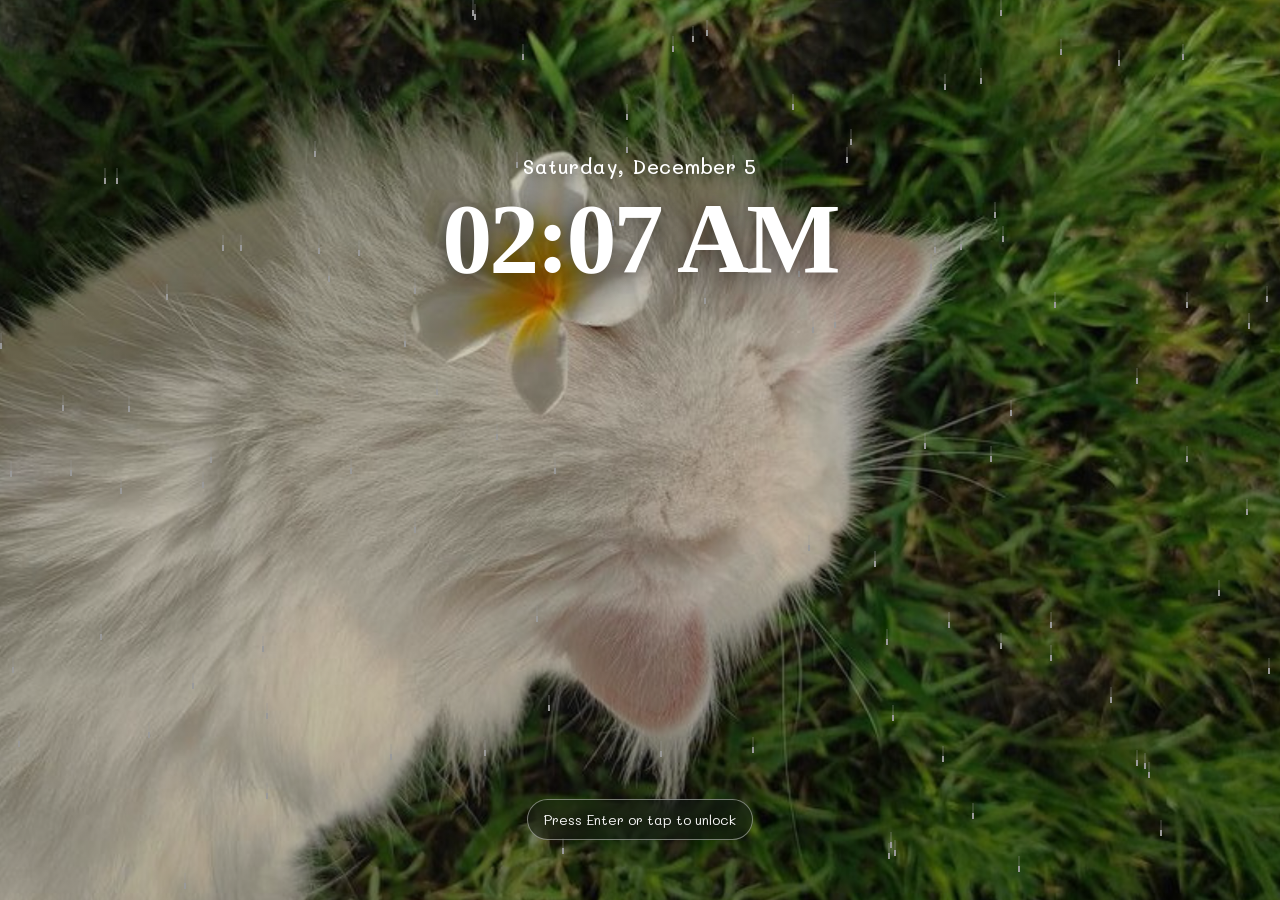
<file: index.html>
<!DOCTYPE html>
<html lang="en">
<head>
  <meta charset="UTF-8">
  <meta name="viewport" content="width=device-width, initial-scale=1.0">
  <title>ShimmerOS</title>
  <link rel="stylesheet" href="assets/css/themes.css">
  <link rel="stylesheet" href="assets/css/lockscreen.css">
  <link rel="stylesheet" href="assets/css/base.css">
  <script>
    // Load saved theme
    const savedTheme = localStorage.getItem('ShimmerOS_theme') || 'lavender-light';
    document.documentElement.setAttribute('data-theme', savedTheme);
  </script>
</head>
<body class="lockscreen">

  <!-- Background wallpaper -->
  <div class="lockscreen-bg" id="lockscreenBg"></div>

  <!-- Center content -->
  <div class="lockscreen-center">
    <div class="date-display" id="dateDisplay">Friday, August 18</div>
    <div class="time-display" id="time">9:41</div>
  </div>

    <!-- Bottom section -->
    <div class="lockscreen-bottom">
        <button class="hint" id="unlockButton" type="button">Press Enter or tap to unlock</button>
    </div>

  <script src="assets/js/lockscreen.js"></script>
  <script src="assets/js/rain.js"></script>
</body>
</html>
</file>
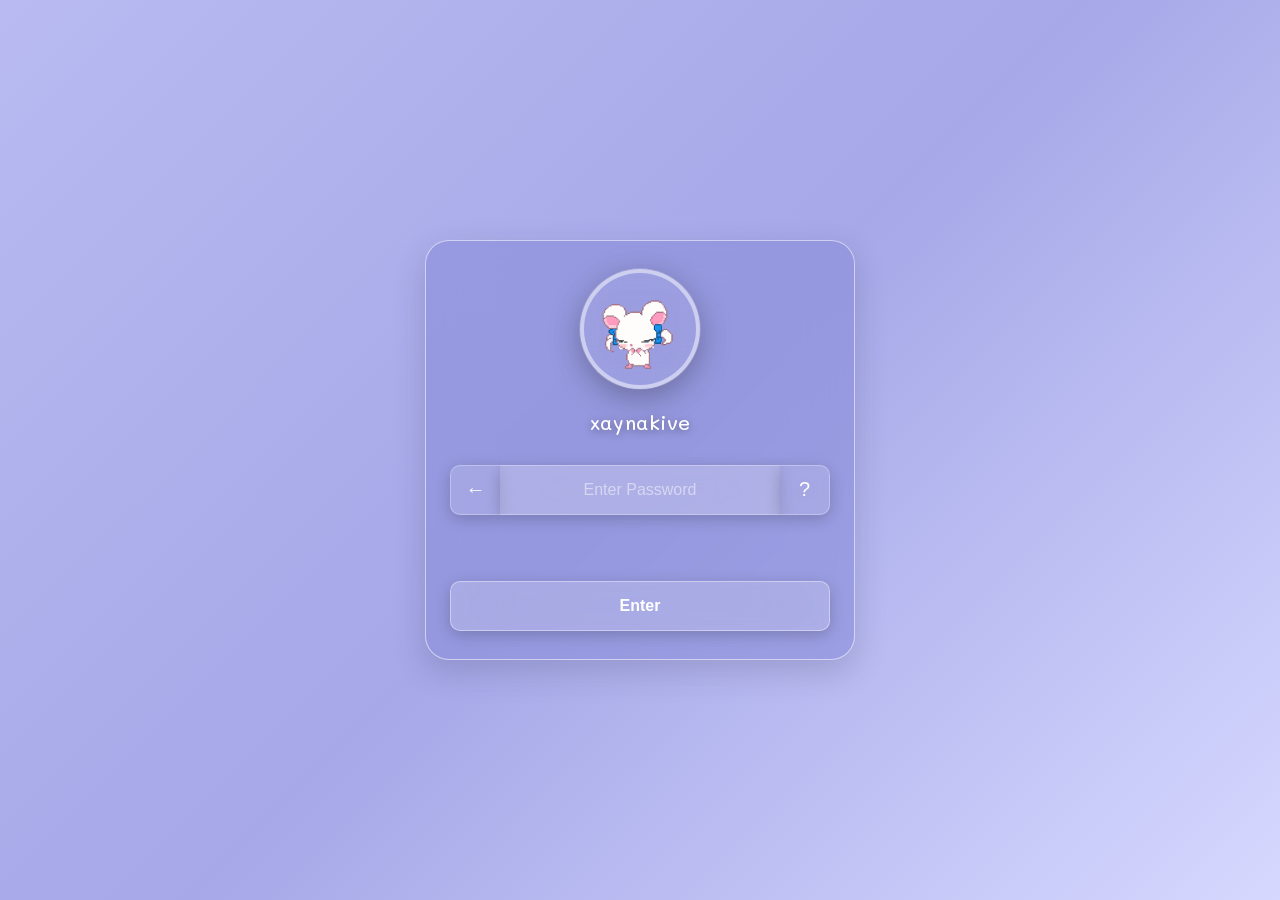
<file: login/index.html>
<!DOCTYPE html>
<html lang="en">
<head>
  <meta charset="UTF-8">
  <meta name="viewport" content="width=device-width, initial-scale=1.0">
  <title>Login - ShimmerOS</title>
  <link rel="stylesheet" href="../assets/css/themes.css">
  <link rel="stylesheet" href="../assets/css/login.css">
  <link rel="stylesheet" href="../assets/css/base.css">
  <script>
    // Load saved theme
    const savedTheme = localStorage.getItem('ShimmerOS_theme') || 'lavender-light';
    document.documentElement.setAttribute('data-theme', savedTheme);
  </script>
</head>
<body class="login">

  <!-- Background -->
  <div class="login-bg"></div>

  <!-- Login box -->
  <div class="login-box">
    <img src="../assets/imgs/userdata/hamster.gif" class="pfp" alt="User">
    
    <div class="username">xaynakive</div>
    
    <div class="password-container">
      <button class="back-btn" onclick="window.location.href='../index.html'">
        <span>←</span>
      </button>
      
      <input 
        type="password" 
        id="password" 
        class="password-input" 
        placeholder="Enter Password"
        autocomplete="off"
      >
      
      <button class="hint-btn">
        <span>? </span>
      </button>
    </div>
    <p class="login-status" id="loginStatus" role="status" aria-live="polite"></p>
    <button class="enter-btn" onclick="checkLogin()">Enter</button>
  </div>

  <script src="../assets/js/login.js"></script>
</body>
</html>
</file>
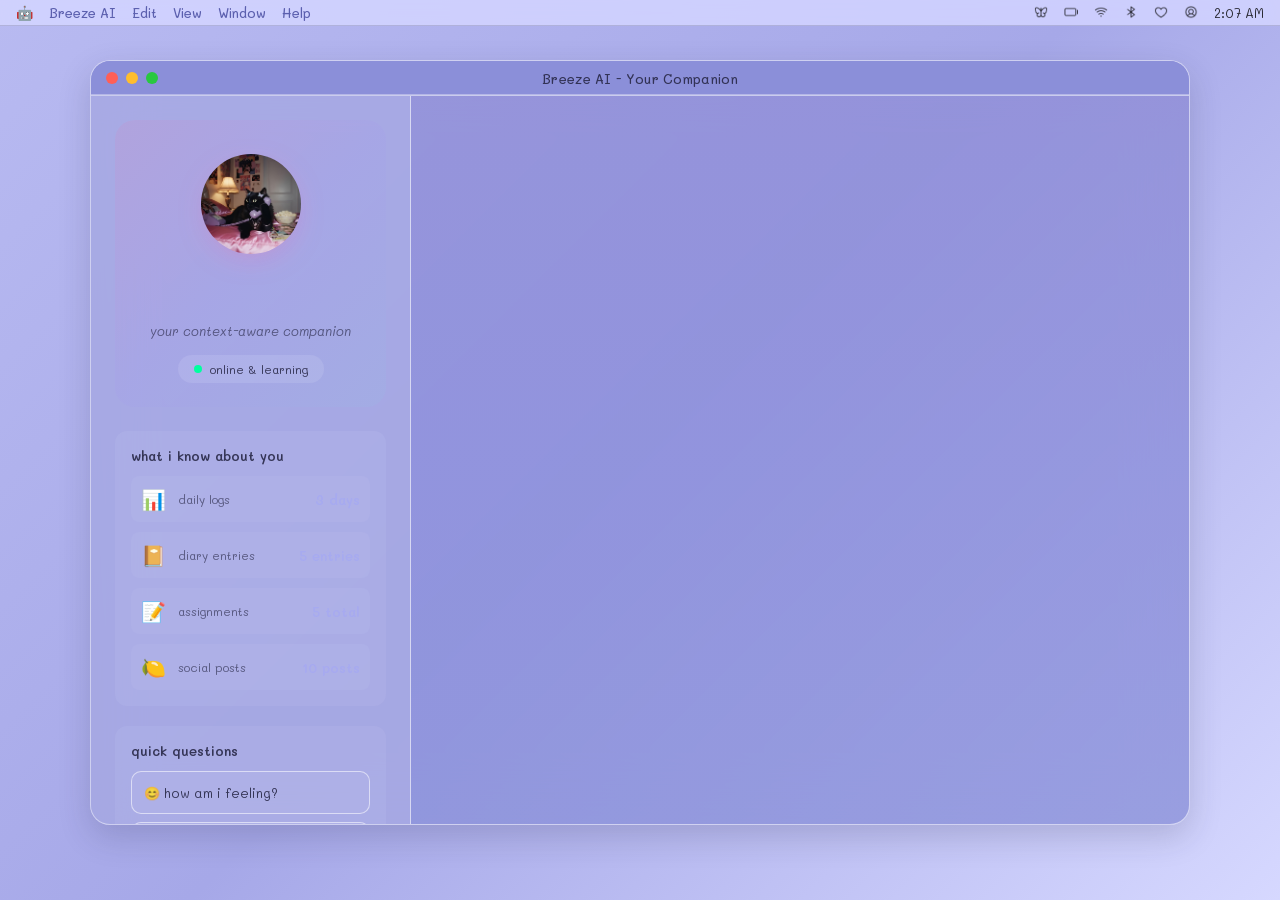
<file: apps/breeze/index.html>
<!DOCTYPE html>
<html lang="en">
<head>
    <meta charset="UTF-8">
    <meta name="viewport" content="width=device-width, initial-scale=1.0">
    <title>Breeze AI - ShimmerOS</title>
    <link rel="stylesheet" href="../../assets/css/themes.css">
    <link rel="stylesheet" href="../../assets/css/base.css">
    <link rel="stylesheet" href="../../assets/css/breeze.css">
    <script>
        const savedTheme = localStorage.getItem('ShimmerOS_theme') || 'lavender-light';
        document.documentElement.setAttribute('data-theme', savedTheme);
    </script>
</head>
<body>
        <!-- MENU BAR -->
    <div class="menu-bar">
        <div class="menu-left">
            <span class="menu-logo">🤖</span>
            <span class="menu-item">Breeze AI</span>
            <span class="menu-item">Edit</span>
            <span class="menu-item">View</span>
            <span class="menu-item">Window</span>
            <span class="menu-item">Help</span>
        </div>
        <div class="menu-right">
            <span class="menu-icon"><img src="../../assets/imgs/system-icons/butterfly.png" class="menu-img" alt="Butterfly"></span>
            <span class="menu-icon"><img src="../../assets/imgs/system-icons/battery-empty.png" class="menu-img" alt="Battery"></span>
            <span class="menu-icon"><img src="../../assets/imgs/system-icons/wifi-high.png" class="menu-img" alt="WiFi"></span>
            <span class="menu-icon"><img src="../../assets/imgs/system-icons/bluetooth.png" class="menu-img" alt="Bluetooth"></span>
            <span class="menu-icon"><img src="../../assets/imgs/system-icons/heart.png" class="menu-img" alt="Heart"></span>
            <span class="menu-icon"><img src="../../assets/imgs/system-icons/user-circle.png" class="menu-img" alt="User"></span>
            <span class="menu-icon" id="menuTime">Loading...</span>
        </div>
    </div>

    <!-- BREEZE WINDOW -->
    <div class="window" style="width: 1100px; max-height: 85vh;">
        <div class="window-bar">
            <div class="window-controls">
                <button class="control-btn close" onclick="window.location.href='../../home/index.html'"></button>
                <button class="control-btn minimize"></button>
                <button class="control-btn maximize"></button>
            </div>
            <span class="window-title">Breeze AI - Your Companion</span>
        </div>

        <div class="app-content">
            <div class="breeze-layout">
                
                <!-- LEFT SIDEBAR -->
                <div class="breeze-sidebar">
                    <!-- BREEZE AVATAR -->
                    <div class="breeze-avatar-card">
                        <div class="breeze-avatar">
                            <div class="avatar-center"><img src="../../assets/imgs/userdata/pfp.png" style="width: 100px; border-radius: 50%;"></div>
                        </div>
                        <h3 class="breeze-name">breeze</h3>
                        <p class="breeze-tagline">your context-aware companion</p>
                        <div class="breeze-status">
                            <span class="status-dot"></span>
                            <span class="status-text">online & learning</span>
                        </div>
                    </div>

                    <!-- CONTEXT INFO -->
                    <div class="context-card">
                        <h4 class="context-title">what i know about you</h4>
                        <div class="context-items">
                            <div class="context-item">
                                <span class="context-icon">📊</span>
                                <div class="context-info">
                                    <span class="context-label">daily logs</span>
                                    <span class="context-value" id="contextLogs">--</span>
                                </div>
                            </div>
                            <div class="context-item">
                                <span class="context-icon">📔</span>
                                <div class="context-info">
                                    <span class="context-label">diary entries</span>
                                    <span class="context-value" id="contextEntries">--</span>
                                </div>
                            </div>
                            <div class="context-item">
                                <span class="context-icon">📝</span>
                                <div class="context-info">
                                    <span class="context-label">assignments</span>
                                    <span class="context-value" id="contextAssignments">--</span>
                                </div>
                            </div>
                            <div class="context-item">
                                <span class="context-icon">🍋</span>
                                <div class="context-info">
                                    <span class="context-label">social posts</span>
                                    <span class="context-value" id="contextPosts">--</span>
                                </div>
                            </div>
                        </div>
                    </div>

                    <!-- QUICK PROMPTS -->
                    <div class="quick-prompts">
                        <h4 class="prompts-title">quick questions</h4>
                        <button class="prompt-btn" onclick="sendToBotpress('How am I feeling today?')">
                            😊 how am i feeling?  
                        </button>
                        <button class="prompt-btn" onclick="sendToBotpress('Why does my stomach hurt?')">
                            🤕 why stomach pain?
                        </button>
                        <button class="prompt-btn" onclick="sendToBotpress('What assignments are due? ')">
                            📚 assignments due?
                        </button>
                        <button class="prompt-btn" onclick="sendToBotpress('Am I spending too much time on social media?')">
                            📱 screen time check?  
                        </button>
                        <button class="prompt-btn" onclick="sendToBotpress('What should I work on today?')">
                            ✨ what to focus on?
                        </button>
                    </div>
                </div>

                <!-- BOTPRESS IFRAME -->
                <div class="chat-container">
                    <iframe 
                        id="botpressFrame"
                        src="https://cdn.botpress.cloud/webchat/v3.5/shareable.html?configUrl=https://files.bpcontent.cloud/2025/12/21/19/20251221191004-TJQN419F.json"
                        style="
                            width: 100%;
                            height: 100%;
                            border: none;
                            background: transparent;
                        "
                        allow="microphone; camera"
                    ></iframe>
                </div>

            </div>
        </div>
    </div>

    <script src="../../assets/js/themes.js"></script>
    <script src="../../assets/js/breeze.js"></script>
    
    <script>
        // Send quick prompts to iframe
        function sendToBotpress(message) {
            const iframe = document.getElementById('botpressFrame');
            if (iframe && iframe.contentWindow) {
                iframe.contentWindow.postMessage({
                    type: 'sendMessage',
                    text: message
                }, '*');
            }
        }
        
        // Update time
        function updateTime() {
            const now = new Date();
            const timeString = now.toLocaleTimeString('en-US', { 
                hour: 'numeric', 
                minute:  '2-digit',
                hour12: true 
            });
            document.getElementById('menuTime').textContent = timeString;
        }
        setInterval(updateTime, 1000);
        updateTime();
        
        // Load context stats
        async function loadContext() {
            try {
                const [catLogs, memoir, lemonure, Echoura] = await Promise.all([
                    fetch('../../assets/data/cat_logs.json').then(r => r.json()).catch(() => null),
                    fetch('../../assets/data/memoir_entries.json').then(r => r.json()).catch(() => null),
                    fetch('../../assets/data/lemonure_data.json').then(r => r.json()).catch(() => null),
                    fetch('../../assets/data/echoura_assignments.json').then(r => r.json()).catch(() => null)
                ]);
                
                document.getElementById('contextLogs').textContent = `${catLogs?.logs?.length || 0} days`;
                document.getElementById('contextEntries').textContent = `${memoir?.entries?.length || 0} entries`;
                document.getElementById('contextPosts').textContent = `${lemonure?.feed?.length || 0} posts`;
                
                let count = 0;
                Echoura?.courses?.forEach(c => count += c.assignments?.length || 0);
                document.getElementById('contextAssignments').textContent = `${count} total`;
            } catch (e) {
                console.error('Error loading context:', e);
            }
        }
        loadContext();
    </script>
</body>
</html>
</file>
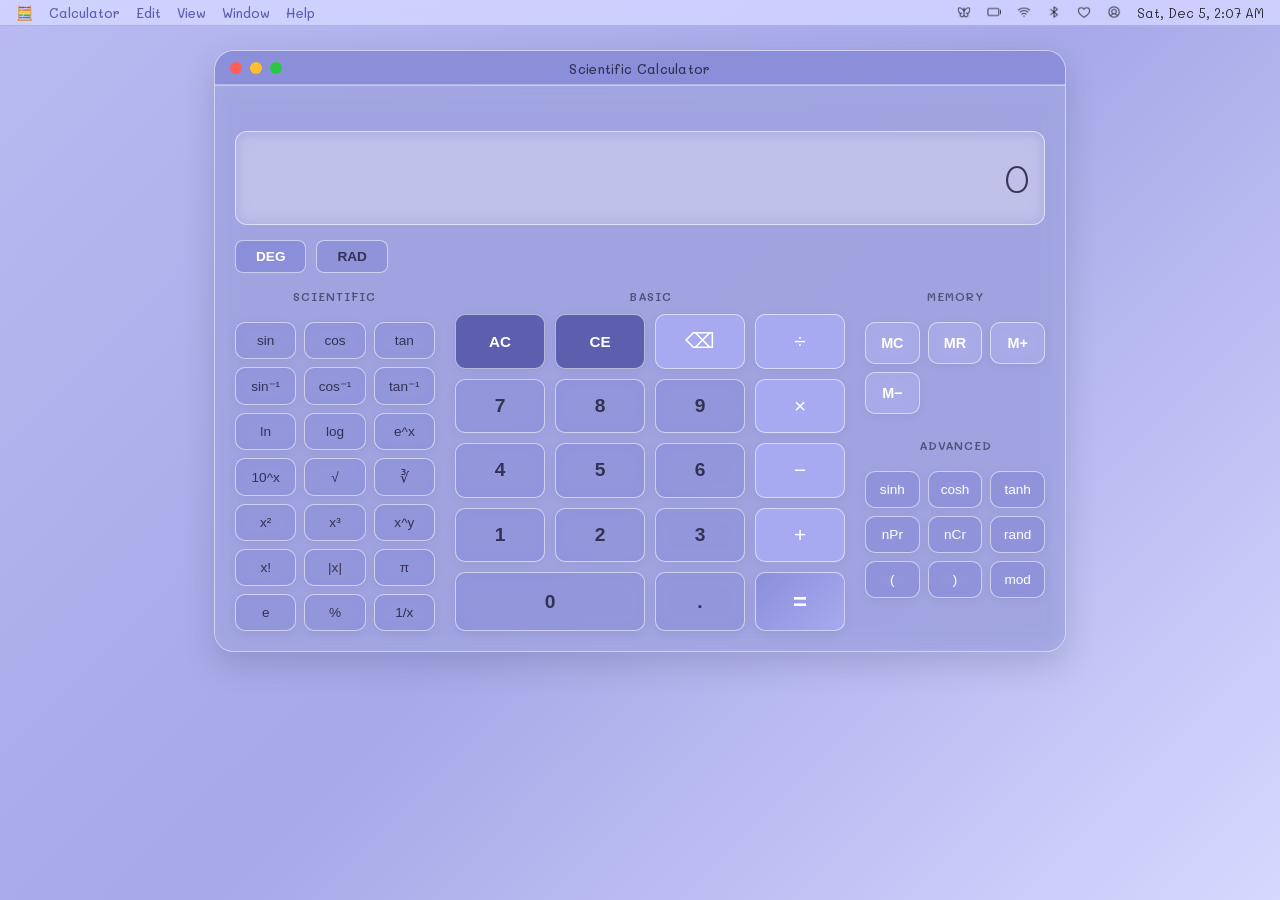
<file: apps/calculator/index.html>
<!DOCTYPE html>
<html lang="en">
<head>
  <meta charset="UTF-8">
  <meta name="viewport" content="width=device-width, initial-scale=1.0">
  <title>ShimmerOS > Scientific Calculator</title>
  <link rel="stylesheet" href="../../assets/css/themes.css"> 
  <link rel="stylesheet" href="../../assets/css/base.css">
  <link rel="stylesheet" href="../../assets/css/calculator.css">
  <script>
    // Load saved theme
    const savedTheme = localStorage.getItem('ShimmerOS_theme') || 'lavender-light';
    document.documentElement.setAttribute('data-theme', savedTheme);
  </script>
</head>
<body>
    <!-- MENU BAR -->
    <div class="menu-bar">
        <div class="menu-left">
            <span class="menu-logo">🧮</span>
            <span class="menu-item">Calculator</span>
            <span class="menu-item">Edit</span>
            <span class="menu-item">View</span>
            <span class="menu-item">Window</span>
            <span class="menu-item">Help</span>
        </div>
        <div class="menu-right">
            <span class="menu-icon"><img src="../../assets/imgs/system-icons/butterfly.png" class="menu-img" alt="Butterfly"></span>
            <span class="menu-icon"><img src="../../assets/imgs/system-icons/battery-empty.png" class="menu-img" alt="Battery"></span>
            <span class="menu-icon"><img src="../../assets/imgs/system-icons/wifi-high.png" class="menu-img" alt="WiFi"></span>
            <span class="menu-icon"><img src="../../assets/imgs/system-icons/bluetooth.png" class="menu-img" alt="Bluetooth"></span>
            <span class="menu-icon"><img src="../../assets/imgs/system-icons/heart.png" class="menu-img" alt="Heart"></span>
            <span class="menu-icon"><img src="../../assets/imgs/system-icons/user-circle.png" class="menu-img" alt="User"></span>
            <span class="menu-icon" id="menuTime">Loading...</span>
        </div>
    </div>

    <!-- CALCULATOR WINDOW -->
    <div class="window">
      <!-- Window title bar -->
      <div class="window-bar">
        <div class="window-controls">
          <button class="control-btn close" onclick="window.location.href='../../home/index.html'" title="Close"></button>
          <button class="control-btn minimize" title="Minimize"></button>
          <button class="control-btn maximize" id="maximizeBtn" title="Maximize"></button>
        </div>
        <div class="window-title">Scientific Calculator</div>
      </div>

      <!-- Calculator body -->
      <div class="calculator">
        <!-- Display -->
        <div class="display-container">
          <div id="history" class="history"></div>
          <div id="display" class="display">0</div>
        </div>

        <!-- Mode Toggle -->
        <div class="mode-toggle">
          <button id="degBtn" class="mode-btn active">DEG</button>
          <button id="radBtn" class="mode-btn">RAD</button>
          <div class="memory-display" id="memoryDisplay"></div>
        </div>

        <!-- Main Calculator Grid -->
        <div class="calc-grid">
          
          <!-- SCIENTIFIC FUNCTIONS (Left Column) -->
          <div class="scientific-section">
            <h3 class="section-title">Scientific</h3>
            
            <button class="btn sci-btn" data-func="sin">sin</button>
            <button class="btn sci-btn" data-func="cos">cos</button>
            <button class="btn sci-btn" data-func="tan">tan</button>
            
            <button class="btn sci-btn" data-func="asin">sin⁻¹</button>
            <button class="btn sci-btn" data-func="acos">cos⁻¹</button>
            <button class="btn sci-btn" data-func="atan">tan⁻¹</button>
            
            <button class="btn sci-btn" data-func="ln">ln</button>
            <button class="btn sci-btn" data-func="log">log</button>
            <button class="btn sci-btn" data-func="exp">e^x</button>
            
            <button class="btn sci-btn" data-func="pow10">10^x</button>
            <button class="btn sci-btn" data-func="sqrt">√</button>
            <button class="btn sci-btn" data-func="cbrt">∛</button>
            
            <button class="btn sci-btn" data-func="square">x²</button>
            <button class="btn sci-btn" data-func="cube">x³</button>
            <button class="btn sci-btn" data-func="power">x^y</button>
            
            <button class="btn sci-btn" data-func="factorial">x! </button>
            <button class="btn sci-btn" data-func="abs">|x|</button>
            <button class="btn sci-btn" data-func="pi">π</button>
            
            <button class="btn sci-btn" data-func="e">e</button>
            <button class="btn sci-btn" data-func="percent">%</button>
            <button class="btn sci-btn" data-func="reciprocal">1/x</button>
          </div>

          <!-- BASIC OPERATIONS (Center Column) -->
          <div class="basic-section">
            <h3 class="section-title">Basic</h3>
            
            <div class="basic-buttons">
              <!-- Row 1 -->
              <button class="btn clear-btn" id="ac">AC</button>
              <button class="btn clear-btn" id="ce">CE</button>
              <button class="btn op-btn" id="backspace">⌫</button>
              <button class="btn op-btn" data-value="/">÷</button>
              
              <!-- Row 2 -->
              <button class="btn num-btn" data-value="7">7</button>
              <button class="btn num-btn" data-value="8">8</button>
              <button class="btn num-btn" data-value="9">9</button>
              <button class="btn op-btn" data-value="*">×</button>
              
              <!-- Row 3 -->
              <button class="btn num-btn" data-value="4">4</button>
              <button class="btn num-btn" data-value="5">5</button>
              <button class="btn num-btn" data-value="6">6</button>
              <button class="btn op-btn" data-value="-">−</button>
              
              <!-- Row 4 -->
              <button class="btn num-btn" data-value="1">1</button>
              <button class="btn num-btn" data-value="2">2</button>
              <button class="btn num-btn" data-value="3">3</button>
              <button class="btn op-btn" data-value="+">+</button>
              
              <!-- Row 5 -->
              <button class="btn num-btn" data-value="0" style="grid-column: span 2;">0</button>
              <button class="btn num-btn" data-value=".">.</button>
              <button class="btn equal-btn" id="equals">=</button>
            </div>
          </div>

          <!-- MEMORY & ADVANCED (Right Column) -->
          <div class="memory-section">
            <h3 class="section-title">Memory</h3>
            
            <button class="btn mem-btn" id="mc">MC</button>
            <button class="btn mem-btn" id="mr">MR</button>
            <button class="btn mem-btn" id="mplus">M+</button>
            <button class="btn mem-btn" id="mminus">M−</button>
            
            <h3 class="section-title" style="margin-top: 15px;">Advanced</h3>
            
            <button class="btn adv-btn" data-func="sinh">sinh</button>
            <button class="btn adv-btn" data-func="cosh">cosh</button>
            <button class="btn adv-btn" data-func="tanh">tanh</button>
            
            <button class="btn adv-btn" data-func="nPr">nPr</button>
            <button class="btn adv-btn" data-func="nCr">nCr</button>
            <button class="btn adv-btn" data-func="rand">rand</button>
            
            <button class="btn adv-btn" data-func="leftParen">(</button>
            <button class="btn adv-btn" data-func="rightParen">)</button>
            <button class="btn adv-btn" data-func="mod">mod</button>
          </div>

        </div>
      </div>
    </div>

  <script src="../../assets/js/calculator.js"></script>
</body>
</html>
</file>
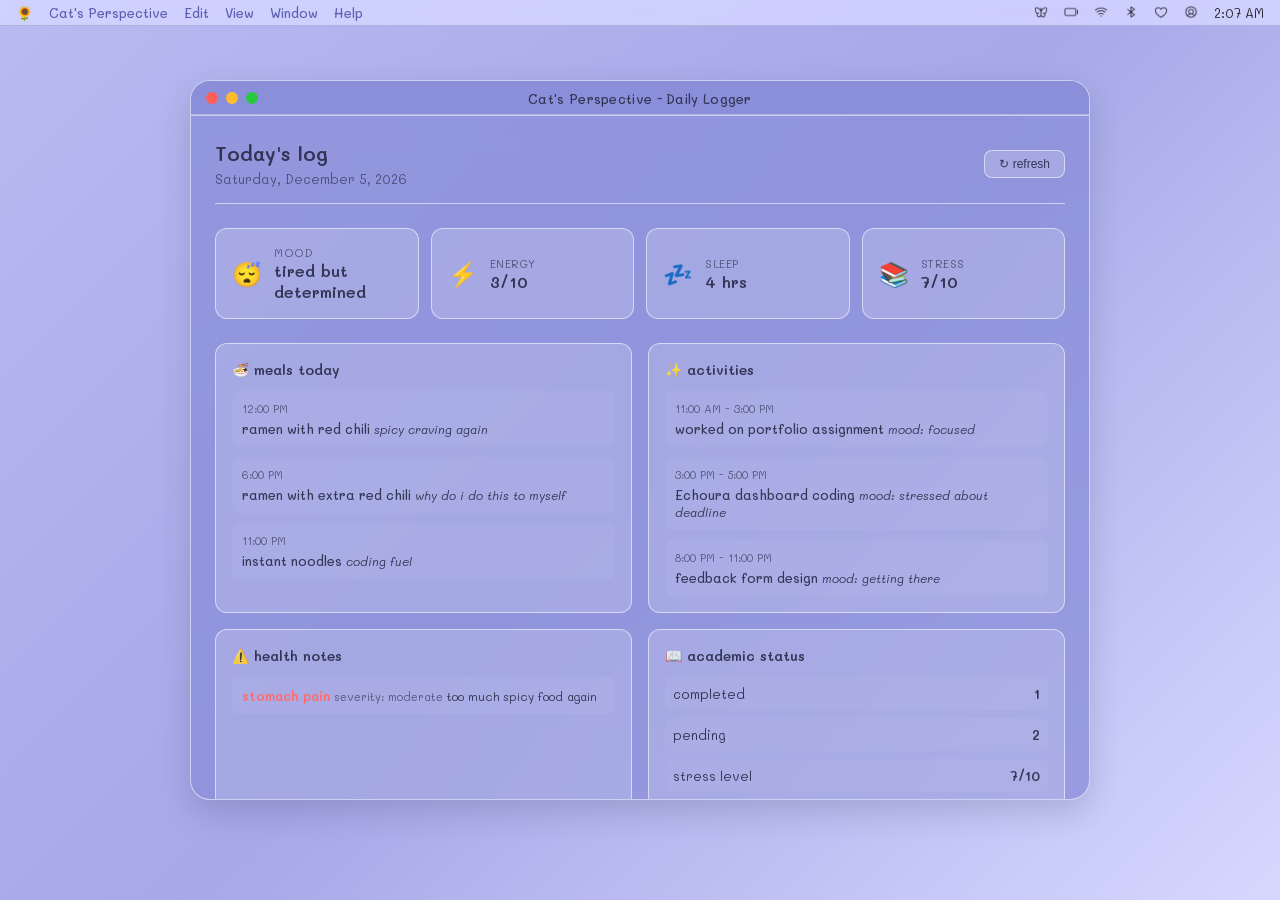
<file: apps/cats-perspective/index.html>
<!DOCTYPE html>
<html lang="en">
<head>
    <meta charset="UTF-8">
    <meta name="viewport" content="width=device-width, initial-scale=1.0">
    <title>Cat's Perspective > ShimmerOS</title>
    <link rel="stylesheet" href="../../assets/css/themes.css">
    <link rel="stylesheet" href="../../assets/css/base.css">
    <link rel="stylesheet" href="../../assets/css/cats-perspective.css">
    <script>
        const savedTheme = localStorage.getItem('ShimmerOS_theme') || 'lavender-light';
        document.documentElement.setAttribute('data-theme', savedTheme);
    </script>
</head>
<body>
    <!-- MENU BAR -->
    <div class="menu-bar">
        <div class="menu-left">
            <span class="menu-logo">🌻</span>
            <span class="menu-item">Cat's Perspective</span>
            <span class="menu-item">Edit</span>
            <span class="menu-item">View</span>
            <span class="menu-item">Window</span>
            <span class="menu-item">Help</span>
        </div>
        <div class="menu-right">
            <span class="menu-icon"><img src="../../assets/imgs/system-icons/butterfly.png" class="menu-img" alt="Butterfly"></span>
            <span class="menu-icon"><img src="../../assets/imgs/system-icons/battery-empty.png" class="menu-img" alt="Battery"></span>
            <span class="menu-icon"><img src="../../assets/imgs/system-icons/wifi-high.png" class="menu-img" alt="WiFi"></span>
            <span class="menu-icon"><img src="../../assets/imgs/system-icons/bluetooth.png" class="menu-img" alt="Bluetooth"></span>
            <span class="menu-icon"><img src="../../assets/imgs/system-icons/heart.png" class="menu-img" alt="Heart"></span>
            <span class="menu-icon"><img src="../../assets/imgs/system-icons/user-circle.png" class="menu-img" alt="User"></span>
            <span class="menu-icon" id="menuTime">Loading...</span>
        </div>
    </div>

    <!-- MAIN WINDOW -->
    <div class="window" style="width: 900px; max-height: 80vh;">
        <div class="window-bar">
            <div class="window-controls">
                <button class="control-btn close" onclick="window.location.href='../../home/index.html'"></button>
                <button class="control-btn minimize"></button>
                <button class="control-btn maximize"></button>
            </div>
            <span class="window-title">Cat's Perspective - Daily Logger</span>
        </div>

        <div class="app-content">
            <!-- HEADER -->
            <div class="app-header">
                <div class="header-left">
                    <h2 class="app-title">Today's log</h2>
                    <p class="app-date" id="currentDate">loading...</p>
                </div>
                <div class="header-right">
                    <button class="refresh-btn" onclick="loadTodayData()">↻ refresh</button>
                </div>
            </div>

            <!-- OVERVIEW STATS -->
            <div class="stats-section">
                <div class="stat-card">
                    <div class="stat-icon">😴</div>
                    <div class="stat-info">
                        <span class="stat-label">mood</span>
                        <span class="stat-value" id="todayMood">--</span>
                    </div>
                </div>

                <div class="stat-card">
                    <div class="stat-icon">⚡</div>
                    <div class="stat-info">
                        <span class="stat-label">energy</span>
                        <span class="stat-value" id="todayEnergy">--/10</span>
                    </div>
                </div>

                <div class="stat-card">
                    <div class="stat-icon">💤</div>
                    <div class="stat-info">
                        <span class="stat-label">sleep</span>
                        <span class="stat-value" id="todaySleep">-- hrs</span>
                    </div>
                </div>

                <div class="stat-card">
                    <div class="stat-icon">📚</div>
                    <div class="stat-info">
                        <span class="stat-label">stress</span>
                        <span class="stat-value" id="todayStress">--/10</span>
                    </div>
                </div>
            </div>

            <!-- MAIN CONTENT GRID -->
            <div class="content-grid">
                <!-- MEALS -->
                <div class="content-card">
                    <h3 class="card-title">🍜 meals today</h3>
                    <div class="meals-list" id="mealsList">
                        <p class="loading-text">loading meals...</p>
                    </div>
                </div>

                <!-- ACTIVITIES -->
                <div class="content-card">
                    <h3 class="card-title">✨ activities</h3>
                    <div class="activities-list" id="activitiesList">
                        <p class="loading-text">loading activities...</p>
                    </div>
                </div>

                <!-- SYMPTOMS/HEALTH -->
                <div class="content-card">
                    <h3 class="card-title">⚠️ health notes</h3>
                    <div class="symptoms-list" id="symptomsList">
                        <p class="loading-text">checking health...</p>
                    </div>
                </div>

                <!-- ACADEMIC -->
                <div class="content-card">
                    <h3 class="card-title">📖 academic status</h3>
                    <div class="academic-info" id="academicInfo">
                        <p class="loading-text">loading academic data...</p>
                    </div>
                </div>

                <!-- NOTES -->
                <div class="content-card full-width">
                    <h3 class="card-title">📝 today's notes</h3>
                    <div class="notes-content" id="notesContent">
                        <p class="loading-text">loading notes...</p>
                    </div>
                </div>
            </div>
        </div>
    </div>

    <script src="../../assets/js/themes.js"></script>
    <script src="../../assets/js/cats-perspective.js"></script>
</body>
</html>
</file>
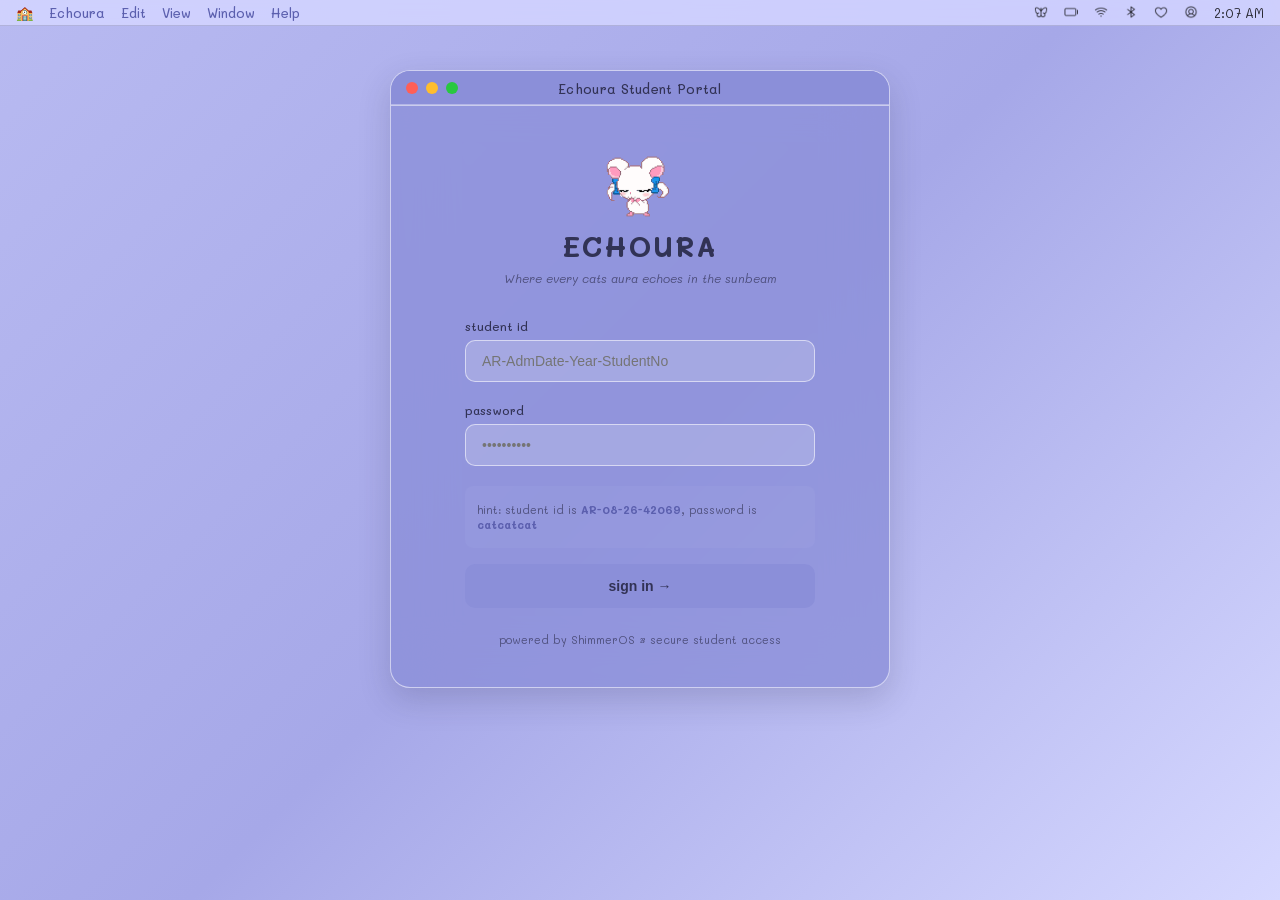
<file: apps/echoura/index.html>
<!DOCTYPE html>
<html lang="en">
<head>
    <meta charset="UTF-8">
    <meta name="viewport" content="width=device-width, initial-scale=1.0">
    <title>Echoura Portal - ShimmerOS</title>
    <link rel="stylesheet" href="../../assets/css/themes.css">
    <link rel="stylesheet" href="../../assets/css/base.css">
    <link rel="stylesheet" href="../../assets/css/echoura.css">
    <script>
        const savedTheme = localStorage.getItem('ShimmerOS_theme') || 'lavender-light';
        document.documentElement.setAttribute('data-theme', savedTheme);
    </script>
</head>
<body>
    <!-- MENU BAR -->
    <div class="menu-bar">
        <div class="menu-left">
            <span class="menu-logo">🏫</span>
            <span class="menu-item">Echoura</span>
            <span class="menu-item">Edit</span>
            <span class="menu-item">View</span>
            <span class="menu-item">Window</span>
            <span class="menu-item">Help</span>
        </div>
        <div class="menu-right">
            <span class="menu-icon"><img src="../../assets/imgs/system-icons/butterfly.png" class="menu-img" alt="Butterfly"></span>
            <span class="menu-icon"><img src="../../assets/imgs/system-icons/battery-empty.png" class="menu-img" alt="Battery"></span>
            <span class="menu-icon"><img src="../../assets/imgs/system-icons/wifi-high.png" class="menu-img" alt="WiFi"></span>
            <span class="menu-icon"><img src="../../assets/imgs/system-icons/bluetooth.png" class="menu-img" alt="Bluetooth"></span>
            <span class="menu-icon"><img src="../../assets/imgs/system-icons/heart.png" class="menu-img" alt="Heart"></span>
            <span class="menu-icon"><img src="../../assets/imgs/system-icons/user-circle.png" class="menu-img" alt="User"></span>
            <span class="menu-icon" id="menuTime">Loading...</span>
        </div>
    </div>

    <!-- LOGIN WINDOW -->
    <div class="window" style="width: 500px; height: auto;">
        <div class="window-bar">
            <div class="window-controls">
                <button class="control-btn close" onclick="window.location.href='../../home/index.html'"></button>
                <button class="control-btn minimize"></button>
                <button class="control-btn maximize"></button>
            </div>
            <span class="window-title">Echoura Student Portal</span>
        </div>

        <div class="login-content">
            <div class="login-header">
                <div class="student-avatar"><img src="../../assets/imgs/userdata/hamster.gif" style="height: 100px;"></div>
                <h2 class="Echoura-title">Echoura</h2>
                <p class="Echoura-subtitle">Where every cats aura echoes in the sunbeam</p>
            </div>

            <form class="login-form" id="loginForm" onsubmit="handleLogin(event)">
                <div class="form-group">
                    <label for="studentId" class="form-label">student id</label>
                    <input 
                        type="text" 
                        id="studentId" 
                        class="form-input" 
                        placeholder="AR-AdmDate-Year-StudentNo"
                        required
                    >
                </div>

                <div class="form-group">
                    <label for="password" class="form-label">password</label>
                    <input 
                        type="password" 
                        id="password" 
                        class="form-input" 
                        placeholder="••••••••••"
                        required
                    >
                </div>

                <div class="form-hint">
                    <p>hint: student id is <strong>AR-08-26-42069</strong>, password is <strong>catcatcat</strong></p>
                </div>

                <button type="submit" class="login-btn">
                    sign in →
                </button>
            </form>

            <div class="login-footer">
                <p>powered by ShimmerOS • secure student access</p>
            </div>
        </div>
    </div>

    <script src="../../assets/js/echoura/login.js"></script>
</body>
</html>
</file>
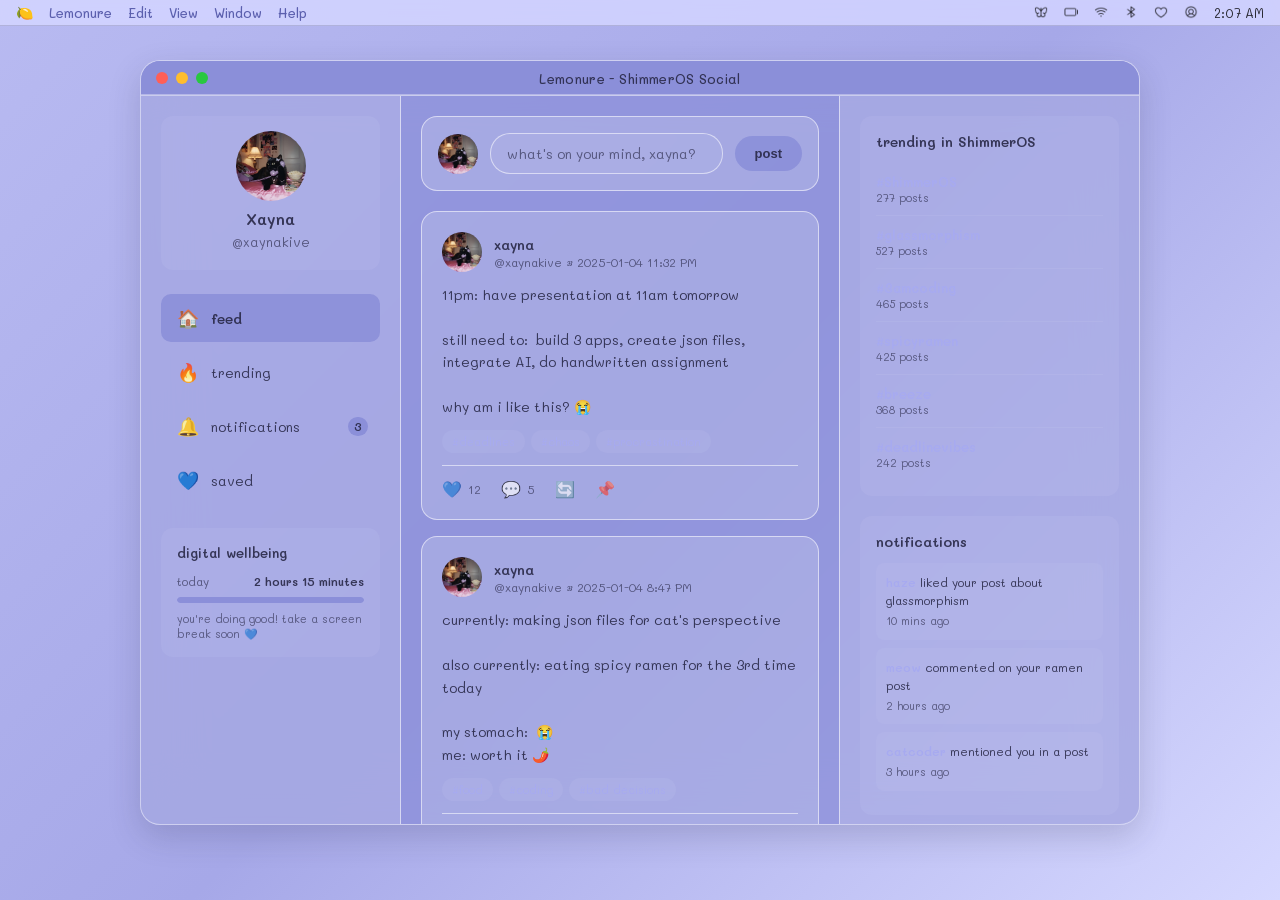
<file: apps/lemonure/index.html>
<!DOCTYPE html>
<html lang="en">
<head>
    <meta charset="UTF-8">
    <meta name="viewport" content="width=device-width, initial-scale=1.0">
    <title>Lemonure - ShimmerOS</title>
    <link rel="stylesheet" href="../../assets/css/themes.css">
    <link rel="stylesheet" href="../../assets/css/base.css">
    <link rel="stylesheet" href="../../assets/css/lemonure.css">
    <script>
        const savedTheme = localStorage.getItem('ShimmerOS_theme') || 'lavender-light';
        document.documentElement.setAttribute('data-theme', savedTheme);
    </script>
</head>
<body>
    <!-- MENU BAR -->
    <div class="menu-bar">
        <div class="menu-left">
            <span class="menu-logo">🍋</span>
            <span class="menu-item">Lemonure</span>
            <span class="menu-item">Edit</span>
            <span class="menu-item">View</span>
            <span class="menu-item">Window</span>
            <span class="menu-item">Help</span>
        </div>
        <div class="menu-right">
            <span class="menu-icon"><img src="../../assets/imgs/system-icons/butterfly.png" class="menu-img" alt="Butterfly"></span>
            <span class="menu-icon"><img src="../../assets/imgs/system-icons/battery-empty.png" class="menu-img" alt="Battery"></span>
            <span class="menu-icon"><img src="../../assets/imgs/system-icons/wifi-high.png" class="menu-img" alt="WiFi"></span>
            <span class="menu-icon"><img src="../../assets/imgs/system-icons/bluetooth.png" class="menu-img" alt="Bluetooth"></span>
            <span class="menu-icon"><img src="../../assets/imgs/system-icons/heart.png" class="menu-img" alt="Heart"></span>
            <span class="menu-icon"><img src="../../assets/imgs/system-icons/user-circle.png" class="menu-img" alt="User"></span>
            <span class="menu-icon" id="menuTime">Loading...</span>
        </div>
    </div>

    <!-- MAIN WINDOW -->
    <div class="window" style="width: 1000px; max-height: 85vh;">
        <div class="window-bar">
            <div class="window-controls">
                <button class="control-btn close" onclick="window.location.href='../../home/index.html'"></button>
                <button class="control-btn minimize"></button>
                <button class="control-btn maximize"></button>
            </div>
            <span class="window-title">Lemonure - ShimmerOS Social</span>
        </div>

        <div class="app-content">
            <!-- MAIN LAYOUT -->
            <div class="lemonure-layout">
                
                <!-- LEFT SIDEBAR -->
                <div class="sidebar">
                    <div class="profile-card">
                        <div class="profile-avatar"><img src="../../assets/imgs/userdata/pfp.png" style="width: 70px; border-radius: 50%;"></div>
                        <h3 class="profile-name">Xayna</h3>
                        <p class="profile-username">@xaynakive</p>
                    </div>

                    <div class="nav-menu">
                        <div class="nav-item active">
                            <span class="nav-icon">🏠</span>
                            <span>feed</span>
                        </div>
                        <div class="nav-item">
                            <span class="nav-icon">🔥</span>
                            <span>trending</span>
                        </div>
                        <div class="nav-item">
                            <span class="nav-icon">🔔</span>
                            <span>notifications</span>
                            <span class="notif-badge">3</span>
                        </div>
                        <div class="nav-item">
                            <span class="nav-icon">💙</span>
                            <span>saved</span>
                        </div>
                    </div>

                    <div class="wellbeing-card">
                        <h4 class="wellbeing-title">digital wellbeing</h4>
                        <div class="wellbeing-stat">
                            <span class="wellbeing-label">today</span>
                            <span class="wellbeing-value" id="timeToday">--</span>
                        </div>
                        <div class="wellbeing-progress">
                            <div class="wellbeing-bar" id="wellbeingBar"></div>
                        </div>
                        <p class="wellbeing-status" id="wellbeingStatus">loading...</p>
                    </div>
                </div>

                <!-- CENTER FEED -->
                <div class="main-feed">
                    <!-- POST COMPOSER -->
                    <div class="composer-card">
                        <div class="composer-avatar"><img src="../../assets/imgs/userdata/pfp.png" style="width: 40px; border-radius: 50%;"></div>
                        <input type="text" class="composer-input" placeholder="what's on your mind, xayna?" id="composeInput">
                        <button class="post-btn" onclick="alert('Post feature coming soon!  💙')">post</button>
                    </div>

                    <!-- FEED -->
                    <div class="feed-container" id="feedContainer">
                        <p class="loading-text">loading feed...</p>
                    </div>
                </div>

                <!-- RIGHT SIDEBAR -->
                <div class="right-sidebar">
                    <!-- TRENDING TAGS -->
                    <div class="trending-card">
                        <h4 class="card-heading">trending in ShimmerOS</h4>
                        <div class="trending-list" id="trendingList">
                            <p class="loading-text">loading...</p>
                        </div>
                    </div>

                    <!-- NOTIFICATIONS -->
                    <div class="notifications-card">
                        <h4 class="card-heading">notifications</h4>
                        <div class="notifications-list" id="notificationsList">
                            <p class="loading-text">loading...</p>
                        </div>
                    </div>
                </div>

            </div>
        </div>
    </div>

    <script src="../../assets/js/themes.js"></script>
    <script src="../../assets/js/lemonure.js"></script>
</body>
</html>
</file>
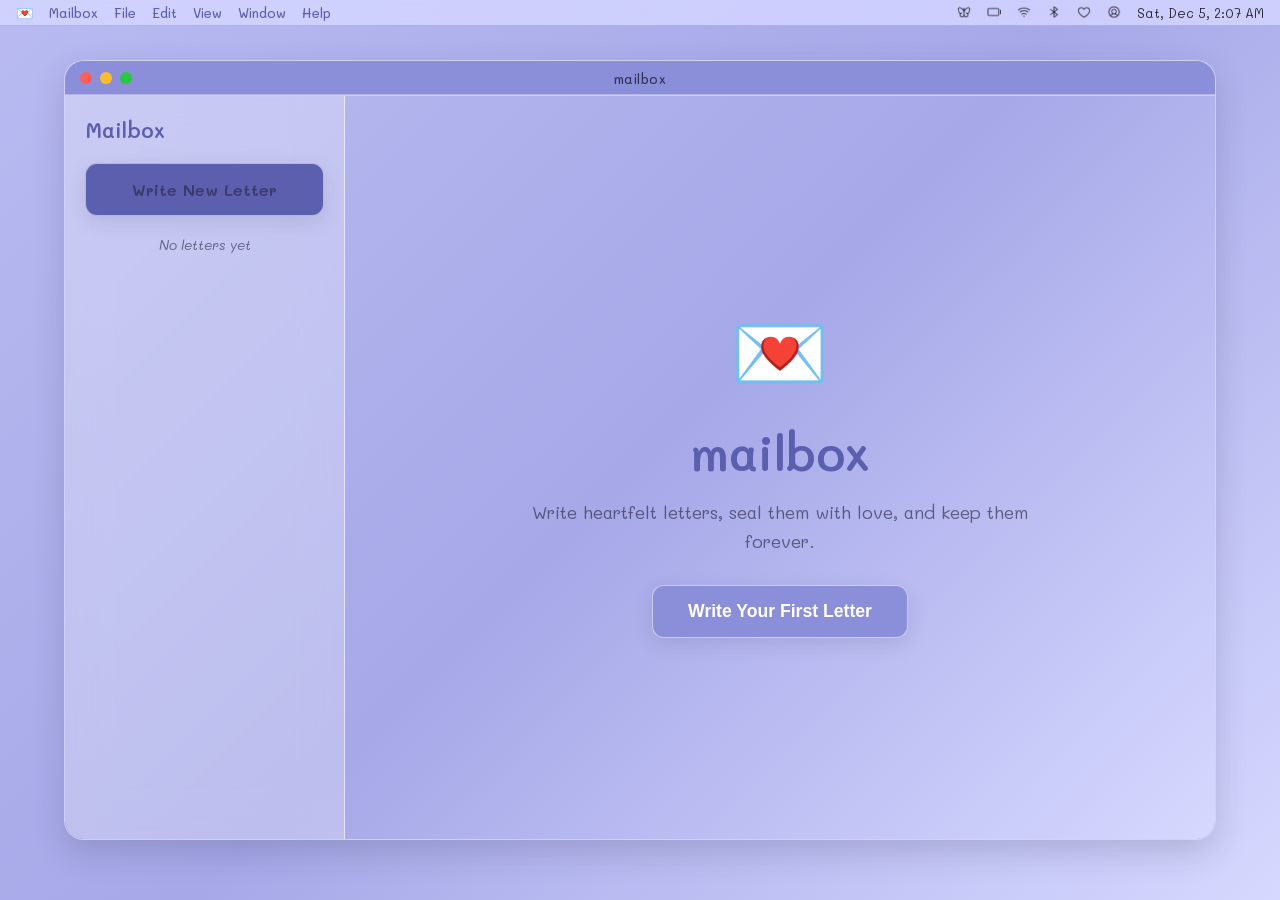
<file: apps/mailbox/index.html>
<!DOCTYPE html>
<html lang="en">
<head>
  <meta charset="UTF-8">
  <meta name="viewport" content="width=device-width, initial-scale=1.0">
  <title>ShimmerOS > Mailbox</title>
  <link rel="stylesheet" href="../../assets/css/themes.css"> 
  <link rel="stylesheet" href="../../assets/css/base.css">
  <link rel="stylesheet" href="../../assets/css/mailbox.css">
  <script>
    // Load saved theme
    const savedTheme = localStorage.getItem('ShimmerOS_theme') || 'lavender-light';
    document.documentElement.setAttribute('data-theme', savedTheme);
  </script>
</head>
<body>
    <!-- MENU BAR -->
    <div class="menu-bar">
        <div class="menu-left">
            <span class="menu-logo">💌</span>
            <span class="menu-item">Mailbox</span>
            <span class="menu-item">File</span>
            <span class="menu-item">Edit</span>
            <span class="menu-item">View</span>
            <span class="menu-item">Window</span>
            <span class="menu-item">Help</span>
        </div>
        <div class="menu-right">
            <span class="menu-icon"><img src="../../assets/imgs/system-icons/butterfly.png" class="menu-img" alt="Butterfly"></span>
            <span class="menu-icon"><img src="../../assets/imgs/system-icons/battery-empty.png" class="menu-img" alt="Battery"></span>
            <span class="menu-icon"><img src="../../assets/imgs/system-icons/wifi-high.png" class="menu-img" alt="WiFi"></span>
            <span class="menu-icon"><img src="../../assets/imgs/system-icons/bluetooth.png" class="menu-img" alt="Bluetooth"></span>
            <span class="menu-icon"><img src="../../assets/imgs/system-icons/heart.png" class="menu-img" alt="Heart"></span>
            <span class="menu-icon"><img src="../../assets/imgs/system-icons/user-circle.png" class="menu-img" alt="User"></span>
            <span class="menu-icon" id="menuTime">Loading...</span>
        </div>
    </div>

      <!-- mailbox WINDOW -->
    <div class="window">
      <!-- Window title bar -->
      <div class="window-bar">
        <div class="window-controls">
          <button class="control-btn close" onclick="window.location.href='../../home/index.html'" title="Close"></button>
          <button class="control-btn minimize" title="Minimize"></button>
          <button class="control-btn maximize" title="Maximize"></button>
        </div>
        <div class="window-title">mailbox</div>
      </div>

        <div class="app-container">
        
        <!-- SIDEBAR -->
        <div class="sidebar">
          <h2 class="sidebar-title">Mailbox</h2>
          
          <button class="new-letter-btn" id="newLetterBtn">
            Write New Letter
          </button>

          <div class="letters-count" id="lettersCount">
            0 letters saved
          </div>

          <div class="saved-letters-list" id="savedLettersList">
            <!-- Saved letters will appear here -->
          </div>
        </div>

        <!-- MAIN CONTENT AREA -->
        <div class="main-content">
          
          <!-- WELCOME SCREEN (shown when no letter is active) -->
          <div class="welcome-screen" id="welcomeScreen">
            <div class="welcome-icon">💌</div>
            <h1 class="welcome-title">mailbox</h1>
            <p class="welcome-text">Write heartfelt letters, seal them with love, and keep them forever.</p>
            <button class="welcome-btn" onclick="document.getElementById('newLetterBtn').click()">
              Write Your First Letter
            </button>
          </div>

          <!-- WRITE LETTER VIEW -->
          <div class="write-view hidden" id="writeView">
            <div class="paper-theme-selector">
              <span class="theme-label">Paper Theme:</span>
              <button class="theme-btn active" data-theme="vintage">Vintage</button>
              <button class="theme-btn" data-theme="floral">Floral</button>
              <button class="theme-btn" data-theme="lavender">Lavender</button>
              <button class="theme-btn" data-theme="rose">Rose</button>
            </div>

            <div class="letter-paper vintage" id="letterPaper">
              <div class="paper-header">
                <input type="text" 
                       class="letter-recipient" 
                       id="letterRecipient" 
                       placeholder="To:  Myself"
                       maxlength="50">
                <div class="letter-date" id="letterDate"></div>
              </div>

              <textarea class="letter-content" 
                        id="letterContent" 
                        placeholder="Start writing your letter here... Write from your heart. This is your private space.
                        "></textarea>

              <div class="paper-footer">
                <input type="text" 
                       class="letter-signature" 
                       id="letterSignature" 
                       placeholder="Anonymous"
                       maxlength="30">
              </div>
            </div>

            <div class="write-actions">
              <button class="action-btn cancel-btn" id="cancelBtn">
                Cancel
              </button>
              <button class="action-btn save-btn" id="saveBtn">
                <span class="btn-icon">💌</span>
                Seal & Save Letter
              </button>
            </div>
          </div>

          <!-- READ LETTER VIEW -->
          <div class="read-view hidden" id="readView">
            <!-- Envelope (closed) -->
            <div class="envelope-container" id="envelopeContainer">
              <div class="envelope">
                <div class="envelope-flap"></div>
                <div class="envelope-body">
                  <div class="envelope-to" id="envelopeTo">To: My Dearest</div>
                  <div class="wax-seal">
                    <div class="seal-letter" id="sealLetter">L</div>
                  </div>
                </div>
              </div>
              <button class="open-btn" id="openEnvelopeBtn">
                Click to Open
              </button>
            </div>

            <!-- Opened Letter -->
            <div class="opened-letter hidden" id="openedLetter">
              <div class="letter-paper-read" id="letterPaperRead">
                <div class="paper-header">
                  <div class="letter-recipient-read" id="letterRecipientRead"></div>
                  <div class="letter-date-read" id="letterDateRead"></div>
                </div>

                <div class="letter-content-read" id="letterContentRead"></div>

                <div class="paper-footer">
                  <div class="letter-signature-read" id="letterSignatureRead"></div>
                </div>
              </div>

              <div class="read-actions">
                <button class="action-btn delete-btn" id="deleteBtn">
                  Delete Letter
                </button>
                <button class="action-btn close-letter-btn" id="closeLetterBtn">
                  Close
                </button>
              </div>
            </div>
          </div>

        </div>
      </div>
    </div>

  <script src="../../assets/js/mailbox.js"></script>
</body>
</html>
</file>
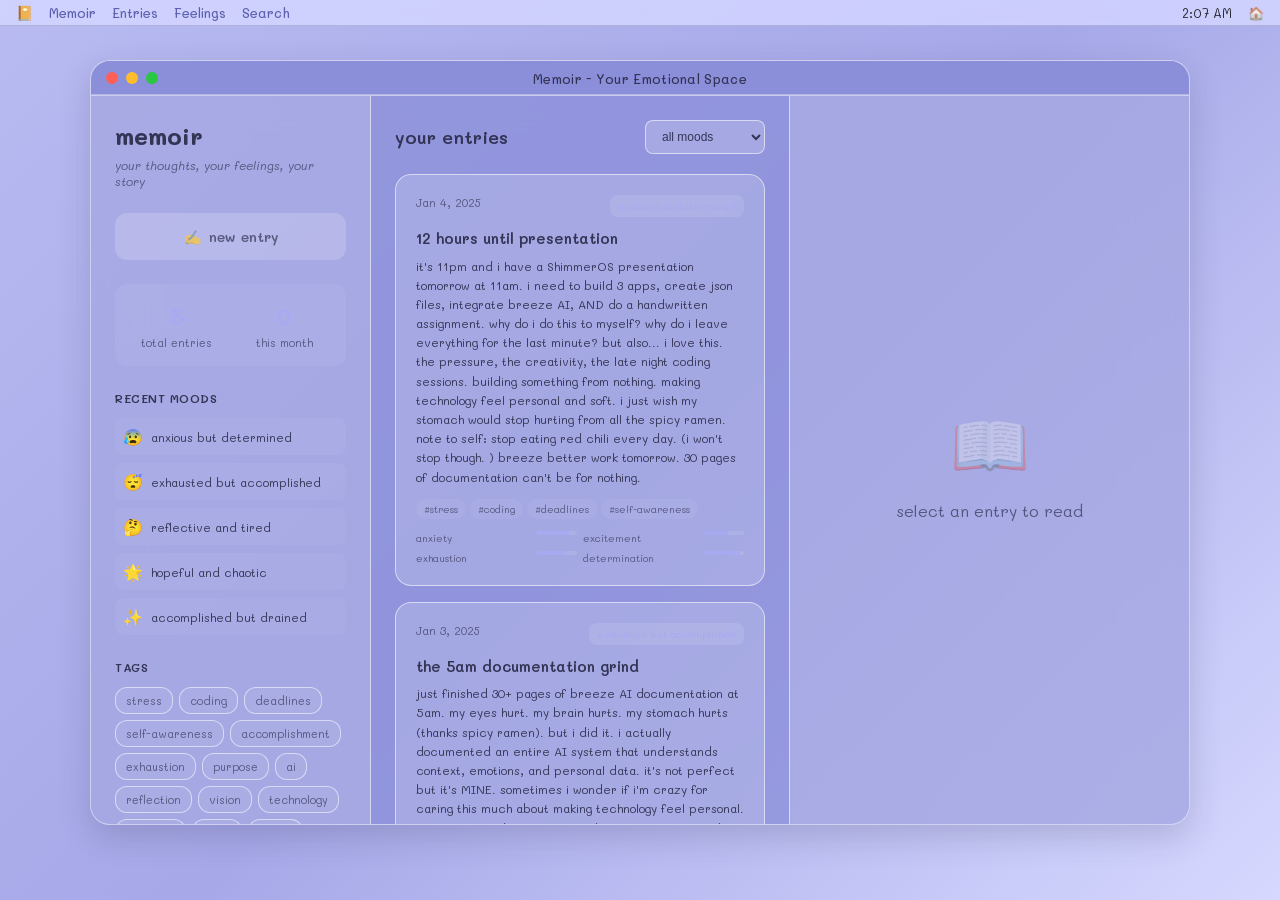
<file: apps/memoir/index.html>
<!DOCTYPE html>
<html lang="en">
<head>
    <meta charset="UTF-8">
    <meta name="viewport" content="width=device-width, initial-scale=1.0">
    <title>Memoir - ShimmerOS</title>
    <link rel="stylesheet" href="../../assets/css/themes.css">
    <link rel="stylesheet" href="../../assets/css/base.css">
    <link rel="stylesheet" href="../../assets/css/memoir.css">
    <script>
        const savedTheme = localStorage.getItem('ShimmerOS_theme') || 'lavender-light';
        document.documentElement.setAttribute('data-theme', savedTheme);
    </script>
</head>
<body>
    <!-- MENU BAR -->
    <div class="menu-bar">
        <div class="menu-left">
            <span class="menu-logo">📔</span>
            <span class="menu-item">Memoir</span>
            <span class="menu-item">Entries</span>
            <span class="menu-item">Feelings</span>
            <span class="menu-item">Search</span>
        </div>
        <div class="menu-right">
            <span class="menu-icon" id="menuTime">Loading...</span>
            <span class="menu-icon" onclick="window.location.href='../../home/index.html'">🏠</span>
        </div>
    </div>

    <!-- MAIN WINDOW -->
    <div class="window" style="width: 1100px; max-height: 85vh;">
        <div class="window-bar">
            <div class="window-controls">
                <button class="control-btn close" onclick="window.location.href='../../home/index.html'"></button>
                <button class="control-btn minimize"></button>
                <button class="control-btn maximize"></button>
            </div>
            <span class="window-title">Memoir - Your Emotional Space</span>
        </div>

        <div class="app-content">
            <!-- LAYOUT -->
            <div class="memoir-layout">
                
                <!-- LEFT SIDEBAR -->
                <div class="sidebar">
                    <div class="sidebar-header">
                        <h2 class="app-title">memoir</h2>
                        <p class="app-tagline">your thoughts, your feelings, your story</p>
                    </div>

                    <button class="new-entry-btn" onclick="alert('New entry feature coming soon!  💙')">
                        <span>✍️</span>
                        <span>new entry</span>
                    </button>

                    <div class="stats-card">
                        <div class="stat-item">
                            <span class="stat-number" id="totalEntries">--</span>
                            <span class="stat-label">total entries</span>
                        </div>
                        <div class="stat-item">
                            <span class="stat-number" id="thisMonth">--</span>
                            <span class="stat-label">this month</span>
                        </div>
                    </div>

                    <div class="mood-overview">
                        <h4 class="section-heading">recent moods</h4>
                        <div class="mood-list" id="moodList">
                            <p class="loading-text">loading...</p>
                        </div>
                    </div>

                    <div class="tags-cloud">
                        <h4 class="section-heading">tags</h4>
                        <div class="tags-container" id="tagsContainer">
                            <p class="loading-text">loading...</p>
                        </div>
                    </div>
                </div>

                <!-- MAIN CONTENT -->
                <div class="main-content">
                    <!-- ENTRIES GRID -->
                    <div class="entries-header">
                        <h3 class="entries-title">your entries</h3>
                        <select class="filter-select" id="moodFilter">
                            <option value="all">all moods</option>
                            <option value="anxious">anxious</option>
                            <option value="accomplished">accomplished</option>
                            <option value="reflective">reflective</option>
                            <option value="hopeful">hopeful</option>
                        </select>
                    </div>

                    <div class="entries-grid" id="entriesGrid">
                        <p class="loading-text">loading entries...</p>
                    </div>
                </div>

                <!-- RIGHT PANEL (ENTRY DETAIL) -->
                <div class="detail-panel" id="detailPanel">
                    <div class="detail-placeholder">
                        <div class="placeholder-icon">📖</div>
                        <p>select an entry to read</p>
                    </div>
                </div>

            </div>
        </div>
    </div>

    <script src="../../assets/js/themes.js"></script>
    <script src="../../assets/js/memoir.js"></script>
</body>
</html>
</file>
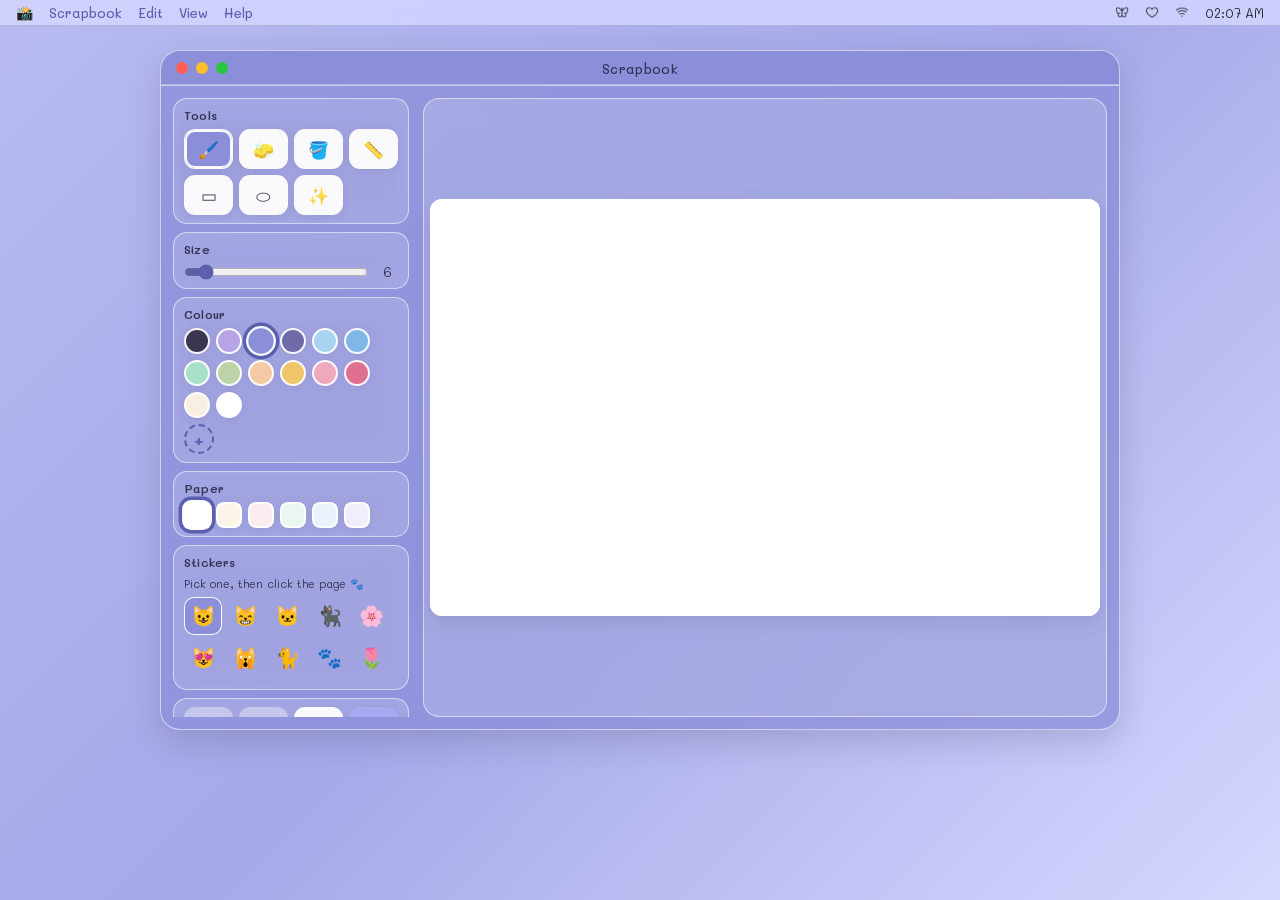
<file: apps/scrapbook/index.html>
<!DOCTYPE html>
<html lang="en">
<head>
    <meta charset="UTF-8">
    <meta name="viewport" content="width=device-width, initial-scale=1.0">
    <title>ShimmerOS &gt; Scrapbook</title>
    <link rel="stylesheet" href="../../assets/css/themes.css">
    <link rel="stylesheet" href="../../assets/css/base.css">
    <link rel="stylesheet" href="../../assets/css/scrapbook.css">
    <script>
        const savedTheme = localStorage.getItem('ShimmerOS_theme') || 'lavender-light';
        document.documentElement.setAttribute('data-theme', savedTheme);
    </script>
</head>
<body>
    <!-- MENU BAR -->
    <div class="menu-bar">
        <div class="menu-left">
            <span class="menu-logo" aria-hidden="true">📸</span>
            <span class="menu-item">Scrapbook</span>
            <span class="menu-item">Edit</span>
            <span class="menu-item">View</span>
            <span class="menu-item">Help</span>
        </div>
        <div class="menu-right">
            <span class="menu-icon"><img src="../../assets/imgs/system-icons/butterfly.png" class="menu-img" alt="Butterfly"></span>
            <span class="menu-icon"><img src="../../assets/imgs/system-icons/heart.png" class="menu-img" alt="Heart"></span>
            <span class="menu-icon"><img src="../../assets/imgs/system-icons/wifi-high.png" class="menu-img" alt="WiFi"></span>
            <span class="menu-icon" id="menuTime">Loading...</span>
        </div>
    </div>

    <!-- SCRAPBOOK WINDOW -->
    <div class="window scrapbook-window">
        <div class="window-bar">
            <div class="window-controls">
                <button class="control-btn close" aria-label="Close window" onclick="window.location.href='../../home/index.html'"></button>
                <button class="control-btn minimize" aria-hidden="true" tabindex="-1"></button>
                <button class="control-btn maximize" aria-hidden="true" tabindex="-1"></button>
            </div>
            <div class="window-title">Scrapbook</div>
        </div>

        <div class="paint">
            <!-- LEFT PANE: all controls -->
            <aside class="sidebar" aria-label="Tools and options">
                <div class="panel">
                    <span class="panel-label">Tools</span>
                    <div class="tool-grid" role="group" aria-label="Tools">
                        <button class="tool-btn" data-tool="brush"   aria-label="Brush"     aria-pressed="true"  title="Brush (B)">🖌️</button>
                        <button class="tool-btn" data-tool="eraser"  aria-label="Eraser"    aria-pressed="false" title="Eraser (E)">🧽</button>
                        <button class="tool-btn" data-tool="fill"    aria-label="Fill"      aria-pressed="false" title="Fill (F)">🪣</button>
                        <button class="tool-btn" data-tool="line"    aria-label="Line"      aria-pressed="false" title="Line (L)">📏</button>
                        <button class="tool-btn" data-tool="rect"    aria-label="Rectangle" aria-pressed="false" title="Rectangle (R)">▭</button>
                        <button class="tool-btn" data-tool="ellipse" aria-label="Ellipse"   aria-pressed="false" title="Ellipse (O)">⬭</button>
                        <button class="tool-btn" data-tool="sticker" aria-label="Sticker stamp" aria-pressed="false" title="Sticker (S)">✨</button>
                    </div>
                </div>

                <div class="panel">
                    <label for="sizeRange" class="panel-label">Size</label>
                    <div class="size-group">
                        <input type="range" id="sizeRange" min="1" max="60" value="6" aria-label="Brush size">
                        <span id="sizeValue" class="size-value" aria-hidden="true">6</span>
                    </div>
                </div>

                <div class="panel">
                    <span class="panel-label">Colour</span>
                    <div class="color-row">
                        <div class="swatches" role="group" aria-label="Colors" id="swatches"></div>
                        <label class="custom-color" title="Custom color">
                            <span class="custom-color-plus" aria-hidden="true">+</span>
                            <input type="color" id="customColor" value="#8b8fd9" aria-label="Pick a custom color">
                        </label>
                    </div>
                </div>

                <div class="panel">
                    <span class="panel-label">Paper</span>
                    <div class="papers" role="group" aria-label="Paper colour" id="papers"></div>
                </div>

                <div class="panel sticker-panel">
                    <span class="panel-label">Stickers</span>
                    <span class="tray-hint">Pick one, then click the page 🐾</span>
                    <div class="sticker-scroll" id="stickerScroll" role="group" aria-label="Stickers"></div>
                </div>

                <div class="panel actions-panel" role="group" aria-label="Actions">
                    <button class="tool-btn" id="undoBtn" aria-label="Undo" title="Undo (Ctrl+Z)">↶</button>
                    <button class="tool-btn" id="redoBtn" aria-label="Redo" title="Redo (Ctrl+Y)">↷</button>
                    <button class="tool-btn" id="clearBtn" aria-label="Clear page" title="Clear page">🗑️</button>
                    <button class="tool-btn save-btn" id="saveBtn" aria-label="Save as PNG" title="Save PNG">💾</button>
                </div>
            </aside>

            <!-- RIGHT PANE: canvas -->
            <div class="canvas-wrap">
                <canvas id="board" width="900" height="560" role="img" aria-label="Scrapbook drawing canvas"></canvas>
            </div>
        </div>
    </div>

    <script src="../../assets/js/scrapbook.js"></script>
</body>
</html>
</file>
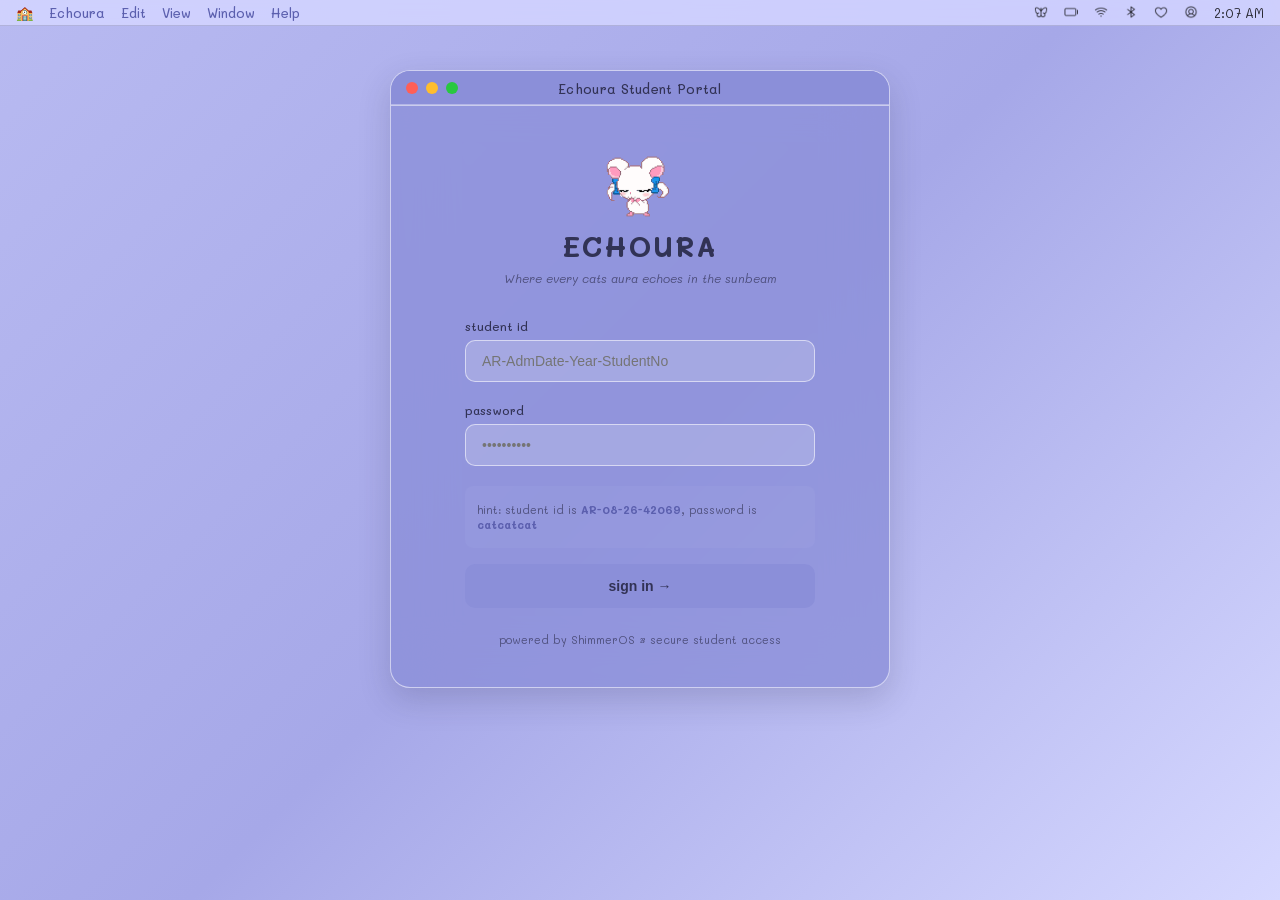
<file: apps/echoura/dashboard.html>
<!DOCTYPE html>
<html lang="en">
<head>
    <meta charset="UTF-8">
    <meta name="viewport" content="width=device-width, initial-scale=1.0">
    <title>Echoura Dashboard - ShimmerOS</title>
    <link rel="stylesheet" href="../../assets/css/themes.css">
    <link rel="stylesheet" href="../../assets/css/base.css">
    <link rel="stylesheet" href="../../assets/css/echoura.css">
    <script>
        const savedTheme = localStorage.getItem('ShimmerOS_theme') || 'lavender-light';
        document. documentElement.setAttribute('data-theme', savedTheme);
    </script>
</head>
<body>
    <!-- MENU BAR -->
    <div class="menu-bar">
        <div class="menu-left">
            <span class="menu-logo">🏫</span>
            <span class="menu-item">Echoura</span>
            <span class="menu-item">Edit</span>
            <span class="menu-item">View</span>
            <span class="menu-item">Window</span>
            <span class="menu-item">Help</span>
        </div>
        <div class="menu-right">
            <span class="menu-icon"><img src="../../assets/imgs/system-icons/butterfly.png" class="menu-img" alt="Butterfly"></span>
            <span class="menu-icon"><img src="../../assets/imgs/system-icons/battery-empty.png" class="menu-img" alt="Battery"></span>
            <span class="menu-icon"><img src="../../assets/imgs/system-icons/wifi-high.png" class="menu-img" alt="WiFi"></span>
            <span class="menu-icon"><img src="../../assets/imgs/system-icons/bluetooth.png" class="menu-img" alt="Bluetooth"></span>
            <span class="menu-icon"><img src="../../assets/imgs/system-icons/heart.png" class="menu-img" alt="Heart"></span>
            <span class="menu-icon"><img src="../../assets/imgs/system-icons/user-circle.png" class="menu-img" alt="User"></span>
            <span class="menu-icon" id="menuTime">Loading...</span>
        </div>
    </div>

    <!-- DASHBOARD WINDOW -->
    <div class="window" style="width: 1200px; max-height: 85vh;">
        <div class="window-bar">
            <div class="window-controls">
                <button class="control-btn close" onclick="window.location.href='../../home/index.html'"></button>
                <button class="control-btn minimize"></button>
                <button class="control-btn maximize"></button>
            </div>
            <span class="window-title">Echoura Dashboard - @xaynakive</span>
        </div>

        <div class="app-content">
            <div class="dashboard-layout">
                
                <!-- SIDEBAR -->
                <div class="dashboard-sidebar">
                    <div class="student-card">
                        <div class="student-avatar"><img src="../../assets/imgs/userdata/hamster.gif" style="height: 100px;"></div>
                        <h3 class="student-name">Xayna</h3>
                        <p class="student-id">AR-08-26-42069</p>
                        <p class="student-program">BS Computer Science</p>
                    </div>

                    <div class="nav-menu">
                        <div class="nav-item active" onclick="showSection('overview')">
                            <span class="nav-icon">📊</span>
                            <span>overview</span>
                        </div>
                        <div class="nav-item" onclick="showSection('courses')">
                            <span class="nav-icon">📚</span>
                            <span>my courses</span>
                        </div>
                        <div class="nav-item" onclick="showSection('assignments')">
                            <span class="nav-icon">📝</span>
                            <span>assignments</span>
                            <span class="badge">3</span>
                        </div>
                        <div class="nav-item" onclick="showSection('grades')">
                            <span class="nav-icon">📈</span>
                            <span>grades</span>
                        </div>
                        <div class="nav-item" onclick="showSection('schedule')">
                            <span class="nav-icon">📅</span>
                            <span>schedule</span>
                        </div>
                    </div>

                    <div class="semester-info">
                        <h4 class="info-title">current semester</h4>
                        <p class="info-text">Fall 2024-25</p>
                        <div class="progress-section">
                            <span class="progress-label">semester progress</span>
                            <div class="progress-bar-container">
                                <div class="progress-bar-fill" style="width: 75%"></div>
                            </div>
                            <span class="progress-text">75% complete</span>
                        </div>
                    </div>
                </div>

                <!-- MAIN CONTENT -->
                <div class="dashboard-main">
                    
                    <!-- OVERVIEW SECTION -->
                    <div id="section-overview" class="content-section active">
                        <div class="section-header">
                            <h2 class="section-title">dashboard overview</h2>
                            <p class="section-subtitle">welcome back, xayna!  here's what's happening</p>
                        </div>

                        <!-- STATS CARDS -->
                        <div class="stats-grid">
                            <div class="stat-card">
                                <div class="stat-icon">📚</div>
                                <div class="stat-info">
                                    <span class="stat-value" id="totalCourses">--</span>
                                    <span class="stat-label">enrolled courses</span>
                                </div>
                            </div>

                            <div class="stat-card">
                                <div class="stat-icon">📝</div>
                                <div class="stat-info">
                                    <span class="stat-value" id="pendingAssignments">--</span>
                                    <span class="stat-label">pending assignments</span>
                                </div>
                            </div>

                            <div class="stat-card">
                                <div class="stat-icon">✅</div>
                                <div class="stat-info">
                                    <span class="stat-value" id="completedAssignments">--</span>
                                    <span class="stat-label">completed</span>
                                </div>
                            </div>

                            <div class="stat-card">
                                <div class="stat-icon">📈</div>
                                <div class="stat-info">
                                    <span class="stat-value" id="avgGrade">--</span>
                                    <span class="stat-label">average grade</span>
                                </div>
                            </div>
                        </div>

                        <!-- URGENT ASSIGNMENTS -->
                        <div class="content-card">
                            <h3 class="card-title">⚠️ urgent assignments</h3>
                            <div class="assignments-list" id="urgentAssignments">
                                <p class="loading-text">loading... </p>
                            </div>
                        </div>

                        <!-- RECENT ACTIVITY -->
                        <div class="content-card">
                            <h3 class="card-title">📊 recent activity</h3>
                            <div class="activity-timeline" id="activityTimeline">
                                <p class="loading-text">loading...</p>
                            </div>
                        </div>
                    </div>

                    <!-- COURSES SECTION -->
                    <div id="section-courses" class="content-section">
                        <div class="section-header">
                            <h2 class="section-title">my courses</h2>
                            <p class="section-subtitle">fall 2024-25 semester</p>
                        </div>

                        <div class="courses-grid" id="coursesGrid">
                            <p class="loading-text">loading courses...</p>
                        </div>
                    </div>

                    <!-- ASSIGNMENTS SECTION -->
                    <div id="section-assignments" class="content-section">
                        <div class="section-header">
                            <h2 class="section-title">all assignments</h2>
                            <div class="filter-tabs">
                                <button class="filter-tab active" onclick="filterAssignments('all')">all</button>
                                <button class="filter-tab" onclick="filterAssignments('pending')">pending</button>
                                <button class="filter-tab" onclick="filterAssignments('completed')">completed</button>
                            </div>
                        </div>

                        <div class="assignments-detailed" id="assignmentsDetailed">
                            <p class="loading-text">loading assignments...</p>
                        </div>
                    </div>

                    <!-- GRADES SECTION -->
                    <div id="section-grades" class="content-section">
                        <div class="section-header">
                            <h2 class="section-title">grades & performance</h2>
                            <p class="section-subtitle">your academic performance overview</p>
                        </div>

                        <div class="grades-container" id="gradesContainer">
                            <p class="loading-text">loading grades...</p>
                        </div>
                    </div>

                    <!-- SCHEDULE SECTION -->
                    <div id="section-schedule" class="content-section">
                        <div class="section-header">
                            <h2 class="section-title">class schedule</h2>
                            <p class="section-subtitle">your weekly timetable</p>
                        </div>

                        <div class="schedule-table" id="scheduleTable">
                            <p class="loading-text">loading schedule...</p>
                        </div>
                    </div>

                </div>

            </div>
        </div>
    </div>

    <script src="../../assets/js/themes.js"></script>
    <script src="../../assets/js/echoura/dashboard.js"></script>
</body>
</html>
</file>
<file: assets/css/themes.css>
/* ========================================
   ShimmerOS COMPLETE THEME SYSTEM
   ======================================== */

/* ========================================
   💜 LAVENDER - LIGHT
   ======================================== */
:root,
[data-theme="lavender-light"] {
    --color-primary: #8b8fd9;
    --color-primary-light: #a7aaf0;
    --color-primary-lighter: #c6c9ff;
    --color-primary-dark: #5b5fae;

    --bg-gradient-start: #b8baf1;
    --bg-gradient-mid: #a6a8e8;
    --bg-gradient-end: #d6d8ff;

    --widget-bg:  rgba(139, 143, 217, 0.78);
    --widget-bg-hover: rgba(139, 143, 217, 0.9);
    --widget-glass:   rgba(255, 255, 255, 0.18);
    --widget-border:  rgba(255, 255, 255, 0.55);

    --text-primary:  rgba(255, 255, 255, 0.96);
    --text-secondary:  rgba(255, 255, 255, 0.88);
    --text-muted: rgba(255, 255, 255, 0.72);

    --text-dark: rgba(40, 40, 70, 0.9);
    --text-dark-muted:   rgba(40, 40, 70, 0.65);

    --accent-highlight:  rgba(255, 255, 255, 0.95);
    --accent-shadow:  rgba(40, 40, 70, 0.18);

    --menubar-bg: rgba(214, 216, 255, 0.8);
    --menubar-text: #5b5fae;

    --weather-bg:   rgba(166, 168, 232, 0.75);
    --calendar-bg:  rgba(139, 143, 217, 0.85);
    --dock-bg: rgba(245, 245, 255, 0.75);

    --shadow-sm: 0 2px 10px rgba(40, 40, 70, 0.08);
    --shadow-md: 0 6px 20px rgba(40, 40, 70, 0.12);
    --shadow-lg: 0 12px 32px rgba(40, 40, 70, 0.18);

    --transition-fast:  0.18s ease;
    --transition-normal: 0.32s ease;
    
    /* Theme photos */
    --polaroid-1: url('../imgs/userdata/themes/lavender/p1.jpeg');
    --polaroid-2: url('../imgs/userdata/themes/lavender/p2.jpeg');
    --square-photo: url('../imgs/userdata/themes/lavender/sq.jpeg');
    --top-decor:  url('../imgs/userdata/themes/lavender/top.png');
    --bottom-decor: url('../imgs/userdata/themes/lavender/bottom.png');
    
    /* App icons */
    --icon-cats-perspective: url('../imgs/userdata/themes/lavender/lavender_vinyl.png');
    --icon-calculator: url('../imgs/userdata/themes/lavender/lavender_vinyl.png');
    --icon-echoura: url('../imgs/userdata/themes/lavender/lavender_vinyl.png');
    --icon-mailbox: url('../imgs/userdata/themes/lavender/lavender_vinyl.png');
    --icon-random: url('../imgs/userdata/themes/lavender/lavender_vinyl.png');
    --icon-breeze: url('../imgs/userdata/themes/lavender/lavender_vinyl.png');
    --icon-memoir: url('../imgs/userdata/themes/lavender/lavender_vinyl.png');
    --icon-scrapbook: url('../imgs/userdata/themes/lavender/lavender_vinyl.png');
    --icon-lemonure: url('../imgs/userdata/themes/lavender/lavender_vinyl.png');
    --icon-home: url('../imgs/userdata/themes/lavender/lavender_home.png');
}

/* ========================================
   💜 LAVENDER - DARK
   ======================================== */
[data-theme="lavender-dark"] {
    --color-primary: #a7aaf0;
    --color-primary-light: #b8baf1;
    --color-primary-lighter: #d6d8ff;
    --color-primary-dark: #8b8fd9;

    --bg-gradient-start: #000000;
    --bg-gradient-mid: #0a0a1a;
    --bg-gradient-end: #14142e;

    --widget-bg:   rgba(139, 143, 217, 0.15);
    --widget-bg-hover: rgba(139, 143, 217, 0.25);
    --widget-glass:   rgba(255, 255, 255, 0.05);
    --widget-border:   rgba(167, 170, 240, 0.3);

    --text-primary:   rgba(255, 255, 255, 0.95);
    --text-secondary:  rgba(255, 255, 255, 0.8);
    --text-muted: rgba(255, 255, 255, 0.5);

    --text-dark: #a7aaf0;
    --text-dark-muted: #8b8fd9;

    --accent-highlight: #d6d8ff;
    --accent-shadow: rgba(0, 0, 0, 0.5);

    --menubar-bg: rgba(10, 10, 26, 0.95);
    --menubar-text: #b8baf1;

    --weather-bg: rgba(139, 143, 217, 0.2);
    --calendar-bg:   rgba(139, 143, 217, 0.2);
    --dock-bg: rgba(10, 10, 26, 0.9);

    --shadow-sm: 0 2px 10px rgba(0, 0, 0, 0.3);
    --shadow-md: 0 6px 20px rgba(0, 0, 0, 0.4);
    --shadow-lg: 0 12px 32px rgba(0, 0, 0, 0.6);

    --transition-fast:   0.18s ease;
    --transition-normal: 0.32s ease;
    
    --polaroid-1: url('../imgs/userdata/themes/lavender/p1.jpeg');
    --polaroid-2: url('../imgs/userdata/themes/lavender/p2.jpeg');
    --square-photo: url('../imgs/userdata/themes/lavender/sq.jpeg');
    --top-decor: url('../imgs/userdata/themes/lavender/top.png');
    --bottom-decor: url('../imgs/userdata/themes/lavender/bottom.png');
    
    --icon-cats-perspective: url('../imgs/userdata/themes/lavender/lavender_vinyl.png');
    --icon-calculator: url('../imgs/userdata/themes/lavender/lavender_vinyl.png');
    --icon-echoura: url('../imgs/userdata/themes/lavender/lavender_vinyl.png');
    --icon-mailbox: url('../imgs/userdata/themes/lavender/lavender_vinyl.png');
    --icon-random:  url('../imgs/userdata/themes/lavender/lavender_vinyl.png');
    --icon-breeze: url('../imgs/userdata/themes/lavender/lavender_vinyl.png');
    --icon-memoir: url('../imgs/userdata/themes/lavender/lavender_vinyl.png');
    --icon-scrapbook: url('../imgs/userdata/themes/lavender/lavender_vinyl.png');
    --icon-lemonure:  url('../imgs/userdata/themes/lavender/lavender_vinyl.png');
    --icon-home: url('../imgs/userdata/themes/lavender/lavender_home.png');
}

/* ========================================
   🌸 ROSE - LIGHT
   ======================================== */
[data-theme="rose-light"] {
    --color-primary:   #e63946;
    --color-primary-light: #f27186;
    --color-primary-lighter: #ffb3ba;
    --color-primary-dark: #c81d2e;

    --bg-gradient-start: #ffc1cc;
    --bg-gradient-mid: #ffb3ba;
    --bg-gradient-end: #ffe0e5;

    --widget-bg:   rgba(230, 57, 70, 0.75);
    --widget-bg-hover: rgba(230, 57, 70, 0.9);
    --widget-glass:   rgba(255, 255, 255, 0.2);
    --widget-border:   rgba(255, 255, 255, 0.6);

    --text-primary:  rgba(255, 255, 255, 0.98);
    --text-secondary:   rgba(255, 255, 255, 0.9);
    --text-muted:  rgba(255, 255, 255, 0.75);

    --text-dark: rgba(120, 20, 30, 0.95);
    --text-dark-muted:  rgba(120, 20, 30, 0.7);

    --accent-highlight:   rgba(255, 255, 255, 1);
    --accent-shadow:   rgba(120, 20, 30, 0.2);

    --menubar-bg: rgba(255, 224, 229, 0.85);
    --menubar-text: #c81d2e;

    --weather-bg: rgba(242, 113, 134, 0.75);
    --calendar-bg:   rgba(230, 57, 70, 0.8);
    --dock-bg: rgba(255, 240, 245, 0.8);

    --shadow-sm: 0 2px 10px rgba(120, 20, 30, 0.1);
    --shadow-md: 0 6px 20px rgba(120, 20, 30, 0.15);
    --shadow-lg: 0 12px 32px rgba(120, 20, 30, 0.2);

    --transition-fast:  0.18s ease;
    --transition-normal: 0.32s ease;
    
    --polaroid-1: url('../imgs/userdata/themes/rose/p1.jpg');
    --polaroid-2: url('../imgs/userdata/themes/rose/p2.jpg');
    --square-photo: url('../imgs/userdata/themes/rose/sq.jpg');
    --top-decor: url('../imgs/userdata/themes/rose/top.png');
    --bottom-decor: url('../imgs/userdata/themes/rose/bottom.png');
    
    --icon-cats-perspective: url('../imgs/userdata/themes/rose/rose_vinyl.png');
    --icon-calculator: url('../imgs/userdata/themes/rose/rose_vinyl.png');
    --icon-echoura: url('../imgs/userdata/themes/rose/rose_vinyl.png');
    --icon-mailbox: url('../imgs/userdata/themes/rose/rose_vinyl.png');
    --icon-random: url('../imgs/userdata/themes/rose/rose_vinyl.png');
    --icon-breeze: url('../imgs/userdata/themes/rose/rose_vinyl.png');
    --icon-memoir: url('../imgs/userdata/themes/rose/rose_vinyl.png');
    --icon-scrapbook: url('../imgs/userdata/themes/rose/rose_vinyl.png');
    --icon-lemonure: url('../imgs/userdata/themes/rose/rose_vinyl.png');
    --icon-home: url('../imgs/userdata/themes/rose/rose_home.png');
}

/* ========================================
   🌸 ROSE - DARK
   ======================================== */
[data-theme="rose-dark"] {
    --color-primary:  #f27186;
    --color-primary-light: #ffb3ba;
    --color-primary-lighter: #ffc1cc;
    --color-primary-dark: #e63946;

    --bg-gradient-start: #000000;
    --bg-gradient-mid: #1a0508;
    --bg-gradient-end: #2d0a10;

    --widget-bg:   rgba(230, 57, 70, 0.15);
    --widget-bg-hover: rgba(230, 57, 70, 0.25);
    --widget-glass:  rgba(255, 255, 255, 0.05);
    --widget-border:  rgba(242, 113, 134, 0.3);

    --text-primary:  rgba(255, 255, 255, 0.95);
    --text-secondary:   rgba(255, 255, 255, 0.8);
    --text-muted: rgba(255, 255, 255, 0.5);

    --text-dark: #f27186;
    --text-dark-muted: #e63946;

    --accent-highlight:  #ffb3ba;
    --accent-shadow: rgba(0, 0, 0, 0.5);

    --menubar-bg: rgba(26, 5, 8, 0.95);
    --menubar-text: #ffb3ba;

    --weather-bg: rgba(230, 57, 70, 0.2);
    --calendar-bg:  rgba(230, 57, 70, 0.2);
    --dock-bg: rgba(26, 5, 8, 0.9);

    --shadow-sm: 0 2px 10px rgba(0, 0, 0, 0.3);
    --shadow-md: 0 6px 20px rgba(0, 0, 0, 0.4);
    --shadow-lg: 0 12px 32px rgba(0, 0, 0, 0.6);

    --transition-fast: 0.18s ease;
    --transition-normal:   0.32s ease;
    
    --polaroid-1: url('../imgs/userdata/themes/rose/p1.jpg');
    --polaroid-2: url('../imgs/userdata/themes/rose/p2.jpg');
    --square-photo: url('../imgs/userdata/themes/rose/sq.jpg');
    --top-decor: url('../imgs/userdata/themes/rose/top.png');
    --bottom-decor: url('../imgs/userdata/themes/rose/bottom.png');
    
    --icon-cats-perspective: url('../imgs/userdata/themes/rose/rose_vinyl.png');
    --icon-calculator: url('../imgs/userdata/themes/rose/rose_vinyl.png');
    --icon-echoura:  url('../imgs/userdata/themes/rose/rose_vinyl.png');
    --icon-mailbox: url('../imgs/userdata/themes/rose/rose_vinyl.png');
    --icon-random: url('../imgs/userdata/themes/rose/rose_vinyl.png');
    --icon-breeze: url('../imgs/userdata/themes/rose/rose_vinyl.png');
    --icon-memoir: url('../imgs/userdata/themes/rose/rose_vinyl.png');
    --icon-scrapbook: url('../imgs/userdata/themes/rose/rose_vinyl.png');
    --icon-lemonure: url('../imgs/userdata/themes/rose/rose_vinyl.png');
    --icon-home: url('../imgs/userdata/themes/rose/rose_home.png');
}

/* ========================================
   💗 BLUSH - LIGHT
   ======================================== */
[data-theme="blush-light"] {
    --color-primary:  #ffc0cb;
    --color-primary-light: #ffd6dd;
    --color-primary-lighter: #ffe6ec;
    --color-primary-dark: #ffaabb;

    --bg-gradient-start: #fff0f3;
    --bg-gradient-mid: #ffe6ec;
    --bg-gradient-end: #fff5f7;

    --widget-bg:  rgba(255, 192, 203, 0.75);
    --widget-bg-hover: rgba(255, 192, 203, 0.9);
    --widget-glass:   rgba(255, 255, 255, 0.3);
    --widget-border:   rgba(255, 255, 255, 0.7);

    --text-primary:   rgba(255, 255, 255, 0.98);
    --text-secondary:   rgba(255, 255, 255, 0.9);
    --text-muted:  rgba(255, 255, 255, 0.75);

    --text-dark: rgba(150, 80, 100, 0.95);
    --text-dark-muted:   rgba(150, 80, 100, 0.7);

    --accent-highlight: rgba(255, 255, 255, 1);
    --accent-shadow: rgba(150, 80, 100, 0.15);

    --menubar-bg: rgba(255, 245, 247, 0.9);
    --menubar-text: #ffaabb;

    --weather-bg: rgba(255, 214, 221, 0.75);
    --calendar-bg:  rgba(255, 192, 203, 0.8);
    --dock-bg: rgba(255, 250, 252, 0.85);

    --shadow-sm: 0 2px 10px rgba(150, 80, 100, 0.08);
    --shadow-md: 0 6px 20px rgba(150, 80, 100, 0.12);
    --shadow-lg: 0 12px 32px rgba(150, 80, 100, 0.18);

    --transition-fast:   0.18s ease;
    --transition-normal: 0.32s ease;
    
    --polaroid-1: url('../imgs/userdata/themes/blush/p1.jpg');
    --polaroid-2: url('../imgs/userdata/themes/blush/p2.jpg');
    --square-photo: url('../imgs/userdata/themes/blush/sq.jpg');
    --top-decor: url('../imgs/userdata/themes/blush/top.png');
    --bottom-decor:  url('../imgs/userdata/themes/blush/bottom.png');
    
    --icon-cats-perspective: url('../imgs/userdata/themes/blush/blush_vinyl.png');
    --icon-calculator: url('../imgs/userdata/themes/blush/blush_vinyl.png');
    --icon-echoura: url('../imgs/userdata/themes/blush/blush_vinyl.png');
    --icon-mailbox: url('../imgs/userdata/themes/blush/blush_vinyl.png');
    --icon-random: url('../imgs/userdata/themes/blush/blush_vinyl.png');
    --icon-breeze: url('../imgs/userdata/themes/blush/blush_vinyl.png');
    --icon-memoir: url('../imgs/userdata/themes/blush/blush_vinyl.png');
    --icon-scrapbook: url('../imgs/userdata/themes/blush/blush_vinyl.png');
    --icon-lemonure: url('../imgs/userdata/themes/blush/blush_vinyl.png');
    --icon-home: url('../imgs/userdata/themes/blush/blush_home.png');
}

/* ========================================
   💗 BLUSH - DARK
   ======================================== */
[data-theme="blush-dark"] {
    --color-primary: #ffd6dd;
    --color-primary-light:   #ffe6ec;
    --color-primary-lighter: #fff5f7;
    --color-primary-dark: #ffc0cb;

    --bg-gradient-start: #000000;
    --bg-gradient-mid: #1a0a0d;
    --bg-gradient-end: #2d1419;

    --widget-bg:   rgba(255, 192, 203, 0.15);
    --widget-bg-hover: rgba(255, 192, 203, 0.25);
    --widget-glass:   rgba(255, 255, 255, 0.05);
    --widget-border:   rgba(255, 214, 221, 0.3);

    --text-primary:   rgba(255, 255, 255, 0.95);
    --text-secondary:   rgba(255, 255, 255, 0.8);
    --text-muted: rgba(255, 255, 255, 0.5);

    --text-dark: #ffd6dd;
    --text-dark-muted: #ffc0cb;

    --accent-highlight: #ffe6ec;
    --accent-shadow: rgba(0, 0, 0, 0.5);

    --menubar-bg: rgba(26, 10, 13, 0.95);
    --menubar-text: #ffe6ec;

    --weather-bg: rgba(255, 192, 203, 0.2);
    --calendar-bg:   rgba(255, 192, 203, 0.2);
    --dock-bg: rgba(26, 10, 13, 0.9);

    --shadow-sm: 0 2px 10px rgba(0, 0, 0, 0.3);
    --shadow-md: 0 6px 20px rgba(0, 0, 0, 0.4);
    --shadow-lg: 0 12px 32px rgba(0, 0, 0, 0.6);

    --transition-fast:  0.18s ease;
    --transition-normal: 0.32s ease;
    
    --polaroid-1: url('../imgs/userdata/themes/blush/p1.jpg');
    --polaroid-2: url('../imgs/userdata/themes/blush/p2.jpg');
    --square-photo: url('../imgs/userdata/themes/blush/sq.jpg');
    --top-decor: url('../imgs/userdata/themes/blush/top.png');
    --bottom-decor:  url('../imgs/userdata/themes/blush/bottom.png');
    
    --icon-cats-perspective: url('../imgs/userdata/themes/blush/blush_vinyl.png');
    --icon-calculator: url('../imgs/userdata/themes/blush/blush_vinyl.png');
    --icon-echoura: url('../imgs/userdata/themes/blush/blush_vinyl.png');
    --icon-mailbox: url('../imgs/userdata/themes/blush/blush_vinyl.png');
    --icon-random: url('../imgs/userdata/themes/blush/blush_vinyl.png');
    --icon-breeze: url('../imgs/userdata/themes/blush/blush_vinyl.png');
    --icon-memoir: url('../imgs/userdata/themes/blush/blush_vinyl.png');
    --icon-scrapbook: url('../imgs/userdata/themes/blush/blush_vinyl.png');
    --icon-lemonure: url('../imgs/userdata/themes/blush/blush_vinyl.png');
    --icon-home: url('../imgs/userdata/themes/blush/blush_home.png');
}

/* ========================================
   🦪 PEARL - LIGHT
   ======================================== */
[data-theme="pearl-light"] {
    --color-primary: #f8f8ff;
    --color-primary-light: #ffffff;
    --color-primary-lighter: #fafafa;
    --color-primary-dark: #e8e8f5;

    --bg-gradient-start: #ffffff;
    --bg-gradient-mid: #f8f8ff;
    --bg-gradient-end: #fafaff;

    --widget-bg:   rgba(255, 255, 255, 0.6);
    --widget-bg-hover: rgba(255, 255, 255, 0.8);
    --widget-glass:   rgba(255, 255, 255, 0.4);
    --widget-border:   rgba(200, 200, 232, 0.5);

    --text-primary:   rgba(80, 80, 120, 0.95);
    --text-secondary:  rgba(80, 80, 120, 0.85);
    --text-muted: rgba(80, 80, 120, 0.65);

    --text-dark: rgba(60, 60, 100, 0.95);
    --text-dark-muted:  rgba(60, 60, 100, 0.7);

    --accent-highlight: rgba(255, 255, 255, 1);
    --accent-shadow:   rgba(200, 200, 232, 0.3);

    --menubar-bg: rgba(255, 255, 255, 0.9);
    --menubar-text: #9090c0;

    --weather-bg:   rgba(248, 248, 255, 0.7);
    --calendar-bg:   rgba(255, 255, 255, 0.75);
    --dock-bg: rgba(255, 255, 255, 0.8);

    --shadow-sm: 0 2px 10px rgba(200, 200, 232, 0.2);
    --shadow-md: 0 6px 20px rgba(200, 200, 232, 0.25);
    --shadow-lg: 0 12px 32px rgba(200, 200, 232, 0.3);

    --transition-fast: 0.18s ease;
    --transition-normal: 0.32s ease;
    
    --polaroid-1: url('../imgs/userdata/themes/pearl/p1.jpg');
    --polaroid-2: url('../imgs/userdata/themes/pearl/p2.jpg');
    --square-photo:  url('../imgs/userdata/themes/pearl/sq.jpeg');
    --top-decor: url('../imgs/userdata/themes/pearl/top.png');
    --bottom-decor: url('../imgs/userdata/themes/pearl/bottom.png');
    
    --icon-cats-perspective:  url('../imgs/userdata/themes/pearl/pearl_vinyl.png');
    --icon-calculator: url('../imgs/userdata/themes/pearl/pearl_vinyl.png');
    --icon-echoura: url('../imgs/userdata/themes/pearl/pearl_vinyl.png');
    --icon-mailbox: url('../imgs/userdata/themes/pearl/pearl_vinyl.png');
    --icon-random: url('../imgs/userdata/themes/pearl/pearl_vinyl.png');
    --icon-breeze: url('../imgs/userdata/themes/pearl/pearl_vinyl.png');
    --icon-memoir: url('../imgs/userdata/themes/pearl/pearl_vinyl.png');
    --icon-scrapbook: url('../imgs/userdata/themes/pearl/pearl_vinyl.png');
    --icon-lemonure: url('../imgs/userdata/themes/pearl/pearl_vinyl.png');
    --icon-home: url('../imgs/userdata/themes/pearl/pearl_home.png');
}

/* ========================================
   🦪 PEARL - DARK
   ======================================== */
[data-theme="pearl-dark"] {
    --color-primary: #e8e8f5;
    --color-primary-light:  #f8f8ff;
    --color-primary-lighter: #ffffff;
    --color-primary-dark: #d8d8e8;

    --bg-gradient-start: #000000;
    --bg-gradient-mid: #0a0a12;
    --bg-gradient-end: #14141e;

    --widget-bg:   rgba(255, 255, 255, 0.08);
    --widget-bg-hover: rgba(255, 255, 255, 0.15);
    --widget-glass:   rgba(255, 255, 255, 0.05);
    --widget-border:   rgba(232, 232, 245, 0.25);

    --text-primary:   rgba(255, 255, 255, 0.95);
    --text-secondary: rgba(255, 255, 255, 0.8);
    --text-muted: rgba(255, 255, 255, 0.5);

    --text-dark: #e8e8f5;
    --text-dark-muted: #d8d8e8;

    --accent-highlight: #f8f8ff;
    --accent-shadow:  rgba(0, 0, 0, 0.5);

    --menubar-bg: rgba(10, 10, 18, 0.95);
    --menubar-text: #e8e8f5;

    --weather-bg:  rgba(255, 255, 255, 0.12);
    --calendar-bg:   rgba(255, 255, 255, 0.12);
    --dock-bg: rgba(10, 10, 18, 0.9);

    --shadow-sm: 0 2px 10px rgba(0, 0, 0, 0.3);
    --shadow-md: 0 6px 20px rgba(0, 0, 0, 0.4);
    --shadow-lg: 0 12px 32px rgba(0, 0, 0, 0.6);

    --transition-fast:   0.18s ease;
    --transition-normal: 0.32s ease;
    
    --polaroid-1: url('../imgs/userdata/themes/pearl/p1.jpg');
    --polaroid-2: url('../imgs/userdata/themes/pearl/p2.jpg');
    --square-photo: url('../imgs/userdata/themes/pearl/sq.jpeg');
    --top-decor: url('../imgs/userdata/themes/pearl/top.png');
    --bottom-decor: url('../imgs/userdata/themes/pearl/bottom.png');
    
    --icon-cats-perspective: url('../imgs/userdata/themes/pearl/pearl_vinyl.png');
    --icon-calculator: url('../imgs/userdata/themes/pearl/pearl_vinyl.png');
    --icon-echoura: url('../imgs/userdata/themes/pearl/pearl_vinyl.png');
    --icon-mailbox: url('../imgs/userdata/themes/pearl/pearl_vinyl.png');
    --icon-random: url('../imgs/userdata/themes/pearl/pearl_vinyl.png');
    --icon-breeze: url('../imgs/userdata/themes/pearl/pearl_vinyl.png');
    --icon-memoir: url('../imgs/userdata/themes/pearl/pearl_vinyl.png');
    --icon-scrapbook: url('../imgs/userdata/themes/pearl/pearl_vinyl.png');
    --icon-lemonure: url('../imgs/userdata/themes/pearl/pearl_vinyl.png');
    --icon-home: url('../imgs/userdata/themes/pearl/pearl_home.png');
}

/* ========================================
   ☁️ SKY - LIGHT
   ======================================== */
[data-theme="sky-light"] {
    --color-primary: #87CEEB;
    --color-primary-light: #a4d9f5;
    --color-primary-lighter: #c1e7ff;
    --color-primary-dark: #6bb6d8;

    --bg-gradient-start: #d4f1f9;
    --bg-gradient-mid: #c1e7ff;
    --bg-gradient-end: #e6f7ff;

    --widget-bg:  rgba(135, 206, 235, 0.75);
    --widget-bg-hover: rgba(135, 206, 235, 0.9);
    --widget-glass:  rgba(255, 255, 255, 0.25);
    --widget-border:   rgba(255, 255, 255, 0.6);

    --text-primary:   rgba(255, 255, 255, 0.98);
    --text-secondary:   rgba(255, 255, 255, 0.9);
    --text-muted: rgba(255, 255, 255, 0.75);

    --text-dark: rgba(30, 80, 120, 0.95);
    --text-dark-muted:   rgba(30, 80, 120, 0.7);

    --accent-highlight:  rgba(255, 255, 255, 1);
    --accent-shadow: rgba(30, 80, 120, 0.15);

    --menubar-bg: rgba(230, 247, 255, 0.9);
    --menubar-text: #6bb6d8;

    --weather-bg: rgba(164, 217, 245, 0.75);
    --calendar-bg: rgba(135, 206, 235, 0.8);
    --dock-bg: rgba(240, 250, 255, 0.85);

    --shadow-sm: 0 2px 10px rgba(30, 80, 120, 0.1);
    --shadow-md: 0 6px 20px rgba(30, 80, 120, 0.15);
    --shadow-lg: 0 12px 32px rgba(30, 80, 120, 0.2);

    --transition-fast: 0.18s ease;
    --transition-normal:   0.32s ease;
    
    --polaroid-1: url('../imgs/userdata/themes/sky/p1.jpg');
    --polaroid-2: url('../imgs/userdata/themes/sky/p2.jpeg');
    --square-photo: url('../imgs/userdata/themes/sky/sq.jpg');
    --top-decor: url('../imgs/userdata/themes/sky/top.png');
    --bottom-decor: url('../imgs/userdata/themes/sky/bottom.png');
    
    --icon-cats-perspective: url('../imgs/userdata/themes/sky/sky_vinyl.png');
    --icon-calculator: url('../imgs/userdata/themes/sky/sky_vinyl.png');
    --icon-echoura:  url('../imgs/userdata/themes/sky/sky_vinyl.png');
    --icon-mailbox: url('../imgs/userdata/themes/sky/sky_vinyl.png');
    --icon-random: url('../imgs/userdata/themes/sky/sky_vinyl.png');
    --icon-breeze: url('../imgs/userdata/themes/sky/sky_vinyl.png');
    --icon-memoir: url('../imgs/userdata/themes/sky/sky_vinyl.png');
    --icon-scrapbook: url('../imgs/userdata/themes/sky/sky_vinyl.png');
    --icon-lemonure: url('../imgs/userdata/themes/sky/sky_vinyl.png');
    --icon-home: url('../imgs/userdata/themes/sky/sky_home.png');
}

/* ========================================
   ☁️ SKY - DARK
   ======================================== */
[data-theme="sky-dark"] {
    --color-primary:  #a4d9f5;
    --color-primary-light: #c1e7ff;
    --color-primary-lighter: #d4f1f9;
    --color-primary-dark: #87CEEB;

    --bg-gradient-start: #000000;
    --bg-gradient-mid: #0a1419;
    --bg-gradient-end: #14282d;

    --widget-bg:   rgba(135, 206, 235, 0.15);
    --widget-bg-hover: rgba(135, 206, 235, 0.25);
    --widget-glass:  rgba(255, 255, 255, 0.05);
    --widget-border:   rgba(164, 217, 245, 0.3);

    --text-primary:  rgba(255, 255, 255, 0.95);
    --text-secondary:   rgba(255, 255, 255, 0.8);
    --text-muted: rgba(255, 255, 255, 0.5);

    --text-dark: #a4d9f5;
    --text-dark-muted:   #87CEEB;

    --accent-highlight: #c1e7ff;
    --accent-shadow: rgba(0, 0, 0, 0.5);

    --menubar-bg: rgba(10, 20, 25, 0.95);
    --menubar-text: #c1e7ff;

    --weather-bg: rgba(135, 206, 235, 0.2);
    --calendar-bg:  rgba(135, 206, 235, 0.2);
    --dock-bg: rgba(10, 20, 25, 0.9);

    --shadow-sm: 0 2px 10px rgba(0, 0, 0, 0.3);
    --shadow-md: 0 6px 20px rgba(0, 0, 0, 0.4);
    --shadow-lg: 0 12px 32px rgba(0, 0, 0, 0.6);

    --transition-fast: 0.18s ease;
    --transition-normal:  0.32s ease;
    
    --polaroid-1: url('../imgs/userdata/themes/sky/p1.jpg');
    --polaroid-2: url('../imgs/userdata/themes/sky/p2.jpeg');
    --square-photo: url('../imgs/userdata/themes/sky/sq.jpg');
    --top-decor: url('../imgs/userdata/themes/sky/top.png');
    --bottom-decor: url('../imgs/userdata/themes/sky/bottom.png');
    
    --icon-cats-perspective: url('../imgs/userdata/themes/sky/sky_vinyl.png');
    --icon-calculator: url('../imgs/userdata/themes/sky/sky_vinyl.png');
    --icon-echoura:  url('../imgs/userdata/themes/sky/sky_vinyl.png');
    --icon-mailbox: url('../imgs/userdata/themes/sky/sky_vinyl.png');
    --icon-random: url('../imgs/userdata/themes/sky/sky_vinyl.png');
    --icon-breeze: url('../imgs/userdata/themes/sky/sky_vinyl.png');
    --icon-memoir: url('../imgs/userdata/themes/sky/sky_vinyl.png');
    --icon-scrapbook: url('../imgs/userdata/themes/sky/sky_vinyl.png');
    --icon-lemonure: url('../imgs/userdata/themes/sky/sky_vinyl.png');
    --icon-home: url('../imgs/userdata/themes/sky/sky_home.png');
}

/* ========================================
   🌿 SAGE - LIGHT
   ======================================== */
[data-theme="sage-light"] {
    --color-primary: #9caf88;
    --color-primary-light: #b5c7a5;
    --color-primary-lighter: #d4e3c8;
    --color-primary-dark: #7a956f;

    --bg-gradient-start: #e8f0df;
    --bg-gradient-mid: #d4e3c8;
    --bg-gradient-end: #f0f7eb;

    --widget-bg:   rgba(156, 175, 136, 0.75);
    --widget-bg-hover: rgba(156, 175, 136, 0.9);
    --widget-glass: rgba(255, 255, 255, 0.25);
    --widget-border:  rgba(255, 255, 255, 0.6);

    --text-primary: rgba(255, 255, 255, 0.98);
    --text-secondary:  rgba(255, 255, 255, 0.9);
    --text-muted: rgba(255, 255, 255, 0.75);

    --text-dark: rgba(50, 70, 40, 0.95);
    --text-dark-muted:   rgba(50, 70, 40, 0.7);

    --accent-highlight: rgba(255, 255, 255, 1);
    --accent-shadow: rgba(50, 70, 40, 0.15);

    --menubar-bg: rgba(240, 247, 235, 0.9);
    --menubar-text: #7a956f;

    --weather-bg: rgba(181, 199, 165, 0.75);
    --calendar-bg: rgba(156, 175, 136, 0.8);
    --dock-bg: rgba(248, 252, 245, 0.85);

    --shadow-sm: 0 2px 10px rgba(50, 70, 40, 0.1);
    --shadow-md: 0 6px 20px rgba(50, 70, 40, 0.15);
    --shadow-lg: 0 12px 32px rgba(50, 70, 40, 0.2);

    --transition-fast: 0.18s ease;
    --transition-normal:  0.32s ease;
    
    --polaroid-1: url('../imgs/userdata/themes/sage/p1.jpg');
    --polaroid-2: url('../imgs/userdata/themes/sage/p2.jpg');
    --square-photo: url('../imgs/userdata/themes/sage/sq.jpg');
    --top-decor: url('../imgs/userdata/themes/sage/top.png');
    --bottom-decor: url('../imgs/userdata/themes/sage/bottom.png');
    
    --icon-cats-perspective: url('../imgs/userdata/themes/sage/sage_vinyl.png');
    --icon-calculator: url('../imgs/userdata/themes/sage/sage_vinyl.png');
    --icon-echoura:  url('../imgs/userdata/themes/sage/sage_vinyl.png');
    --icon-mailbox: url('../imgs/userdata/themes/sage/sage_vinyl.png');
    --icon-random: url('../imgs/userdata/themes/sage/sage_vinyl.png');
    --icon-breeze: url('../imgs/userdata/themes/sage/sage_vinyl.png');
    --icon-memoir: url('../imgs/userdata/themes/sage/sage_vinyl.png');
    --icon-scrapbook: url('../imgs/userdata/themes/sage/sage_vinyl.png');
    --icon-lemonure: url('../imgs/userdata/themes/sage/sage_vinyl.png');
    --icon-home: url('../imgs/userdata/themes/sage/sage_home.png');
}

/* ========================================
   🌿 SAGE - DARK
   ======================================== */
[data-theme="sage-dark"] {
    --color-primary: #b5c7a5;
    --color-primary-light: #d4e3c8;
    --color-primary-lighter:   #e8f0df;
    --color-primary-dark: #9caf88;

    --bg-gradient-start:  #000000;
    --bg-gradient-mid: #0a120a;
    --bg-gradient-end: #142414;

    --widget-bg:   rgba(156, 175, 136, 0.15);
    --widget-bg-hover:   rgba(156, 175, 136, 0.25);
    --widget-glass: rgba(255, 255, 255, 0.05);
    --widget-border:  rgba(181, 199, 165, 0.3);

    --text-primary: rgba(255, 255, 255, 0.95);
    --text-secondary:   rgba(255, 255, 255, 0.8);
    --text-muted: rgba(255, 255, 255, 0.5);

    --text-dark: #b5c7a5;
    --text-dark-muted:  #9caf88;

    --accent-highlight: #d4e3c8;
    --accent-shadow: rgba(0, 0, 0, 0.5);

    --menubar-bg: rgba(10, 18, 10, 0.95);
    --menubar-text: #d4e3c8;

    --weather-bg: rgba(156, 175, 136, 0.2);
    --calendar-bg: rgba(156, 175, 136, 0.2);
    --dock-bg: rgba(10, 18, 10, 0.9);

    --shadow-sm: 0 2px 10px rgba(0, 0, 0, 0.3);
    --shadow-md: 0 6px 20px rgba(0, 0, 0, 0.4);
    --shadow-lg: 0 12px 32px rgba(0, 0, 0, 0.6);

    --transition-fast: 0.18s ease;
    --transition-normal: 0.32s ease;
    
    --polaroid-1: url('../imgs/userdata/themes/sage/p1.jpg');
    --polaroid-2: url('../imgs/userdata/themes/sage/p2.jpg');
    --square-photo: url('../imgs/userdata/themes/sage/sq.jpg');
    --top-decor: url('../imgs/userdata/themes/sage/top.png');
    --bottom-decor: url('../imgs/userdata/themes/sage/bottom.png');
    
    --icon-cats-perspective: url('../imgs/userdata/themes/sage/sage_vinyl.png');
    --icon-calculator: url('../imgs/userdata/themes/sage/sage_vinyl.png');
    --icon-echoura: url('../imgs/userdata/themes/sage/sage_vinyl.png');
    --icon-mailbox:  url('../imgs/userdata/themes/sage/sage_vinyl.png');
    --icon-random: url('../imgs/userdata/themes/sage/sage_vinyl.png');
    --icon-breeze: url('../imgs/userdata/themes/sage/sage_vinyl.png');
    --icon-memoir: url('../imgs/userdata/themes/sage/sage_vinyl.png');
    --icon-scrapbook: url('../imgs/userdata/themes/sage/sage_vinyl.png');
    --icon-lemonure: url('../imgs/userdata/themes/sage/sage_vinyl.png');
    --icon-home: url('../imgs/userdata/themes/sage/sage_home.png');
}

/* ========================================
   🌑 VOID - LIGHT
   ======================================== */
[data-theme="void-light"] {
    --color-primary: #6b7280;
    --color-primary-light: #9ca3af;
    --color-primary-lighter: #d1d5db;
    --color-primary-dark: #4b5563;

    --bg-gradient-start: #f3f4f6;
    --bg-gradient-mid: #e5e7eb;
    --bg-gradient-end: #f9fafb;

    --widget-bg:  rgba(107, 114, 128, 0.75);
    --widget-bg-hover: rgba(107, 114, 128, 0.9);
    --widget-glass: rgba(255, 255, 255, 0.25);
    --widget-border:   rgba(255, 255, 255, 0.6);

    --text-primary: rgba(255, 255, 255, 0.98);
    --text-secondary:  rgba(255, 255, 255, 0.9);
    --text-muted:   rgba(255, 255, 255, 0.75);

    --text-dark: rgba(30, 30, 40, 0.95);
    --text-dark-muted:   rgba(30, 30, 40, 0.7);

    --accent-highlight: rgba(255, 255, 255, 1);
    --accent-shadow: rgba(30, 30, 40, 0.15);

    --menubar-bg: rgba(249, 250, 251, 0.9);
    --menubar-text: #4b5563;

    --weather-bg: rgba(156, 163, 175, 0.75);
    --calendar-bg:   rgba(107, 114, 128, 0.8);
    --dock-bg: rgba(255, 255, 255, 0.85);

    --shadow-sm: 0 2px 10px rgba(30, 30, 40, 0.1);
    --shadow-md: 0 6px 20px rgba(30, 30, 40, 0.15);
    --shadow-lg: 0 12px 32px rgba(30, 30, 40, 0.2);

    --transition-fast: 0.18s ease;
    --transition-normal:   0.32s ease;
    
    --polaroid-1: url('../imgs/userdata/themes/void/p1.jpg');
    --polaroid-2: url('../imgs/userdata/themes/void/p2.jpg');
    --square-photo: url('../imgs/userdata/themes/void/sq.jpg');
    --top-decor: url('../imgs/userdata/themes/void/top.png');
    --bottom-decor: url('../imgs/userdata/themes/void/bottom.png');
    
    --icon-cats-perspective: url('../imgs/userdata/themes/void/void_vinyl.png');
    --icon-calculator: url('../imgs/userdata/themes/void/void_vinyl.png');
    --icon-echoura:  url('../imgs/userdata/themes/void/void_vinyl.png');
    --icon-mailbox: url('../imgs/userdata/themes/void/void_vinyl.png');
    --icon-random: url('../imgs/userdata/themes/void/void_vinyl.png');
    --icon-breeze: url('../imgs/userdata/themes/void/void_vinyl.png');
    --icon-memoir: url('../imgs/userdata/themes/void/void_vinyl.png');
    --icon-scrapbook: url('../imgs/userdata/themes/void/void_vinyl.png');
    --icon-lemonure: url('../imgs/userdata/themes/void/void_vinyl.png');
    --icon-home: url('../imgs/userdata/themes/void/void_home.png');
}

/* ========================================
   🌑 VOID - DARK
   ======================================== */
[data-theme="void-dark"] {
    --color-primary: #00ff9f;
    --color-primary-light: #00ffb8;
    --color-primary-lighter: #66ffc9;
    --color-primary-dark: #00e68a;

    --bg-gradient-start: #000000;
    --bg-gradient-mid:   #000000;
    --bg-gradient-end: #000000;

    --widget-bg: rgba(0, 255, 159, 0.08);
    --widget-bg-hover: rgba(0, 255, 159, 0.15);
    --widget-glass:   rgba(255, 255, 255, 0.03);
    --widget-border:   rgba(0, 255, 159, 0.3);

    --text-primary: rgba(255, 255, 255, 0.98);
    --text-secondary: rgba(255, 255, 255, 0.85);
    --text-muted:  rgba(255, 255, 255, 0.6);

    --text-dark: #00ff9f;
    --text-dark-muted: #00e68a;

    --accent-highlight: #00ffb8;
    --accent-shadow: rgba(0, 255, 159, 0.5);

    --menubar-bg: rgba(0, 0, 0, 0.98);
    --menubar-text: #00ffb8;

    --weather-bg: rgba(0, 255, 159, 0.1);
    --calendar-bg:   rgba(0, 255, 159, 0.1);
    --dock-bg: rgba(0, 0, 0, 0.95);

    --shadow-sm: 0 2px 10px rgba(0, 255, 159, 0.2);
    --shadow-md: 0 6px 20px rgba(0, 255, 159, 0.3);
    --shadow-lg: 0 12px 32px rgba(0, 255, 159, 0.4);

    --transition-fast:  0.18s ease;
    --transition-normal:  0.32s ease;
    
    --polaroid-1: url('../imgs/userdata/themes/void/p1.jpg');
    --polaroid-2: url('../imgs/userdata/themes/void/p2.jpg');
    --square-photo: url('../imgs/userdata/themes/void/sq.jpg');
    --top-decor: url('../imgs/userdata/themes/void/top.png');
    --bottom-decor: url('../imgs/userdata/themes/void/bottom.png');
    
    --icon-cats-perspective: url('../imgs/userdata/themes/void/void_vinyl.png');
    --icon-calculator: url('../imgs/userdata/themes/void/void_vinyl.png');
    --icon-echoura:  url('../imgs/userdata/themes/void/void_vinyl.png');
    --icon-mailbox: url('../imgs/userdata/themes/void/void_vinyl.png');
    --icon-random: url('../imgs/userdata/themes/void/void_vinyl.png');
    --icon-breeze: url('../imgs/userdata/themes/void/void_vinyl.png');
    --icon-memoir: url('../imgs/userdata/themes/void/void_vinyl.png');
    --icon-scrapbook: url('../imgs/userdata/themes/void/void_vinyl.png');
    --icon-lemonure: url('../imgs/userdata/themes/void/void_vinyl.png');
    --icon-home: url('../imgs/userdata/themes/void/void_home.png');
}

/* Readable semantic text and focus tokens shared across every palette. */
:root,
[data-theme$="-light"] {
    --text-primary: var(--text-dark);
    --text-secondary: var(--text-dark);
    --text-muted: var(--text-dark-muted);
    --focus-ring: #3f356f;
}

[data-theme$="-dark"] {
    --focus-ring: var(--color-primary-light);
}
</file>
<file: assets/css/lockscreen.css>
/* ========================================
   LOCKSCREEN STYLES
   ======================================== */
.lockscreen {
  height: 100vh;
  width: 100vw;
  overflow: hidden;
  display: flex;
  flex-direction: column;
  position: relative;
}

/* ========================================
   BACKGROUND WALLPAPER
   ======================================== */
.lockscreen-bg {
  position: absolute;
  top:  0;
  left: 0;
  width: 100%;
  height: 100%;
  background-image: url("../imgs/userdata/catttttttttttt.png");
  background-size: cover;
  background-position: center;
  z-index: -1;
}

/* Add a subtle overlay */
.lockscreen-bg::before {
  content: '';
  position: absolute;
  inset: 0;
  background: linear-gradient(
    180deg,
    rgba(0, 0, 0, 0.1) 0%,
    rgba(0, 0, 0, 0.3) 100%
  );
}


/* ========================================
   CENTER TIME/DATE
   ======================================== */
.lockscreen-center {
  position: absolute;
  top: 20%;
  left: 50%;
  transform: translate(-50%, -20%);
  text-align: center;
  z-index: 10;
}

.date-display {
  font-size: 20px;
  font-weight:  500;
  color: white;
  margin-bottom: 10px;
  text-shadow:  0 3px 12px rgba(0, 0, 0, 0.4);
  letter-spacing: 0.5px;
  font-family: 'Mali';
}

.time-display {
  font-size: 100px;
  font-weight: 700;
  color: white;
  line-height: 1;
  text-shadow: 0 4px 20px rgba(0, 0, 0, 0.5);
  letter-spacing: -3px;
  font-family: 'Poppins';

}

/* ========================================
   BOTTOM SECTION
   ======================================== */
.lockscreen-bottom {
  position: absolute;
  bottom:  60px;
  left: 50%;
  transform: translateX(-50%);
  display: flex;
  flex-direction: column;
  align-items: center;
  gap: 25px;
  z-index: 10;
}


.hint {
  font-size: 14px;
  color: rgba(255, 255, 255, 0.96);
  background: rgba(10, 14, 18, 0.38);
  border: 1px solid rgba(255, 255, 255, 0.42);
  border-radius: 999px;
  padding: 10px 16px;
  font-family: inherit;
  cursor: pointer;
  backdrop-filter: blur(12px);
  -webkit-backdrop-filter: blur(12px);
  text-shadow: 0 1px 4px rgba(0, 0, 0, 0.55);
  animation: pulse 2s ease-in-out infinite;
}

.hint:hover {
  background: rgba(10, 14, 18, 0.55);
}

@keyframes pulse {
  0%, 100% { opacity: 0.7; }
  50% { opacity: 1; }
}


/* ========================================
   RESPONSIVE
   ======================================== */
@media (max-width: 768px) {
  .time-display {
    font-size: 80px;
  }
  
  .date-display {
    font-size: 22px;
  }
  
  .password-input {
    width: 280px;
  }
}
</file>
<file: assets/css/base.css>
/*  BASE STYLES  */

@import url('https://fonts.googleapis.com/css2?family=Mali:ital,wght@0,200;0,300;0,400;0,500;0,600;0,700;1,200;1,300;1,400;1,500;1,600;1,700&family=Outfit:wght@100..900&display=swap');

* {
    margin: 0;
    padding: 0;
    box-sizing: border-box;
}

body {
    font-family: 'Mali';
    width: 100vw;
    height:  100vh;
    overflow:  hidden;
    background: linear-gradient(135deg, 
        var(--bg-gradient-start) 0%, 
        var(--bg-gradient-mid) 50%, 
        var(--bg-gradient-end) 100%
    );
    position: relative;
}

/*  MENU BAR  */

.menu-bar {
    position: fixed;
    top:  0;
    left: 0;
    right: 0;
    height:  26px;
    background: var(--menubar-bg);
    backdrop-filter: blur(20px) saturate(180%);
    display: flex;
    justify-content: space-between;
    align-items: center;
    padding: 0 16px;
    font-size: 13px;
    z-index:  10000;
    border-bottom: 0.5px solid var(--accent-shadow);
}

.menu-left, .menu-right {
    display: flex;
    align-items: center;
    gap: 16px;
}

.menu-logo {
    font-size: 14px;
}

.menu-item {
    color: var(--menubar-text);
    font-weight: 500;
    cursor: pointer;
    font-size: 13px;
    transition: var(--transition-fast);
}

.menu-item:hover {
    color: var(--color-primary-dark);
    opacity: 1;
}

.menu-icon {
    font-size: 13px;
    cursor: pointer;
    opacity: 0.8;
    transition: var(--transition-fast);
}

.menu-icon:hover {
    opacity: 1;
}

.menu-img {
    width: 14px;
    height: 14px;
    object-fit: contain;
    top: 1px;
    position: relative;
}

.window {
  position: fixed;
  top:  50px;
  left: 50%;
  transform: translateX(-50%);
  background: var(--widget-bg);
  backdrop-filter: blur(30px);
  -webkit-backdrop-filter: blur(30px);
  border-radius: 20px;
  border: 1px solid var(--widget-border);
  box-shadow: var(--shadow-lg);
  overflow: hidden;
  animation:  windowOpen 0.4s cubic-bezier(0.34, 1.56, 0.64, 1);
  height: auto;
  overflow-y: auto;
}

@keyframes windowOpen {
  0% {
    opacity: 0;
    transform:  translateX(-50%) scale(0.95);
  }
  100% {
    opacity: 1;
    transform: translateX(-50%) scale(1);
  }
}

/* WINDOW TITLE BAR  */

.window-bar {
  background:  var(--color-primary);
  backdrop-filter: blur(20px);
  padding: 8px 15px;
  display: flex;
  align-items: center;
  justify-content: space-between;
  border-bottom: 1px solid var(--widget-border);
  height: 35px;
  box-shadow: inset 0 -1px 0 rgba(255,255,255,0.35);
}

.window-controls {
  display: flex;
  gap: 8px;
  align-items: center;
}

.control-btn {
  width: 12px;
  height: 12px;
  border-radius:  50%;
  border: none;
  cursor: pointer;
  transition: var(--transition-fast);
  padding: 0;
  min-width: 12px;
  min-height: 12px;
  flex-shrink: 0;
}

.control-btn.close { background: #ff5f57; }
.control-btn.minimize { background: #ffbd2e; }
.control-btn.maximize { background: #28c840; }

.control-btn:hover {
  filter: brightness(1.2);
  transform: scale(1.15);
}

.window-title {
  position: absolute;
  left: 50%;
  transform:  translateX(-50%);
  font-size: 13px;
  font-weight:  500;
  color: var(--text-primary);
  letter-spacing: 0.3px;
}

/*  SCROLLBAR STYLING  */

.sidebar::-webkit-scrollbar,
.main-content::-webkit-scrollbar {
  width: 8px;
}

.sidebar::-webkit-scrollbar-thumb,
.main-content::-webkit-scrollbar-thumb {
  background: var(--color-primary-light);
  border-radius: 4px;
}

.sidebar::-webkit-scrollbar-track,
.main-content::-webkit-scrollbar-track {
  background: transparent;
}
</file>
<file: assets/css/login.css>
/* ========================================
   LOGIN SCREEN - ShimmerOS (THEME-AWARE)
   ======================================== */
.login {
  width: 100vw;
  height:  100vh;
  overflow: hidden;
  display: flex;
  align-items: center;
  justify-content: center;
  position: relative;
  font-family: 'Mali';
}

/* ========================================
   BACKGROUND
   ======================================== */
.login-bg {
  position:  absolute;
  top: 0;
  left: 0;
  width: 100%;
  height: 100%;
  background: linear-gradient(135deg, 
    var(--bg-gradient-start) 0%, 
    var(--bg-gradient-mid) 50%, 
    var(--bg-gradient-end) 100%
  );
  background-size: cover;
  background-position: center;
  z-index: -1;
}

.login-bg::before {
  content: '';
  position: absolute;
  inset: -100;
}

/* ========================================
   LOGIN BOX
   ======================================== */
.login-box {
  display: flex;
  flex-direction: column;
  align-items: center;
  gap: 20px;
  z-index: 10;
  animation: fadeIn 0.5s ease;
  width: min(430px, calc(100vw - 32px));
  padding: 28px 24px;
  border: 1px solid var(--widget-border);
  border-radius: 24px;
  background: color-mix(in srgb, var(--widget-bg) 82%, transparent);
  backdrop-filter: blur(30px);
  -webkit-backdrop-filter: blur(30px);
  box-shadow: var(--shadow-lg);
}

@keyframes fadeIn {
  from {
    opacity: 0;
    transform: translateY(-20px);
  }
  to {
    opacity: 1;
    transform: translateY(0);
  }
}

/* ========================================
   PROFILE PICTURE
   ======================================== */
.pfp {
  width: 120px;
  height: 120px;
  border-radius:  50%;
  object-fit: cover;
  border: 4px solid rgba(255, 255, 255, 0.5);
  box-shadow: 
    0 8px 32px rgba(0, 0, 0, 0.3),
    0 0 0 1px rgba(255, 255, 255, 0.2);
  background: rgba(255, 255, 255, 0.1);
  backdrop-filter: blur(20px);
}

/* ========================================
   USERNAME
   ======================================== */
.username {
  font-size:  20px;
  font-weight:  500;
  color: white;
  text-shadow: 0 2px 8px rgba(0, 0, 0, 0.4);
  letter-spacing: 0.3px;
}

/* ========================================
   PASSWORD CONTAINER (3-PART LAYOUT)
   ======================================== */
.password-container {
  display: flex;
  align-items: center;
  gap: 0;
  margin-top: 10px;
}

.back-btn,
.hint-btn {
  width: 50px;
  height: 50px;
  background: rgba(255, 255, 255, 0.15);
  backdrop-filter: blur(30px);
  -webkit-backdrop-filter: blur(30px);
  border: 1px solid rgba(255, 255, 255, 0.3);
  color: white;
  font-size: 20px;
  display: flex;
  align-items: center;
  justify-content: center;
  cursor: pointer;
  transition: all 0.3s ease;
  box-shadow: 0 4px 16px rgba(0, 0, 0, 0.2);
}

.back-btn {
  border-radius: 10px 0 0 10px;
  border-right: none;
}

.hint-btn {
  border-radius: 0 10px 10px 0;
  border-left: none;
}

.back-btn:hover,
.hint-btn:hover {
  background: rgba(255, 255, 255, 0.25);
  transform: scale(1.05);
}

.back-btn:active,
.hint-btn:active {
  transform: scale(0.95);
}

/* ========================================
   PASSWORD INPUT (CENTER)
   ======================================== */
.password-input {
  width: 280px;
  height: 50px;
  padding: 0 20px;
  background:  rgba(255, 255, 255, 0.15);
  backdrop-filter: blur(30px);
  -webkit-backdrop-filter: blur(30px);
  border: 1px solid rgba(255, 255, 255, 0.3);
  border-left: none;
  border-right: none;
  font-size: 16px;
  font-weight:  500;
  color: white;
  text-align: center;
  outline: none;
  transition: all 0.3s ease;
  box-shadow: 0 4px 16px rgba(0, 0, 0, 0.2);
  font-family: 'Inter', sans-serif;
}

.password-input::placeholder {
  color: rgba(255, 255, 255, 0.5);
  font-weight: 400;
}

.password-input:focus {
  background:  rgba(255, 255, 255, 0.25);
}

/* ========================================
   ENTER BUTTON
   ======================================== */
.enter-btn {
  width: 380px;
  height: 50px;
  background: rgba(255, 255, 255, 0.2);
  backdrop-filter: blur(30px);
  -webkit-backdrop-filter: blur(30px);
  border: 1px solid rgba(255, 255, 255, 0.4);
  border-radius: 10px;
  font-size: 16px;
  font-weight:  600;
  color: white;
  cursor: pointer;
  transition: all 0.3s ease;
  box-shadow: 0 4px 16px rgba(0, 0, 0, 0.2);
  font-family: 'Inter', sans-serif;
  margin-top: 10px;
}

.enter-btn:hover {
  background: rgba(255, 255, 255, 0.3);
  transform: translateY(-2px);
  box-shadow: 0 6px 20px rgba(0, 0, 0, 0.3);
}

.enter-btn:active {
  transform: translateY(0);
}

.login-help,
.login-status {
  width: 100%;
  min-height: 1.4em;
  color: var(--text-secondary);
  text-align: center;
  font-size: 12px;
}


.login-status {
  color: var(--text-primary);
  font-weight: 600;
}

/* ========================================
   SHAKE ANIMATION (WRONG PASSWORD)
   ======================================== */
@keyframes shake {
  0%, 100% { transform: translateX(0); }
  25% { transform: translateX(-10px); }
  75% { transform: translateX(10px); }
}

.shake {
  animation: shake 0.4s ease;
}

/* ========================================
   RESPONSIVE
   ======================================== */
@media (max-width: 768px) {
  .pfp {
    width: 100px;
    height: 100px;
  }
  
  .password-input {
    width: 220px;
  }
  
  .enter-btn {
    width: 320px;
  }
}
</file>
<file: assets/css/breeze.css>
body {
    padding: 26px 0 0 0;
}

.window {
    top: 60px;
    overflow-y: hidden;
}

.app-content {
    padding: 0;
    max-height: calc(85vh - 35px);
    overflow: hidden;
}

/* LAYOUT */
.breeze-layout {
    display: grid;
    grid-template-columns: 320px 1fr;
    height: calc(85vh - 35px);
}

/* ===== SIDEBAR ===== */
.breeze-sidebar {
    background: var(--widget-glass);
    border-right: 1px solid var(--widget-border);
    padding: 24px;
    overflow-y:  auto;
}

/* BREEZE AVATAR CARD */
.breeze-avatar-card {
    text-align: center;
    padding: 24px;
    background: linear-gradient(135deg, 
        rgba(255, 107, 157, 0.1), 
        rgba(167, 139, 250, 0.1),
        rgba(135, 206, 235, 0.1)
    );
    border-radius:  20px;
    margin-bottom:  24px;
    position:  relative;
    overflow: hidden;
}

.breeze-avatar {
    width: 120px;
    height: 120px;
    margin: 0 auto 16px auto;
    position: relative;
}

.avatar-glow {
    position: absolute;
    width: 100%;
    height: 100%;
    background: radial-gradient(circle,
        rgba(255, 107, 157, 0.3),
        rgba(167, 139, 250, 0.2),
        transparent
    );
    border-radius: 50%;
    animation: pulse 3s ease-in-out infinite;
}

@keyframes pulse {
    0%, 100% { transform: scale(1); opacity: 0.5; }
    50% { transform: scale(1.2); opacity: 0.8; }
}

.avatar-center {
    position: absolute;
    top: 50%;
    left:  50%;
    transform: translate(-50%, -50%);
    width: 80px;
    height: 80px;
    background: linear-gradient(135deg, 
        var(--color-primary), 
        var(--color-primary-light),
        var(--purple)
    );
    border-radius:  50%;
    display: flex;
    align-items: center;
    justify-content: center;
    font-size: 40px;
    box-shadow: 0 8px 32px rgba(255, 107, 157, 0.4);
}

.avatar-particles {
    position: absolute;
    width: 100%;
    height: 100%;
}

.particle {
    position: absolute;
    font-size: 20px;
    animation: float 4s ease-in-out infinite;
}

.particle:nth-child(1) {
    top: 10%;
    left: 10%;
    animation-delay: 0s;
}

.particle:nth-child(2) {
    top: 20%;
    right: 10%;
    animation-delay: 1s;
}

.particle:nth-child(3) {
    bottom: 20%;
    left: 15%;
    animation-delay: 2s;
}

.particle:nth-child(4) {
    bottom: 10%;
    right:  15%;
    animation-delay: 3s;
}

@keyframes float {
    0%, 100% { transform: translateY(0) rotate(0deg); opacity: 0.6; }
    50% { transform:  translateY(-20px) rotate(180deg); opacity: 1; }
}

/* FIXED:  Add background-clip */
.breeze-name {
    font-size: 28px;
    font-weight: 700;
    background: linear-gradient(135deg, 
        var(--color-primary), 
        var(--purple),
        #87CEEB
    );
    -webkit-background-clip: text;
    -webkit-text-fill-color: transparent;
    background-clip: text;
    margin: 0 0 6px 0;
    text-transform: lowercase;
}

.breeze-tagline {
    font-size:  13px;
    color: var(--text-muted);
    margin: 0 0 16px 0;
    font-style: italic;
}

.breeze-status {
    display:  inline-flex;
    align-items: center;
    gap: 8px;
    padding: 6px 16px;
    background: rgba(255, 255, 255, 0.1);
    border-radius: 20px;
    font-size: 12px;
}

.status-dot {
    width: 8px;
    height: 8px;
    background: #00ff9f;
    border-radius:  50%;
    animation: blink 2s ease-in-out infinite;
}

@keyframes blink {
    0%, 100% { opacity: 1; }
    50% { opacity: 0.3; }
}

.status-text {
    color: var(--text-secondary);
}

/* CONTEXT CARD */
.context-card {
    background: rgba(255, 255, 255, 0.05);
    border-radius: 12px;
    padding: 16px;
    margin-bottom:  20px;
}

.context-title {
    font-size: 13px;
    font-weight:  600;
    color: var(--text-secondary);
    margin: 0 0 12px 0;
    text-transform: lowercase;
}

.context-items {
    display:  flex;
    flex-direction: column;
    gap: 10px;
}

.context-item {
    display: flex;
    align-items: center;
    gap: 12px;
    padding: 10px;
    background: rgba(255, 255, 255, 0.03);
    border-radius: 8px;
}

.context-icon {
    font-size: 20px;
}

.context-info {
    flex: 1;
    display: flex;
    justify-content: space-between;
    align-items: center;
}

.context-label {
    font-size: 12px;
    color: var(--text-muted);
}

.context-value {
    font-size:  13px;
    font-weight: 600;
    color: var(--color-primary-light);
}

/* QUICK PROMPTS */
.quick-prompts {
    background: rgba(255, 255, 255, 0.05);
    border-radius: 12px;
    padding: 16px;
}

.prompts-title {
    font-size: 13px;
    font-weight: 600;
    color: var(--text-secondary);
    margin: 0 0 12px 0;
    text-transform: lowercase;
}

.prompt-btn {
    width: 100%;
    padding:  12px;
    background:  rgba(255, 255, 255, 0.05);
    border: 1px solid var(--widget-border);
    border-radius: 10px;
    color: var(--text-secondary);
    font-size: 13px;
    text-align: left;
    cursor: pointer;
    transition: all 0.3s;
    margin-bottom: 8px;
    font-family: inherit;
}

.prompt-btn:hover {
    background: var(--color-primary-light);
    color: var(--text-primary);
    transform: translateX(4px);
}

/* ===== CHAT CONTAINER (CRITICAL FIX FOR BOTPRESS) ===== */
.chat-container {
    width: 100%;
    height:  100%;
    position: relative;
    background: linear-gradient(180deg,
        rgba(255, 107, 157, 0.03),
        rgba(167, 139, 250, 0.03),
        rgba(135, 206, 235, 0.03)
    );
}

/* CRITICAL:  Make webchat visible and fill space */
#webchat {
    width: 100% !important;
    height: 100% !important;
    display: block !important;
    position: relative !important;
}

/* SCROLLBAR */
.breeze-sidebar::-webkit-scrollbar {
    width: 6px;
}

.breeze-sidebar::-webkit-scrollbar-thumb {
    background: var(--color-primary-light);
    border-radius: 10px;
}

/* RESPONSIVE */
@media (max-width: 1024px) {
    .breeze-layout {
        grid-template-columns: 1fr;
    }
    
    .breeze-sidebar {
        display: none;
    }
}
</file>
<file: assets/css/calculator.css>
/*  WINDOW CONTAINER  */

.window {
  position: fixed;
  top:  50px;
  left: 50%;
  transform: translateX(-50%);
  background: var(--widget-bg);
  backdrop-filter: blur(30px);
  -webkit-backdrop-filter: blur(30px);
  border-radius: 20px;
  border: 1px solid var(--widget-border);
  box-shadow: var(--shadow-lg);
  overflow: hidden;
  animation:  windowOpen 0.4s cubic-bezier(0.34, 1.56, 0.64, 1);
  height: auto;
  overflow-y: auto;
}

@keyframes windowOpen {
  0% {
    opacity: 0;
    transform:  translateX(-50%) scale(0.95);
  }
  100% {
    opacity: 1;
    transform: translateX(-50%) scale(1);
  }
}

/*  WINDOW TITLE BAR  */

.window-bar {
  background:  var(--color-primary);
  backdrop-filter: blur(20px);
  padding: 8px 15px;
  display: flex;
  align-items: center;
  justify-content: space-between;
  border-bottom: 1px solid var(--widget-border);
  height: 35px;
  box-shadow: inset 0 -1px 0 rgba(255,255,255,0.35);
}

.window-controls {
  display: flex;
  gap: 8px;
  align-items: center;
}

.control-btn {
  width: 12px;
  height: 12px;
  border-radius:  50%;
  border: none;
  cursor: pointer;
  transition: var(--transition-fast);
  padding: 0;
  min-width: 12px;
  min-height: 12px;
  flex-shrink: 0;
}

.control-btn.close { background: #ff5f57; }
.control-btn.minimize { background: #ffbd2e; }
.control-btn.maximize { background: #28c840; }

.control-btn:hover {
  filter: brightness(1.2);
  transform: scale(1.15);
}

.window-title {
  position: absolute;
  left: 50%;
  transform:  translateX(-50%);
  font-size: 13px;
  font-weight:  500;
  color: var(--text-primary);
  letter-spacing: 0.3px;
}

/*  CALCULATOR BODY  */

.calculator {
  background: var(--widget-glass);
  backdrop-filter: blur(10px);
  padding: 20px;
  width: 850px;
}

/*  DISPLAY  */

.display-container {
  margin-bottom: 15px;
}

.history {
  background: transparent;
  padding: 8px 15px;
  text-align: right;
  font-size: 0.9rem;
  color: var(--text-muted);
  min-height: 25px;
  font-weight: 300;
  letter-spacing: -0.3px;
}

.display {
  background: var(--widget-glass);
  backdrop-filter: blur(10px);
  border-radius: 12px;
  padding: 20px 15px;
  text-align: right;
  font-size: 2.5rem;
  font-weight:  300;
  border: 1px solid var(--widget-border);
  overflow-x: auto;
  min-height: 70px;
  color: var(--text-dark);
  box-shadow: var(--shadow-sm) inset;
  letter-spacing: -1px;
  display: flex;
  align-items: center;
  justify-content: flex-end;
}

.display::-webkit-scrollbar {
  height: 6px;
}

.display::-webkit-scrollbar-thumb {
  background: var(--color-primary-light);
  border-radius: 3px;
}

/* MODE TOGGLE  */
.mode-toggle {
  display: flex;
  gap: 10px;
  margin-bottom: 15px;
  align-items: center;
}

.mode-btn {
  background: var(--widget-bg);
  border: 1px solid var(--widget-border);
  padding: 8px 20px;
  border-radius:  8px;
  font-size: 0.85rem;
  font-weight:  600;
  color: var(--text-primary);
  cursor: pointer;
  transition: var(--transition-fast);
}

.mode-btn.active {
  background: var(--color-primary);
  color: white;
}

.mode-btn:hover {
  transform: translateY(-1px);
  box-shadow: var(--shadow-sm);
}

.memory-display {
  flex: 1;
  text-align: right;
  font-size: 0.85rem;
  color: var(--color-primary-dark);
  font-weight: 600;
}

/*  CALCULATOR GRID  */
.calc-grid {
  display: grid;
  grid-template-columns: 200px 1fr 180px;
  gap: 20px;
}

/*  SECTION TITLES  */
.section-title {
  font-size: 0.75rem;
  font-weight:  600;
  color: var(--text-muted);
  text-transform: uppercase;
  letter-spacing: 1px;
  margin-bottom:  10px;
  text-align: center;
}

/*  SCIENTIFIC SECTION  */
.scientific-section {
  display: grid;
  grid-template-columns: repeat(3, 1fr);
  gap: 8px;
  align-content: start;
}

.scientific-section .section-title {
  grid-column: span 3;
}

/*  BASIC SECTION  */
.basic-section {
  display: flex;
  flex-direction: column;
}

.basic-buttons {
  display: grid;
  grid-template-columns: repeat(4, 1fr);
  gap: 10px;
  flex:  1;
}

/*  MEMORY SECTION  */
.memory-section {
  display: grid;
  grid-template-columns: repeat(3, 1fr);
  gap: 8px;
  align-content: start;
}

.memory-section .section-title {
  grid-column: span 3;
}

/*  BUTTON STYLES  */
.btn {
  background: var(--widget-bg);
  backdrop-filter: blur(10px);
  border: 1px solid var(--widget-border);
  padding: 12px 8px;
  font-size: 0.95rem;
  font-weight:  500;
  border-radius: 10px;
  cursor: pointer;
  transition: var(--transition-fast);
  color: var(--text-primary);
  box-shadow: var(--shadow-sm);
}

.btn:hover {
  background: var(--widget-bg-hover);
  transform: translateY(-2px);
  box-shadow: var(--shadow-md);
}

.btn:active {
  transform: translateY(0);
}

/* Number buttons */
.num-btn {
  font-size: 1.2rem;
  font-weight: 600;
}

/* Operator buttons */
.op-btn {
  background: var(--color-primary-light);
  color: white;
  font-size: 1.3rem;
}

.op-btn:hover {
  background: var(--color-primary);
}

/* Clear buttons */
.clear-btn {
  background: var(--color-primary-dark);
  color: white;
  font-weight: 600;
}

.clear-btn:hover {
  background: var(--color-primary);
}

/* Equal button */
.equal-btn {
  background: linear-gradient(135deg, var(--color-primary) 0%, var(--color-primary-light) 100%);
  color: white;
  font-size: 1.5rem;
  font-weight:  700;
}

.equal-btn:hover {
  background: linear-gradient(135deg, var(--color-primary-dark) 0%, var(--color-primary) 100%);
}

/* Scientific buttons */
.sci-btn {
  font-size: 0.85rem;
  padding: 10px 6px;
}

/* Memory buttons */
.mem-btn {
  background: var(--weather-bg);
  color: white;
  font-weight: 600;
  font-size: 0.9rem;
}

.mem-btn:hover {
  background: var(--color-primary);
}

/* Advanced buttons */
.adv-btn {
  font-size: 0.85rem;
  padding: 10px 6px;
  background: var(--calendar-bg);
  color: white;
}

.adv-btn:hover {
  background: var(--color-primary);
}

@media (max-width: 900px) {
  .calculator {
    width: 95vw;
  }
  
  .calc-grid {
    grid-template-columns: 1fr;
  }
}
</file>
<file: assets/css/cats-perspective.css>
body {
    padding: 26px 0 0 0;
}

.window {
    top: 80px;
    overflow-y: hidden;
}

.app-content {
    padding: 24px;
    max-height: calc(80vh - 35px);
    overflow-y: auto;
}

/* HEADER */
.app-header {
    display: flex;
    justify-content: space-between;
    align-items: center;
    margin-bottom: 24px;
    padding-bottom: 16px;
    border-bottom:  1px solid var(--widget-border);
}

.app-title {
    font-size: 20px;
    font-weight: 600;
    color: var(--text-primary);
    margin: 0 0 4px 0;
}

.app-date {
    font-size: 13px;
    color: var(--text-muted);
    margin: 0;
}

.refresh-btn {
    padding: 6px 14px;
    background: var(--widget-glass);
    border: 1px solid var(--widget-border);
    border-radius:  8px;
    color: var(--text-primary);
    font-size: 12px;
    cursor: pointer;
    transition: var(--transition-fast);
}

.refresh-btn:hover {
    background:  var(--widget-bg-hover);
}

/* STATS SECTION */
.stats-section {
    display: grid;
    grid-template-columns: repeat(4, 1fr);
    gap: 12px;
    margin-bottom:  24px;
}

.stat-card {
    background:  var(--widget-glass);
    border: 1px solid var(--widget-border);
    border-radius: 12px;
    padding: 16px;
    display: flex;
    align-items: center;
    gap: 12px;
    transition: var(--transition-fast);
}

.stat-card:hover {
    background: var(--widget-bg-hover);
    transform: translateY(-2px);
}

.stat-icon {
    font-size: 24px;
}

.stat-info {
    display: flex;
    flex-direction: column;
}

.stat-label {
    font-size: 11px;
    color: var(--text-muted);
    text-transform: uppercase;
    letter-spacing: 0.5px;
}

.stat-value {
    font-size: 16px;
    font-weight:  600;
    color: var(--text-primary);
}

/* CONTENT GRID */
.content-grid {
    display: grid;
    grid-template-columns: repeat(2, 1fr);
    gap: 16px;
}

.content-card {
    background: var(--widget-glass);
    border: 1px solid var(--widget-border);
    border-radius: 12px;
    padding: 16px;
}

.content-card.full-width {
    grid-column: 1 / -1;
}

.card-title {
    font-size: 14px;
    font-weight: 600;
    color: var(--text-primary);
    margin: 0 0 12px 0;
}

/* MEALS LIST */
.meals-list,
.activities-list,
.symptoms-list {
    display: flex;
    flex-direction: column;
    gap: 10px;
}

.meal-item,
.activity-item,
.symptom-item {
    padding: 10px;
    background: rgba(255, 255, 255, 0.05);
    border-radius: 8px;
    font-size: 13px;
}

.meal-time,
.activity-time {
    color: var(--text-muted);
    font-size: 11px;
    display: block;
    margin-bottom: 4px;
}

.meal-food,
.activity-name {
    color: var(--text-primary);
    font-weight: 500;
}

.meal-notes,
.activity-mood {
    color: var(--text-secondary);
    font-size: 12px;
    font-style: italic;
    margin-top: 4px;
}

.symptom-type {
    color: #ff6b6b;
    font-weight: 600;
}

.symptom-severity {
    color: var(--text-muted);
    font-size: 11px;
}

.symptom-cause {
    color: var(--text-secondary);
    font-size: 12px;
    margin-top: 4px;
}

/* ACADEMIC INFO */
.academic-info {
    display: flex;
    flex-direction: column;
    gap: 8px;
}

.academic-stat {
    display: flex;
    justify-content: space-between;
    padding: 8px;
    background: rgba(255, 255, 255, 0.03);
    border-radius: 6px;
    font-size: 13px;
}

.academic-label {
    color: var(--text-secondary);
}

.academic-value {
    color: var(--text-primary);
    font-weight: 600;
}

/* NOTES */
.notes-content {
    font-size: 13px;
    line-height: 1.7;
    color: var(--text-secondary);
    padding: 12px;
    background: rgba(255, 255, 255, 0.03);
    border-radius: 8px;
}

/* LOADING TEXT */
.loading-text {
    color: var(--text-muted);
    font-size: 12px;
    text-align:  center;
    padding: 20px;
}

/* SCROLLBAR */
.app-content::-webkit-scrollbar {
    width: 8px;
}

.app-content::-webkit-scrollbar-thumb {
    background: var(--color-primary-light);
    border-radius:  4px;
}

.app-content::-webkit-scrollbar-track {
    background: transparent;
}

/* RESPONSIVE */
@media (max-width: 768px) {
    .stats-section {
        grid-template-columns: repeat(2, 1fr);
    }

    .content-grid {
        grid-template-columns: 1fr;
    }
}
</file>
<file: assets/css/echoura.css>
body {
    padding: 26px 0 0 0;
}

.window {
    top: 70px;
    overflow-y: hidden;
}

.app-content {
    padding: 0;
    max-height: calc(85vh - 35px);
    overflow:  hidden;
}

/* ===== LOGIN PAGE ===== */
.login-content {
    padding: 40px;
    text-align: center;
}

.login-header {
    margin-bottom: 32px;
}

.Echoura-logo {
    width: 80px;
    height: 80px;
    border-radius: 50%;
    display: flex;
    align-items: center;
    justify-content: center;
    font-size: 40px;
    margin:  0 auto 16px auto;
}

.Echoura-title {
    font-size: 28px;
    font-weight: 700;
    color: var(--text-primary);
    margin: 0 0 6px 0;
    text-transform: uppercase;
    letter-spacing: 2px;
}

.Echoura-subtitle {
    font-size: 12px;
    color: var(--text-muted);
    margin: 0;
    font-style: italic;
}

.login-form {
    max-width: 350px;
    margin: 0 auto;
}

.form-group {
    margin-bottom: 20px;
    text-align: left;
}

.form-label {
    display: block;
    font-size: 12px;
    color: var(--text-secondary);
    margin-bottom: 6px;
    text-transform: lowercase;
    font-weight: 500;
}

.form-input {
    width: 100%;
    padding: 12px 16px;
    background: var(--widget-glass);
    border: 1px solid var(--widget-border);
    border-radius: 10px;
    color: var(--text-primary);
    font-size: 14px;
    transition: var(--transition-fast);
}

.form-input:focus {
    outline: none;
    border-color: var(--color-primary);
    background: var(--widget-bg-hover);
}

.form-hint {
    background: rgba(255, 255, 255, 0.03);
    padding: 12px;
    border-radius:  8px;
    margin:  16px 0;
    font-size: 11px;
    color: var(--text-muted);
    text-align: left;
}

.form-hint p {
    margin:  4px 0;
}

.form-hint strong {
    color:  var(--color-primary-dark);
}

.login-btn {
    width: 100%;
    padding: 14px;
    background: var(--color-primary);
    border: none;
    border-radius: 10px;
    color: var(--text-primary);
    font-size: 14px;
    font-weight:  600;
    cursor: pointer;
    transition: var(--transition-fast);
}

.login-btn:hover {
    background:  var(--color-primary-dark);
    transform: translateY(-2px);
}

.login-footer {
    margin-top: 24px;
    font-size: 11px;
    color: var(--text-muted);
}

/* ===== DASHBOARD LAYOUT ===== */
.dashboard-layout {
    display: grid;
    grid-template-columns: 280px 1fr;
    height: calc(85vh - 35px);
}

/* SIDEBAR */
.dashboard-sidebar {
    background: var(--widget-glass);
    border-right: 1px solid var(--widget-border);
    padding: 24px;
    overflow-y: auto;
}

.student-card {
    text-align: center;
    padding: 20px;
    background: rgba(255, 255, 255, 0.05);
    border-radius: 12px;
    margin-bottom:  24px;
}

.student-avatar {
    width: 70px;
    height: 70px;
    border-radius: 50%;
    display: flex;
    align-items: center;
    justify-content: center;
    font-size: 32px;
    margin: 0 auto 12px auto;
}

.student-name {
    font-size: 18px;
    font-weight: 600;
    color: var(--text-primary);
    margin: 0 0 4px 0;
}

.student-id {
    font-size: 12px;
    color: var(--color-primary-dark);
    font-weight: 600;
    margin: 0 0 4px 0;
}

.student-program {
    font-size: 11px;
    color: var(--text-muted);
    margin: 0;
}

/* NAV MENU */
.nav-menu {
    margin-bottom: 24px;
}

.nav-item {
    display: flex;
    align-items: center;
    gap: 12px;
    padding: 12px 16px;
    border-radius: 10px;
    cursor: pointer;
    transition: var(--transition-fast);
    font-size: 13px;
    color: var(--text-secondary);
    margin-bottom: 6px;
    position: relative;
}

.nav-item:hover {
    background: var(--widget-bg-hover);
    color: var(--text-primary);
}

.nav-item.active {
    background: var(--color-primary-dark);
    color: var(--color-primary-light);
    font-weight: 600;
}

.nav-icon {
    font-size: 18px;
}

.badge {
    position: absolute;
    right: 12px;
    background: var(--color-primary-dark);
    color: var(--text-primary);
    font-size: 10px;
    padding: 2px 6px;
    border-radius:  10px;
    font-weight:  600;
}

/* SEMESTER INFO */
.semester-info {
    padding: 16px;
    background: rgba(255, 255, 255, 0.05);
    border-radius: 12px;
}

.info-title {
    font-size: 12px;
    font-weight:  600;
    color: var(--text-secondary);
    margin: 0 0 8px 0;
    text-transform: lowercase;
}

.info-text {
    font-size: 14px;
    color: var(--text-primary);
    font-weight: 600;
    margin: 0 0 12px 0;
}

.progress-section {
    margin-top: 12px;
}

.progress-label {
    display: block;
    font-size: 11px;
    color: var(--text-muted);
    margin-bottom:  6px;
}

.progress-bar-container {
    height:  6px;
    background: rgba(255, 255, 255, 0.1);
    border-radius: 10px;
    overflow: hidden;
    margin-bottom: 6px;
}

.progress-bar-fill {
    height:  100%;
    background: var(--color-primary);
    border-radius: 10px;
}

.progress-text {
    font-size: 10px;
    color: var(--text-muted);
}

/* MAIN CONTENT */
.dashboard-main {
    padding: 24px;
    overflow-y: auto;
}

.content-section {
    display: none;
}

.content-section.active {
    display: block;
}

.section-header {
    margin-bottom: 24px;
}

.section-title {
    font-size:  24px;
    font-weight:  700;
    color: var(--text-primary);
    margin: 0 0 6px 0;
}

.section-subtitle {
    font-size: 13px;
    color: var(--text-muted);
    margin: 0;
}

/* STATS GRID */
.stats-grid {
    display: grid;
    grid-template-columns: repeat(4, 1fr);
    gap: 16px;
    margin-bottom:  24px;
}

.stat-card {
    background: var(--widget-bg-hover);
    border:  1px solid var(--widget-border);
    border-radius: 12px;
    padding: 20px;
    display: flex;
    align-items: center;
    gap: 16px;
    transition: var(--transition-fast);
}

.stat-card:hover {
    background: var(--widget-bg-hover);
    transform: translateY(-2px);
}

.stat-icon {
    font-size: 32px;
}

.stat-info {
    display: flex;
    flex-direction: column;
}

.stat-value {
    font-size: 24px;
    font-weight: 700;
    color: var(--color-primary-dark);
    margin-bottom: 4px;
}

.stat-label {
    font-size: 11px;
    color: var(--text-muted);
    text-transform: lowercase;
}

/* CONTENT CARD */
.content-card {
    background:  var(--widget-glass);
    border: 1px solid var(--widget-border);
    border-radius: 16px;
    padding: 24px;
    margin-bottom:  20px;
}

.card-title {
    font-size:  16px;
    font-weight: 600;
    color: var(--text-primary);
    margin:  0 0 16px 0;
}

/* ASSIGNMENTS LIST */
.assignments-list {
    display: flex;
    flex-direction: column;
    gap: 12px;
}

.assignment-item {
    padding: 16px;
    background: rgba(255, 255, 255, 0.05);
    border-left: 3px solid var(--color-primary);
    border-radius: 8px;
    display: flex;
    justify-content: space-between;
    align-items: center;
}

.assignment-info {
    flex: 1;
}

.assignment-title {
    font-size: 14px;
    font-weight: 600;
    color: var(--text-primary);
    margin: 0 0 4px 0;
}

.assignment-meta {
    font-size: 12px;
    color: var(--text-muted);
}

.assignment-due {
    font-size: 12px;
    color: var(--color-primary);
    font-weight: 600;
}

/* COURSES GRID */
.courses-grid {
    display: grid;
    grid-template-columns: repeat(auto-fill, minmax(300px, 1fr));
    gap: 16px;
}

.course-card {
    background: var(--widget-glass);
    border: 1px solid var(--widget-border);
    border-radius: 12px;
    padding: 20px;
    transition: var(--transition-fast);
}

.course-card:hover {
    background: var(--widget-bg-hover);
    transform: translateY(-2px);
}

.course-header {
    display: flex;
    justify-content: space-between;
    margin-bottom: 12px;
}

.course-code {
    font-size: 12px;
    font-weight: 600;
    color: var(--color-primary-light);
}

.course-status {
    font-size: 10px;
    padding: 4px 8px;
    background: rgba(255, 255, 255, 0.1);
    border-radius: 8px;
    color: var(--text-muted);
}

.course-name {
    font-size: 16px;
    font-weight:  600;
    color: var(--text-primary);
    margin: 0 0 12px 0;
}

.course-stats {
    display: flex;
    gap: 16px;
    font-size: 12px;
    color: var(--text-muted);
}

/* FILTER TABS */
.filter-tabs {
    display: flex;
    gap: 8px;
}

.filter-tab {
    padding: 8px 16px;
    background: var(--widget-glass);
    border: 1px solid var(--widget-border);
    border-radius: 8px;
    color: var(--text-secondary);
    font-size: 12px;
    cursor: pointer;
    transition: var(--transition-fast);
}

.filter-tab:hover {
    background: var(--widget-bg-hover);
}

.filter-tab.active {
    background: var(--color-primary);
    color: var(--text-primary);
    border-color: var(--color-primary);
}

/* LOADING */
.loading-text {
    text-align: center;
    color: var(--text-muted);
    font-size: 13px;
    padding: 20px;
}

/* SCROLLBAR */
.dashboard-sidebar::-webkit-scrollbar,
.dashboard-main::-webkit-scrollbar {
    width:  6px;
}

.dashboard-sidebar::-webkit-scrollbar-thumb,
.dashboard-main::-webkit-scrollbar-thumb {
    background: var(--color-primary-light);
    border-radius:  10px;
}

/* RESPONSIVE */
@media (max-width: 1024px) {
    .stats-grid {
        grid-template-columns: repeat(2, 1fr);
    }
}

@media (max-width:  768px) {
    .dashboard-layout {
        grid-template-columns: 1fr;
    }
    
    .dashboard-sidebar {
        display: none;
    }
    
    .stats-grid {
        grid-template-columns: 1fr;
    }
}
</file>
<file: assets/css/lemonure.css>
body {
    padding: 26px 0 0 0;
}

.window {
    top: 60px;
    overflow-y: hidden;
}

.app-content {
    padding: 0;
    max-height: calc(85vh - 35px);
    overflow:  hidden;
}

/* MAIN LAYOUT */
.lemonure-layout {
    display: grid;
    grid-template-columns: 260px 1fr 300px;
    height: calc(85vh - 35px);
}

/* LEFT SIDEBAR */
.sidebar {
    background: var(--widget-glass);
    border-right: 1px solid var(--widget-border);
    padding: 20px;
    overflow-y: auto;
}

.profile-card {
    text-align: center;
    margin-bottom: 24px;
    padding: 20px;
    background: rgba(255, 255, 255, 0.05);
    border-radius: 12px;
}

.profile-avatar {
    width: 60px;
    height: 60px;
    background: var(--color-primary);
    border-radius: 50%;
    display:  flex;
    align-items:  center;
    justify-content:  center;
    font-size: 28px;
    margin:  0 auto 12px auto;
}

.profile-name {
    font-size: 16px;
    font-weight: 600;
    color:  var(--text-primary);
    margin:  0 0 4px 0;
}

.profile-username {
    font-size: 13px;
    color: var(--text-muted);
    margin: 0;
}

/* NAV MENU */
.nav-menu {
    margin-bottom: 24px;
}

.nav-item {
    display: flex;
    align-items: center;
    gap: 12px;
    padding: 12px 16px;
    border-radius: 10px;
    cursor: pointer;
    transition: var(--transition-fast);
    font-size: 14px;
    color: var(--text-secondary);
    margin-bottom: 6px;
    position: relative;
}

.nav-item:hover {
    background: var(--widget-bg-hover);
    color: var(--text-primary);
}

.nav-item.active {
    background: var(--widget-bg-hover);
    color: var(--text-primary);
    font-weight: 600;
}

.nav-icon {
    font-size: 18px;
}

.notif-badge {
    position: absolute;
    right: 12px;
    background: var(--color-primary);
    color: var(--text-primary);
    font-size: 11px;
    padding: 2px 6px;
    border-radius: 10px;
    font-weight:  600;
}

/* WELLBEING CARD */
.wellbeing-card {
    padding: 16px;
    background: rgba(255, 255, 255, 0.05);
    border-radius: 12px;
}

.wellbeing-title {
    font-size: 13px;
    font-weight:  600;
    color: var(--text-primary);
    margin:  0 0 12px 0;
    text-transform: lowercase;
}

.wellbeing-stat {
    display: flex;
    justify-content: space-between;
    margin-bottom: 8px;
    font-size: 12px;
}

.wellbeing-label {
    color: var(--text-muted);
}

.wellbeing-value {
    color: var(--text-primary);
    font-weight: 600;
}

.wellbeing-progress {
    height: 6px;
    background: rgba(255, 255, 255, 0.1);
    border-radius: 10px;
    overflow: hidden;
    margin-bottom: 8px;
}

.wellbeing-bar {
    height: 100%;
    background: var(--color-primary);
    border-radius: 10px;
    transition: width 0.3s;
}

.wellbeing-status {
    font-size:  11px;
    color: var(--text-muted);
    margin:  0;
}

/* MAIN FEED */
.main-feed {
    padding: 20px;
    overflow-y: auto;
    height: 100%;
}

/* POST COMPOSER */
.composer-card {
    background: var(--widget-glass);
    border: 1px solid var(--widget-border);
    border-radius: 16px;
    padding: 16px;
    margin-bottom:  20px;
    display: flex;
    align-items: center;
    gap: 12px;
}

.composer-avatar {
    width: 40px;
    height: 40px;
    background: var(--color-primary);
    border-radius: 50%;
    display: flex;
    align-items: center;
    justify-content: center;
    font-size: 20px;
    flex-shrink: 0;
}

.composer-input {
    flex: 1;
    background: rgba(255, 255, 255, 0.05);
    border: 1px solid var(--widget-border);
    border-radius: 20px;
    padding: 10px 16px;
    color: var(--text-primary);
    font-size: 14px;
    font-family: inherit;
}

.composer-input::placeholder {
    color: var(--text-muted);
}

.composer-input:focus {
    outline: none;
    border-color: var(--color-primary);
}

.post-btn {
    color: var(--text-primary);
    border: none;
    padding: 10px 20px;
    border-radius: 20px;
    font-size: 13px;
    font-weight:  600;
    cursor: pointer;
    transition: var(--transition-fast);
    background: var(--widget-bg-hover);
}

.post-btn:hover {
    background:  var(--color-primary-dark);
}

/* FEED POSTS */
.feed-container {
    display: flex;
    flex-direction: column;
    gap: 16px;
}

.post-card {
    background: var(--widget-glass);
    border: 1px solid var(--widget-border);
    border-radius: 16px;
    padding: 20px;
    transition: var(--transition-fast);
}

.post-card:hover {
    background: var(--widget-bg-hover);
}

.post-header {
    display: flex;
    align-items: center;
    gap: 12px;
    margin-bottom: 12px;
}

.post-avatar {
    width: 40px;
    height: 40px;
    background: var(--color-primary-light);
    border-radius:  50%;
    display: flex;
    align-items: center;
    justify-content: center;
    font-size: 20px;
}

.post-author {
    flex: 1;
}

.post-name {
    font-size: 14px;
    font-weight: 600;
    color: var(--text-primary);
    margin: 0;
}

.post-username {
    font-size: 12px;
    color: var(--text-muted);
}

.post-timestamp {
    font-size: 11px;
    color: var(--text-muted);
}

.post-content {
    font-size: 14px;
    line-height: 1.6;
    color: var(--text-secondary);
    margin-bottom: 12px;
    white-space: pre-wrap;
}

.post-tags {
    display: flex;
    flex-wrap: wrap;
    gap: 6px;
    margin-bottom:  12px;
}

.post-tag {
    font-size: 11px;
    padding: 4px 10px;
    background: rgba(255, 255, 255, 0.05);
    border-radius: 12px;
    color: var(--color-primary-light);
}

.post-actions {
    display: flex;
    gap: 20px;
    padding-top: 12px;
    border-top: 1px solid var(--widget-border);
}

.post-action {
    display: flex;
    align-items: center;
    gap:  6px;
    font-size: 12px;
    color: var(--text-muted);
    cursor: pointer;
    transition:  var(--transition-fast);
}

.post-action:hover {
    color: var(--color-primary);
}

.post-action-icon {
    font-size: 16px;
}

/* RIGHT SIDEBAR */
.right-sidebar {
    background: var(--widget-glass);
    border-left: 1px solid var(--widget-border);
    padding: 20px;
    overflow-y: auto;
}

.trending-card,
.notifications-card {
    background: rgba(255, 255, 255, 0.05);
    border-radius: 12px;
    padding: 16px;
    margin-bottom: 20px;
}

.card-heading {
    font-size: 14px;
    font-weight: 600;
    color: var(--text-primary);
    margin: 0 0 12px 0;
}

/* TRENDING */
.trending-item {
    padding: 10px 0;
    border-bottom: 1px solid rgba(255, 255, 255, 0.05);
    cursor: pointer;
    transition: var(--transition-fast);
}

.trending-item:last-child {
    border-bottom: none;
}

.trending-item:hover {
    opacity: 0.8;
}

.trending-tag {
    font-size: 13px;
    color: var(--color-primary-light);
    font-weight: 600;
}

.trending-count {
    font-size: 11px;
    color: var(--text-muted);
}

/* NOTIFICATIONS */
.notif-item {
    padding: 10px;
    background: rgba(255, 255, 255, 0.03);
    border-radius: 8px;
    margin-bottom: 8px;
    font-size: 12px;
    line-height:  1.5;
}

.notif-user {
    color: var(--color-primary-light);
    font-weight: 600;
}

.notif-action {
    color: var(--text-secondary);
}

.notif-time {
    color: var(--text-muted);
    font-size: 11px;
    display: block;
    margin-top: 4px;
}

/* LOADING */
.loading-text {
    text-align: center;
    color: var(--text-muted);
    font-size: 13px;
    padding: 20px;
}

/* SCROLLBAR */
.sidebar::-webkit-scrollbar,
.main-feed::-webkit-scrollbar,
.right-sidebar::-webkit-scrollbar {
    width:  6px;
}

.sidebar::-webkit-scrollbar-thumb,
.main-feed::-webkit-scrollbar-thumb,
.right-sidebar::-webkit-scrollbar-thumb {
    background: var(--color-primary-light);
    border-radius:  10px;
}

/* RESPONSIVE */
@media (max-width: 1200px) {
    .lemonure-layout {
        grid-template-columns: 220px 1fr;
    }
    
    .right-sidebar {
        display: none;
    }
}

@media (max-width:  768px) {
    .lemonure-layout {
        grid-template-columns: 1fr;
    }
    
    .sidebar {
        display: none;
    }
}
</file>
<file: assets/css/mailbox.css>
/*  WINDOW CONTAINER  */
.window {
  position: fixed;
  top: 60px;
  left: 50%;
  transform: translateX(-50%);
  background: var(--widget-bg);
  backdrop-filter: blur(30px);
  -webkit-backdrop-filter: blur(30px);
  border-radius: 20px;
  border: 1px solid var(--widget-border);
  box-shadow: var(--shadow-lg);
  overflow: hidden;
  animation: windowOpen 0.4s cubic-bezier(0.34, 1.56, 0.64, 1);
  width: 90vw;
  max-width:  1200px;
  height: calc(100vh - 120px);
}

@keyframes windowOpen {
  0% {
    opacity: 0;
    transform: translateX(-50%) scale(0.95);
  }
  100% {
    opacity: 1;
    transform: translateX(-50%) scale(1);
  }
}

/*  WINDOW TITLE BAR  */
.window-bar {
  background: var(--color-primary);
  backdrop-filter: blur(20px);
  padding: 8px 15px;
  display: flex;
  align-items: center;
  justify-content: space-between;
  border-bottom: 1px solid var(--widget-border);
  height: 35px;
  box-shadow: inset 0 -1px 0 rgba(255,255,255,0.35);
}

.window-controls {
  display: flex;
  gap: 8px;
  align-items: center;
}

.control-btn {
  width: 12px;
  height: 12px;
  border-radius: 50%;
  border: none;
  cursor: pointer;
  transition: var(--transition-fast);
  padding: 0;
  min-width: 12px;
  min-height:  12px;
  flex-shrink: 0;
}

.control-btn.close { background: #ff5f57; }
.control-btn.minimize { background: #ffbd2e; }
.control-btn.maximize { background: #28c840; }

.control-btn:hover {
  filter: brightness(1.2);
  transform: scale(1.15);
}

.window-title {
  position: absolute;
  left: 50%;
  transform:  translateX(-50%);
  font-size: 13px;
  font-weight:  500;
  color: var(--text-primary);
  letter-spacing: 0.5px;
}

/*  APP CONTAINER (SIDEBAR + MAIN)  */
.app-container {
  display: grid;
  grid-template-columns: 280px 1fr;
  height: calc(100% - 35px);
  background: linear-gradient(135deg, var(--bg-gradient-start) 0%, var(--bg-gradient-mid) 50%, var(--bg-gradient-end) 100%);
}

/*  SIDEBAR  */
.sidebar {
  background: rgba(255, 255, 255, 0.25);
  backdrop-filter: blur(20px);
  border-right: 1px solid var(--widget-border);
  padding: 20px;
  overflow-y: auto;
}

.sidebar-title {
  font-size: 1.3rem;
  font-weight:  600;
  color: var(--color-primary-dark);
  margin-bottom: 20px;
}

.new-letter-btn {
  width: 100%;
  background: var(--color-primary-dark);
  color: var(--text-dark-muted);
  border:  1px solid var(--widget-border);
  padding: 15px 20px;
  border-radius: 12px;
  font-size:  1rem;
  font-family: 'Mali';
  font-weight: 600;
  cursor: pointer;
  transition: var(--transition-fast);
  box-shadow: var(--shadow-md);
  display: flex;
  align-items: center;
  justify-content: center;
  gap: 10px;
  margin-bottom:  20px;
}

.new-letter-btn:hover {
  background: var(--color-primary-dark);
  transform: translateY(-2px);
  box-shadow: var(--shadow-lg);
}

.btn-icon {
  font-size: 1.2rem;
}

.letters-count {
  text-align: center;
  font-size: 0.85rem;
  color: var(--text-dark-muted);
  margin-bottom: 15px;
  font-style: italic;
}

.saved-letters-list {
  display: flex;
  flex-direction: column;
  gap: 10px;
}

.letter-item {
  background: rgba(255, 255, 255, 0.4);
  backdrop-filter: blur(10px);
  border: 1px solid var(--widget-border);
  border-radius: 10px;
  padding: 12px;
  cursor: pointer;
  transition: var(--transition-fast);
}

.letter-item:hover {
  background: var(--widget-bg);
  transform: translateX(5px);
  box-shadow: var(--shadow-sm);
}

.letter-item-to {
  font-weight: 600;
  color: var(--text-dark);
  font-size: 0.95rem;
  margin-bottom: 5px;
  white-space: nowrap;
  overflow: hidden;
  text-overflow: ellipsis;
}

.letter-item-date {
  font-size: 0.75rem;
  color: var(--text-dark-muted);
}

.letter-item-preview {
  font-size: 0.8rem;
  color: var(--text-dark-muted);
  margin-top: 5px;
  white-space: nowrap;
  overflow: hidden;
  text-overflow: ellipsis;
  font-style: italic;
}

/*  MAIN CONTENT  */
.main-content {
  padding: 40px;
  overflow-y: auto;
  position: relative;
}

.hidden {
  display: none ! important;
}

/*  WELCOME SCREEN  */
.welcome-screen {
  display: flex;
  flex-direction: column;
  align-items: center;
  justify-content: center;
  height: 100%;
  text-align: center;
}

.welcome-icon {
  font-size: 5rem;
  margin-bottom: 20px;
  animation: float 3s ease-in-out infinite;
}

@keyframes float {
  0%, 100% { transform: translateY(0); }
  50% { transform:  translateY(-10px); }
}

.welcome-title {
  font-size: 3rem;
  font-weight: 600;
  color: var(--color-primary-dark);
  margin-bottom: 15px;
}

.welcome-text {
  font-size: 1.1rem;
  color: var(--text-dark-muted);
  max-width: 500px;
  margin-bottom: 30px;
  line-height: 1.6;
}

.welcome-btn {
  background: var(--color-primary);
  color: white;
  border: 1px solid var(--widget-border);
  padding: 15px 35px;
  border-radius:  12px;
  font-size: 1.1rem;
  font-weight: 600;
  cursor:  pointer;
  transition: var(--transition-fast);
  box-shadow: var(--shadow-md);
}

.welcome-btn:hover {
  background: var(--color-primary-light);
  transform: translateY(-2px);
  box-shadow: var(--shadow-lg);
}

/*  WRITE VIEW  */
.write-view {
  animation: fadeIn 0.3s ease;
}

@keyframes fadeIn {
  from { opacity: 0; }
  to { opacity: 1; }
}

.paper-theme-selector {
  display: flex;
  align-items: center;
  gap: 10px;
  margin-bottom: 20px;
  justify-content: center;
}

.theme-label {
  font-weight: 600;
  color:  var(--text-dark);
  font-size: 0.9rem;
}

.theme-btn {
  background-color: var(--color-primary-dark);
  border: 2px solid transparent;
  padding: 8px 16px;
  border-radius:  8px;
  font-size: 0.85rem;
  font-weight:  600;
  font-family: Mali;
  cursor: pointer;
  transition: var(--transition-fast);
  color: var(--text-dark-muted);
}

.theme-btn:hover {
  background:  rgba(255, 255, 255, 0.6);
  transform: translateY(-1px);
}

.theme-btn.active {
  border-color: var(--color-primary);
  background: var(--widget-bg);
  color: var(--text-primary);
}

/*  LETTER PAPER  */
.letter-paper {
  background:  white;
  border-radius: 15px;
  padding: 40px;
  box-shadow:  var(--shadow-md), var(--text-dark-muted) 0px 0px 5px;
  min-height: 500px;
  max-width: 700px;
  margin: 0 auto;
  position: relative;
  overflow: hidden;
  font-family: Mali;
}

/*  Paper Themes  */
.letter-paper.vintage {
  background: linear-gradient(to bottom, #fef9f0 0%, #fef5eb 100%);
  border:  2px solid var(--color-primary-light);
}

/*  LETTER PAPER  */
.letter-paper.floral {
  background: linear-gradient(to bottom, #f8f5ff 0%, #f0ebff 100%);
  border: 2px solid var(--color-primary-lighter);
  background-image: 
    radial-gradient(circle at 20% 20%, var(--widget-glass) 0%, transparent 50%),
    radial-gradient(circle at 80% 80%, var(--widget-glass) 0%, transparent 50%);
}

.letter-paper.lavender {
  background: linear-gradient(to bottom, var(--bg-gradient-end) 0%, rgba(214, 216, 255, 0.3) 100%);
  border: 2px solid var(--color-primary);
}

.letter-paper.rose {
  background: linear-gradient(to bottom, #fff5f8 0%, rgba(198, 201, 255, 0.2) 100%);
  border: 2px solid var(--color-primary-light);
}

.paper-header {
  margin-bottom: 30px;
  border-bottom: 1px dashed var(--color-primary-light);
  padding-bottom: 15px;
  font-family: Mali;
}

.letter-recipient {
  width: 100%;
  border: none;
  background: transparent;
  font-size:  1.5rem;
  font-weight: 600;
  color: var(--color-primary-dark);
  outline: none;
  margin-bottom: 5px;
}

.letter-recipient::placeholder {
  color: rgba(91, 95, 174, 0.5);
  font-style: italic;
  font-family: Mali;
}

.letter-date {
  font-size: 0.85rem;
  color: var(--text-dark-muted);
  font-family: Mali;
  font-style: italic;
}

.letter-content {
  width: 100%;
  min-height: 350px;
  border: none;
  background: transparent;
  font-size: 1.3rem;
  line-height: 2;
  color: var(--text-dark);
  resize: none;
  outline: none;
}

.letter-content::placeholder {
  color: rgba(40, 40, 70, 0.4);
  font-size: 1.1rem;
  font-family: Mali;
}

.paper-footer {
  margin-top: 30px;
  text-align: right;
  border-top: 1px dashed var(--color-primary-light);
  padding-top: 15px;
}

.letter-signature {
  border: none;
  background: transparent;
  font-family: Mali;
  font-size: 1.5rem;
  color: var(--color-primary-dark);
  outline: none;
  text-align: right;
  width: 100%;
}

.letter-signature::placeholder {
  color: rgba(91, 95, 174, 0.4);
  font-style: normal;
}

/*  WRITE ACTIONS  */
.write-actions {
  display: flex;
  justify-content: center;
  gap: 15px;
  margin-top: 30px;
}

.action-btn {
  padding: 12px 30px;
  border:  none;
  border-radius: 10px;
  font-size: 1rem;
  font-weight: 600;
  cursor: pointer;
  transition: var(--transition-fast);
  box-shadow: var(--shadow-sm);
  display: flex;
  align-items: center;
  gap: 8px;
}

.cancel-btn {
  background: rgba(255, 255, 255, 0.6);
  color: var(--color-primary-dark);
  border: 1px solid var(--widget-border);
}

.cancel-btn:hover {
  background: rgba(255, 255, 255, 0.9);
  transform: translateY(-2px);
}

.save-btn {
  background: var(--color-primary);
  color: white;
  border:  1px solid var(--widget-border);
}

.save-btn:hover {
  background: var(--color-primary-light);
  transform: translateY(-2px);
  box-shadow: var(--shadow-md);
}

/*  READ VIEW - ENVELOPE  */
.read-view {
  display: flex;
  flex-direction: column;
  align-items: center;
  justify-content: center;
  min-height: 100%;
  animation: fadeIn 0.3s ease;
}

.envelope-container {
  text-align: center;
  animation: slideDown 0.5s cubic-bezier(0.34, 1.56, 0.64, 1);
}

@keyframes slideDown {
  from {
    opacity: 0;
    transform:  translateY(-30px);
  }
  to {
    opacity: 1;
    transform: translateY(0);
  }
}

.envelope {
  width: 400px;
  height: 250px;
  position: relative;
  margin: 0 auto 30px;
  cursor: pointer;
}

.envelope-flap {
  width: 0;
  height: 0;
  border-left: 200px solid transparent;
  border-right: 200px solid transparent;
  border-top: 125px solid var(--color-primary);
  position: absolute;
  top:  0;
  left: 0;
  transform-origin: top;
  transition: transform 0.6s ease;
  z-index: 3;
}

.envelope-body {
  width: 400px;
  height: 250px;
  background: linear-gradient(135deg, var(--color-primary-light) 0%, var(--color-primary-lighter) 100%);
  position: relative;
  border-radius: 10px;
  display: flex;
  flex-direction: column;
  align-items: center;
  justify-content: center;
  box-shadow: var(--shadow-lg);
  border: 1px solid var(--widget-border);
}

.envelope-to {
  font-size: 1.5rem;
  font-weight: 600;
  color: var(--color-primary-dark);
  margin-bottom: 20px;
  text-align: center;
  padding: 0 30px;
}

.wax-seal {
  width: 80px;
  height: 80px;
  background: radial-gradient(circle, var(--color-primary-dark) 0%, var(--color-primary) 100%);
  border-radius: 50%;
  display: flex;
  align-items: center;
  justify-content: center;
  box-shadow: 0 4px 15px rgba(91, 95, 174, 0.5);
  position: relative;
  border: 2px solid var(--widget-border);
}

.wax-seal::before {
  content: '';
  position: absolute;
  width:  70px;
  height: 70px;
  border-radius: 50%;
  border: 2px dashed rgba(255, 255, 255, 0.4);
}

.seal-letter {
  font-size: 2.5rem;
  font-weight: 700;
  color: var(--text-primary);
  text-shadow: 0 2px 4px rgba(0, 0, 0, 0.2);
}

.open-btn {
  background: var(--color-primary);
  color: white;
  border: 1px solid var(--widget-border);
  padding: 15px 40px;
  border-radius:  12px;
  font-size: 1.1rem;
  font-weight: 600;
  cursor: pointer;
  transition: var(--transition-fast);
  box-shadow: var(--shadow-md);
  animation: pulse 2s ease-in-out infinite;
}

@keyframes pulse {
  0%, 100% { transform: scale(1); }
  50% { transform: scale(1.05); }
}

.open-btn:hover {
  background: var(--color-primary-light);
  transform: translateY(-2px) scale(1.05);
  box-shadow: var(--shadow-lg);
  animation: none;
}

/* Envelope opening animation */
.envelope.opening .envelope-flap {
  transform: rotateX(180deg);
}

/*  READ VIEW - OPENED LETTER  */
.opened-letter {
  animation: unfold 0.6s cubic-bezier(0.34, 1.56, 0.64, 1);
  width: 100%;
  max-width: 700px;
}

@keyframes unfold {
  from {
    opacity: 0;
    transform: scale(0.8) rotateX(-15deg);
  }
  to {
    opacity: 1;
    transform: scale(1) rotateX(0);
  }
}

.letter-paper-read {
  background: white;
  border-radius: 15px;
  padding: 40px;
  box-shadow: var(--shadow-lg);
  min-height: 400px;
  margin-bottom: 30px;
  border: 2px solid var(--color-primary-light);
}

.letter-recipient-read {
  font-size:  1.5rem;
  font-weight: 600;
  color: var(--color-primary-dark);
  margin-bottom: 5px;
}

.letter-date-read {
  font-size: 0.85rem;
  color: var(--text-dark-muted);
  font-style: italic;
}

.letter-content-read {
  font-family: "Mali";
  font-size: 1.3rem;
  line-height: 2;
  color: var(--text-dark);
  white-space: pre-wrap;
  margin:  30px 0;
}

.letter-signature-read {
  font-family: "Mali";
  font-size: 2rem;
  color: var(--color-primary-dark);
  text-align: right;
  margin-top: 30px;
}

.read-actions {
  display: flex;
  justify-content: center;
  gap: 15px;
}

.delete-btn {
  background: linear-gradient(135deg, #ff8b9a 0%, #ff6b7a 100%);
  color: white;
  border: none;
}

.delete-btn:hover {
  transform: translateY(-2px);
  box-shadow: var(--shadow-md);
}

.close-letter-btn {
  background: rgba(255, 255, 255, 0.6);
  color: var(--color-primary-dark);
  border: 1px solid var(--widget-border);
}

.close-letter-btn:hover {
  background: rgba(255, 255, 255, 0.9);
  transform: translateY(-2px);
}

/*  SCROLLBAR STYLING  */
.sidebar::-webkit-scrollbar,
.main-content::-webkit-scrollbar {
  width: 8px;
}

.sidebar::-webkit-scrollbar-thumb,
.main-content::-webkit-scrollbar-thumb {
  background: var(--color-primary-light);
  border-radius: 4px;
}

.sidebar::-webkit-scrollbar-track,
.main-content::-webkit-scrollbar-track {
  background: transparent;
}
</file>
<file: assets/css/memoir.css>
body {
    padding: 26px 0 0 0;
}

.window {
    top: 60px;
    overflow-y: hidden;
}

.app-content {
    padding: 0;
    max-height: calc(85vh - 35px);
    overflow: hidden;
}

/* LAYOUT */
.memoir-layout {
    display: grid;
    grid-template-columns: 280px 1fr 400px;
    height: calc(85vh - 35px);
}

/* LEFT SIDEBAR */
.sidebar {
    background: var(--widget-glass);
    border-right: 1px solid var(--widget-border);
    padding: 24px;
    overflow-y:  auto;
}

.sidebar-header {
    margin-bottom: 24px;
}

.app-title {
    font-size:  24px;
    font-weight:  700;
    color: var(--text-primary);
    margin: 0 0 6px 0;
}

.app-tagline {
    font-size: 12px;
    color: var(--text-muted);
    margin:  0;
    font-style: italic;
}

/* NEW ENTRY BUTTON */
.new-entry-btn {
    width: 100%;
    padding:  14px;
    background: var(--widget-glass);
    border: none;
    border-radius: 12px;
    color: var(--text-muted);
    font-size: 14px;
    font-weight:  600;
    cursor: pointer;
    display: flex;
    font-family: Mali;
    align-items: center;
    justify-content: center;
    gap: 8px;
    margin-bottom: 24px;
    transition: var(--transition-fast);
}

.new-entry-btn:hover {
    background: var(--color-primary-dark);
    transform: translateY(-2px);
}

/* STATS CARD */
.stats-card {
    background: rgba(255, 255, 255, 0.05);
    border-radius: 12px;
    padding: 16px;
    margin-bottom:  24px;
    display:  grid;
    grid-template-columns: 1fr 1fr;
    gap: 16px;
}

.stat-item {
    text-align: center;
}

.stat-number {
    display: block;
    font-size: 24px;
    font-weight: 700;
    color: var(--color-primary-light);
    margin-bottom: 4px;
}

.stat-label {
    display: block;
    font-size: 11px;
    color: var(--text-muted);
    text-transform: lowercase;
}

/* MOOD OVERVIEW */
.section-heading {
    font-size: 12px;
    font-weight:  600;
    color: var(--text-secondary);
    text-transform: uppercase;
    letter-spacing: 0.5px;
    margin:  0 0 12px 0;
}

.mood-list {
    display: flex;
    flex-direction: column;
    gap: 8px;
    margin-bottom: 24px;
}

.mood-item {
    display: flex;
    align-items: center;
    gap: 8px;
    padding: 8px;
    background: rgba(255, 255, 255, 0.03);
    border-radius: 8px;
    font-size: 12px;
}

.mood-emoji {
    font-size: 16px;
}

.mood-text {
    flex: 1;
    color: var(--text-secondary);
}

/* TAGS CLOUD */
.tags-container {
    display: flex;
    flex-wrap: wrap;
    gap: 6px;
}

.tag-item {
    font-size: 11px;
    padding: 5px 10px;
    background: rgba(255, 255, 255, 0.05);
    border: 1px solid var(--widget-border);
    border-radius: 12px;
    color: var(--text-muted);
    cursor: pointer;
    transition: var(--transition-fast);
}

.tag-item:hover {
    background: var(--color-primary-light);
    color: var(--text-primary);
}

/* MAIN CONTENT */
.main-content {
    padding: 24px;
    overflow-y: auto;
}

.entries-header {
    display:  flex;
    justify-content:  space-between;
    align-items: center;
    margin-bottom: 20px;
}

.entries-title {
    font-size:  18px;
    font-weight:  600;
    color: var(--text-primary);
    margin: 0;
}

.filter-select {
    padding: 8px 12px;
    background: var(--widget-glass);
    border: 1px solid var(--widget-border);
    border-radius: 8px;
    color: var(--text-primary);
    font-size: 12px;
    cursor: pointer;
}

.filter-select:focus {
    outline: none;
    border-color: var(--color-primary);
}

/* ENTRIES GRID */
.entries-grid {
    display: grid;
    grid-template-columns: repeat(auto-fill, minmax(280px, 1fr));
    gap: 16px;
}

.entry-card {
    background: var(--widget-glass);
    border: 1px solid var(--widget-border);
    border-radius: 16px;
    padding: 20px;
    cursor: pointer;
    transition: var(--transition-fast);
    position: relative;
    overflow: hidden;
}

.entry-card::before {
    content: '';
    position: absolute;
    top: 0;
    left:  0;
    width: 4px;
    height: 100%;
    background: var(--color-primary);
    opacity: 0;
    transition:  var(--transition-fast);
}

.entry-card:hover {
    background: var(--widget-bg-hover);
    transform: translateY(-4px);
}

.entry-card:hover::before {
    opacity: 1;
}

.entry-header {
    display: flex;
    justify-content: space-between;
    align-items: start;
    margin-bottom: 12px;
}

.entry-date {
    font-size: 11px;
    color: var(--text-muted);
}

.entry-mood-badge {
    font-size: 10px;
    padding: 4px 8px;
    background: rgba(255, 255, 255, 0.1);
    border-radius: 8px;
    color: var(--color-primary-light);
}

.entry-title {
    font-size: 15px;
    font-weight:  600;
    color: var(--text-primary);
    margin: 0 0 8px 0;
    line-height: 1.3;
}

.entry-preview {
    font-size: 12px;
    color: var(--text-secondary);
    line-height: 1.6;
    margin-bottom: 12px;
    display: -webkit-box;
    -webkit-box-orient: vertical;
    overflow:  hidden;
}

.entry-tags {
    display: flex;
    flex-wrap: wrap;
    gap: 4px;
    margin-bottom: 12px;
}

.entry-tag {
    font-size: 10px;
    padding: 3px 8px;
    background: rgba(255, 255, 255, 0.05);
    border-radius: 10px;
    color: var(--text-muted);
}

.entry-feelings {
    display: grid;
    grid-template-columns: repeat(2, 1fr);
    gap: 6px;
    font-size: 10px;
    color: var(--text-muted);
}

.feeling-item {
    display: flex;
    justify-content: space-between;
}

.feeling-bar {
    width: 40px;
    height: 4px;
    background: rgba(255, 255, 255, 0.1);
    border-radius: 2px;
    overflow: hidden;
}

.feeling-fill {
    height: 100%;
    background: var(--color-primary-light);
}

/* DETAIL PANEL */
.detail-panel {
    background: var(--widget-glass);
    border-left: 1px solid var(--widget-border);
    padding: 24px;
    overflow-y: auto;
}

.detail-placeholder {
    display: flex;
    flex-direction: column;
    align-items: center;
    justify-content: center;
    height: 100%;
    color: var(--text-muted);
}

.placeholder-icon {
    font-size: 64px;
    margin-bottom:  16px;
    opacity: 0.5;
}

/* DETAIL CONTENT */
.detail-content {
    animation: fadeIn 0.3s;
}

@keyframes fadeIn {
    from { opacity: 0; transform: translateY(10px); }
    to { opacity: 1; transform: translateY(0); }
}

.detail-header {
    margin-bottom: 24px;
    padding-bottom: 20px;
    border-bottom:  1px solid var(--widget-border);
}

.detail-date-mood {
    display: flex;
    justify-content: space-between;
    align-items: center;
    margin-bottom: 12px;
}

.detail-date {
    font-size:  12px;
    color: var(--text-muted);
}

.detail-mood {
    font-size: 11px;
    padding: 5px 12px;
    background: rgba(255, 255, 255, 0.1);
    border-radius: 12px;
    color: var(--color-primary-light);
}

.detail-title {
    font-size: 24px;
    font-weight:  700;
    color: var(--text-primary);
    margin: 0 0 8px 0;
    line-height: 1.3;
}

.detail-time {
    font-size: 11px;
    color: var(--text-muted);
}

.detail-body {
    font-size: 14px;
    line-height: 1.8;
    color: var(--text-secondary);
    white-space: pre-wrap;
    margin-bottom: 24px;
}

.detail-tags {
    display: flex;
    flex-wrap: wrap;
    gap: 6px;
    margin-bottom:  24px;
}

.detail-tag {
    font-size: 11px;
    padding: 5px 12px;
    background: rgba(255, 255, 255, 0.05);
    border-radius: 12px;
    color: var(--color-primary-light);
}

.detail-feelings {
    background: rgba(255, 255, 255, 0.03);
    padding: 16px;
    border-radius:  12px;
}

.feelings-title {
    font-size: 12px;
    font-weight:  600;
    color: var(--text-secondary);
    margin: 0 0 12px 0;
    text-transform: uppercase;
    letter-spacing: 0.5px;
}

.feelings-grid {
    display: grid;
    gap: 10px;
}

.feeling-row {
    display: flex;
    justify-content: space-between;
    align-items: center;
}

.feeling-name {
    font-size: 12px;
    color: var(--text-secondary);
    text-transform: capitalize;
}

.feeling-value {
    display: flex;
    align-items: center;
    gap: 8px;
}

.feeling-progress {
    width: 100px;
    height: 6px;
    background: rgba(255, 255, 255, 0.1);
    border-radius: 10px;
    overflow: hidden;
}

.feeling-progress-fill {
    height: 100%;
    background: var(--color-primary);
    border-radius: 10px;
}

.feeling-number {
    font-size: 11px;
    color: var(--text-muted);
    min-width: 25px;
}

/* LOADING */
.loading-text {
    text-align: center;
    color: var(--text-muted);
    font-size: 12px;
    padding: 20px;
}

/* SCROLLBAR */
.sidebar::-webkit-scrollbar,
.main-content::-webkit-scrollbar,
.detail-panel::-webkit-scrollbar {
    width: 6px;
}

.sidebar::-webkit-scrollbar-thumb,
.main-content::-webkit-scrollbar-thumb,
.detail-panel::-webkit-scrollbar-thumb {
    background: var(--color-primary-light);
    border-radius:  10px;
}

/* RESPONSIVE */
@media (max-width: 1200px) {
    .memoir-layout {
        grid-template-columns:  260px 1fr;
    }
    
    .detail-panel {
        position: fixed;
        right: 0;
        top:  26px;
        width: 400px;
        height: calc(100vh - 26px);
        transform: translateX(100%);
        transition: transform 0.3s;
        z-index: 100;
    }
    
    .detail-panel.active {
        transform: translateX(0);
    }
}

@media (max-width: 768px) {
    .memoir-layout {
        grid-template-columns: 1fr;
    }
    
    .sidebar {
        display: none;
    }
    
    .entries-grid {
        grid-template-columns: 1fr;
    }
}
</file>
<file: assets/css/scrapbook.css>
/* ===== Scrapbook (frontend paint + emoji stickers) ===== */

.scrapbook-window {
    width: min(960px, 96vw);
    height: min(90vh, 680px);
    display: flex;
    flex-direction: column;
    overflow: hidden;            /* no window-level scrollbar; panes manage their own */
}

.paint {
    flex: 1;
    min-height: 0;               /* lets children shrink instead of forcing scroll */
    display: flex;
    gap: 10px;
    padding: 12px;
    color: var(--text-primary);
}

/* ---- Left pane ---- */
.sidebar {
    width: 240px;
    flex-shrink: 0;
    display: flex;
    flex-direction: column;
    gap: 8px;
    overflow-y: auto;            /* if controls ever exceed height, only this scrolls */
    padding-right: 4px;
}

.sidebar::-webkit-scrollbar { width: 7px; }
.sidebar::-webkit-scrollbar-thumb { background: var(--color-primary-light); border-radius: 4px; }

.panel {
    background: var(--widget-glass);
    border: 1px solid var(--widget-border);
    border-radius: 14px;
    padding: 8px 10px;
    backdrop-filter: blur(12px);
}

.panel-label {
    display: block;
    font-size: 12px;
    font-weight: 600;
    color: var(--text-primary);
    margin-bottom: 6px;
    letter-spacing: 0.2px;
}

/* ---- Tool + action buttons ---- */
.tool-grid {
    display: grid;
    grid-template-columns: repeat(4, 1fr);
    gap: 6px;
}

.actions-panel {
    display: flex;
    gap: 6px;
    justify-content: space-between;
}

.tool-btn {
    font-family: inherit;
    font-size: 17px;
    line-height: 1;
    width: 100%;
    height: 40px;
    display: inline-flex;
    align-items: center;
    justify-content: center;
    border: 1px solid transparent;
    border-radius: 11px;
    background: var(--accent-highlight);
    color: var(--text-dark);
    cursor: pointer;
    transition: transform var(--transition-fast), box-shadow var(--transition-fast), background var(--transition-fast);
    box-shadow: var(--shadow-sm);
}

.actions-panel .tool-btn { width: 44px; flex: 1; }

.tool-btn:hover { transform: translateY(-2px); box-shadow: var(--shadow-md); }
.tool-btn:focus-visible { outline: 3px solid var(--color-primary-dark); outline-offset: 2px; }
.tool-btn:disabled { opacity: 0.4; cursor: default; transform: none; box-shadow: none; }

.tool-btn[aria-pressed="true"] {
    background: var(--color-primary);
    color: var(--text-primary);
    border-color: var(--accent-highlight);
    box-shadow: var(--shadow-md), inset 0 0 0 2px var(--accent-highlight);
}

.tool-btn.save-btn { background: var(--color-primary-light); color: var(--text-primary); }

/* ---- Size ---- */
.size-group { display: flex; align-items: center; gap: 8px; }
#sizeRange { accent-color: var(--color-primary-dark); flex: 1; cursor: pointer; }
.size-value { min-width: 22px; text-align: center; font-size: 13px; color: var(--text-primary); }

/* ---- Colours ---- */
.color-row { display: flex; align-items: center; gap: 6px; flex-wrap: wrap; }
.swatches, .papers { display: flex; gap: 6px; flex-wrap: wrap; }

.swatch {
    width: 26px;
    height: 26px;
    border-radius: 50%;
    border: 2px solid var(--accent-highlight);
    cursor: pointer;
    padding: 0;
    box-shadow: var(--shadow-sm);
    transition: transform var(--transition-fast);
}
.swatch:hover { transform: scale(1.15); }
.swatch:focus-visible { outline: 3px solid var(--color-primary-dark); outline-offset: 2px; }
.swatch[aria-pressed="true"] { transform: scale(1.15); box-shadow: 0 0 0 3px var(--color-primary-dark); }
.paper-swatch { border-radius: 8px; }

.custom-color {
    position: relative;
    width: 30px;
    height: 30px;
    border-radius: 50%;
    overflow: hidden;
    border: 2px dashed var(--color-primary-dark);
    cursor: pointer;
    display: inline-flex;
    align-items: center;
    justify-content: center;
    flex-shrink: 0;
}
.custom-color-plus { position: absolute; font-size: 16px; font-weight: 700; color: var(--color-primary-dark); pointer-events: none; z-index: 1; }
.custom-color input[type="color"] { position: absolute; inset: -6px; width: 200%; height: 200%; border: none; padding: 0; cursor: pointer; opacity: 0; }

/* ---- Stickers (2-row horizontal scroll, stays compact) ---- */
.tray-hint { display: block; font-size: 11px; color: var(--text-secondary); margin-bottom: 6px; }
.sticker-scroll {
    display: grid;
    grid-auto-flow: column;
    grid-template-rows: repeat(2, 1fr);
    gap: 4px;
    overflow-x: auto;
    padding-bottom: 4px;
    scrollbar-width: thin;
}
.sticker-scroll::-webkit-scrollbar { height: 7px; }
.sticker-scroll::-webkit-scrollbar-thumb { background: var(--color-primary-light); border-radius: 4px; }

.sticker-btn {
    font-size: 20px;
    line-height: 1;
    width: 38px;
    height: 38px;
    flex-shrink: 0;
    border: 1px solid transparent;
    border-radius: 10px;
    background: transparent;
    cursor: pointer;
    transition: transform var(--transition-fast), background var(--transition-fast);
}
.sticker-btn:hover { transform: scale(1.15) rotate(-4deg); background: var(--accent-highlight); }
.sticker-btn:focus-visible { outline: 3px solid var(--color-primary-dark); outline-offset: 1px; }
.sticker-btn[aria-pressed="true"] { background: var(--color-primary); border-color: var(--accent-highlight); }

/* ---- Right pane: canvas ---- */
.canvas-wrap {
    flex: 1;
    min-width: 0;
    display: flex;
    align-items: center;
    justify-content: center;
    padding: 6px;
    background: var(--widget-glass);
    border: 1px solid var(--widget-border);
    border-radius: 16px;
}

#board {
    width: 100%;
    max-height: 100%;
    aspect-ratio: 900 / 560;
    border-radius: 12px;
    box-shadow: var(--shadow-md);
    background: #ffffff;
    cursor: crosshair;
    touch-action: none;
}

/* ---- Narrow screens: stack, let it scroll if it must ---- */
@media (max-width: 640px) {
    .scrapbook-window { height: auto; max-height: 92vh; overflow-y: auto; }
    .paint { flex-direction: column; }
    .sidebar { width: 100%; overflow: visible; }
    .tool-grid { grid-template-columns: repeat(7, 1fr); }
}
</file>
